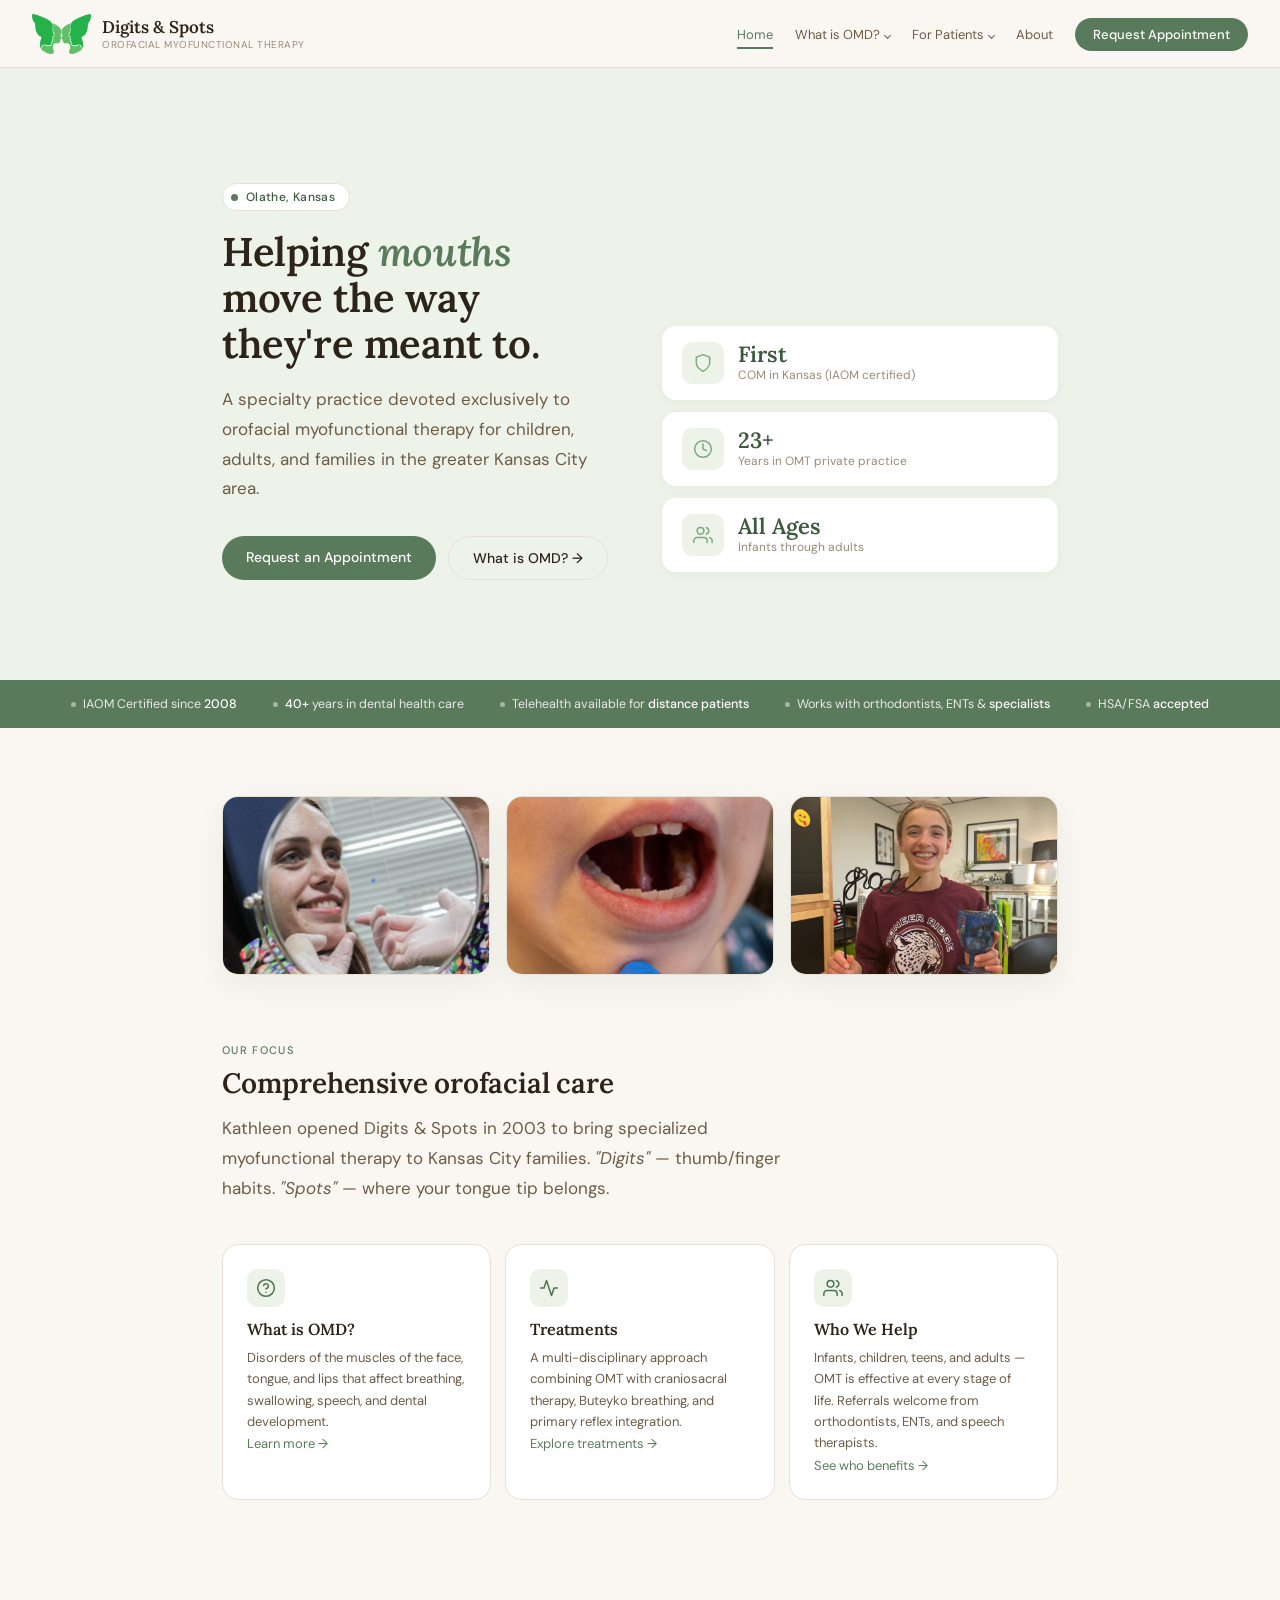
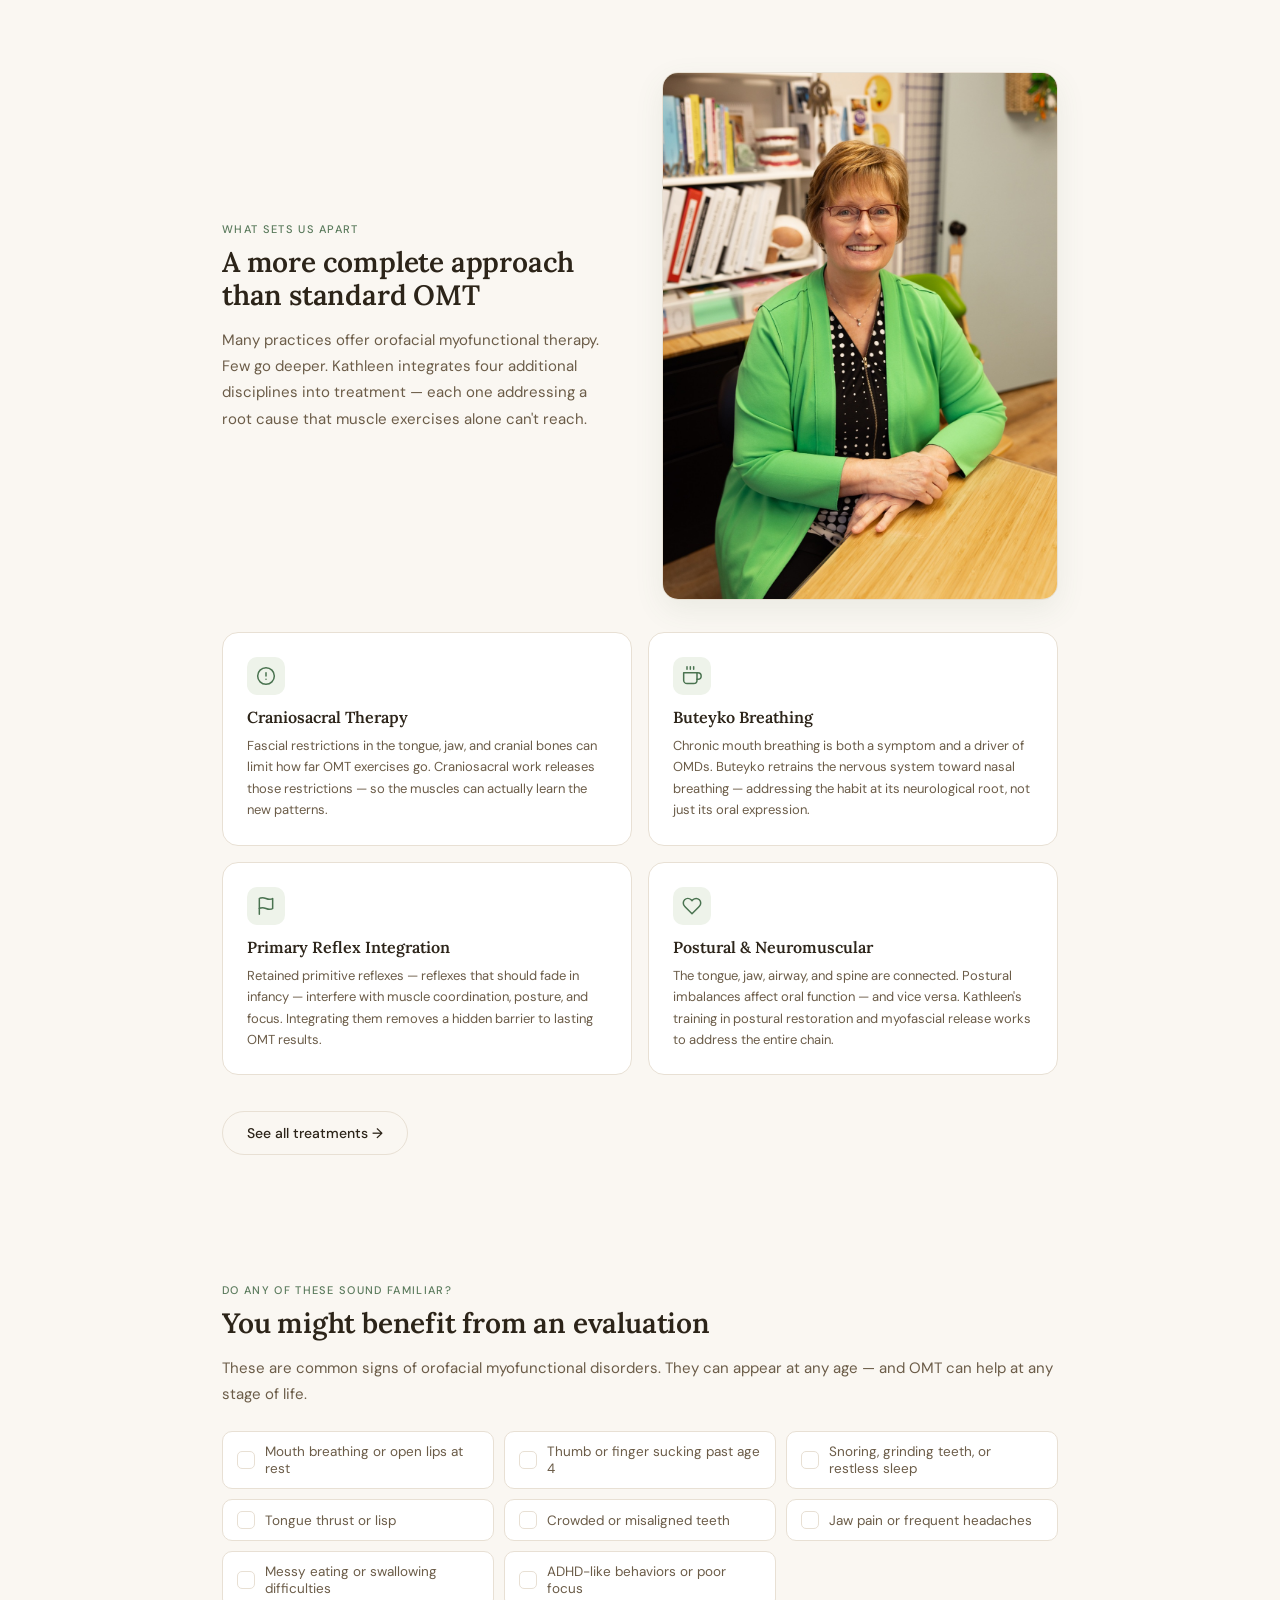
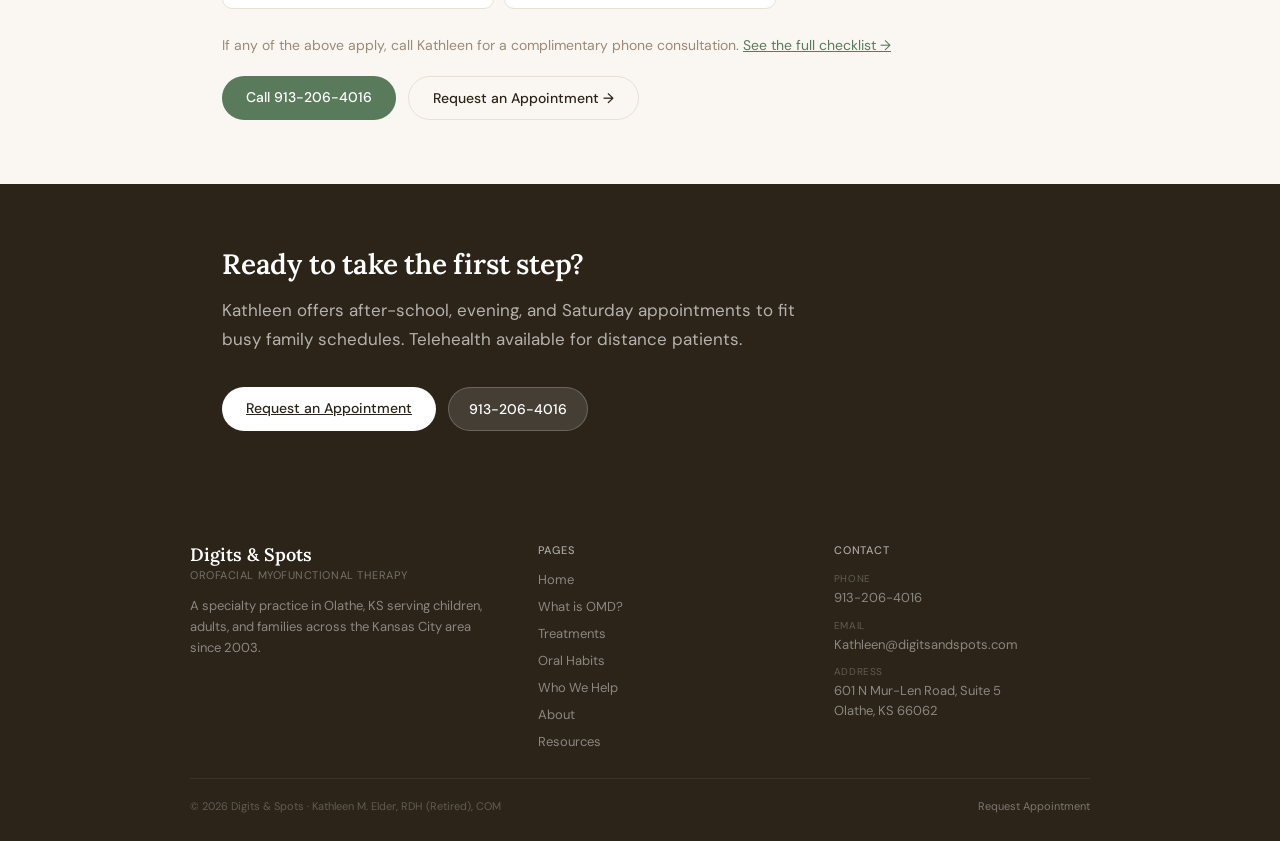
<file: index.html>
<!DOCTYPE html>
<html lang="en">
<head>
  <meta charset="UTF-8" />
  <meta name="viewport" content="width=device-width, initial-scale=1.0" />
  <title>Digits &amp; Spots — Orofacial Myofunctional Therapy | Olathe, KS</title>
  <meta name="description" content="Digits & Spots is a specialty therapy practice in Olathe, KS devoted exclusively to orofacial myofunctional therapy. Kathleen M. Elder, RDH (Retired), COM — Kansas's first Certified Orofacial Myologist." />
  <link rel="stylesheet" href="css/style.css" />
  <link rel="icon" type="image/png" href="images/favicon.png" />
</head>
<body>

  <nav class="ds-nav">
    <a href="index.html" class="ds-logo" aria-label="Digits &amp; Spots home">
      <div class="ds-logo-mark" aria-hidden="true"></div>
      <div>
        <span class="ds-logo-name">Digits &amp; Spots</span>
        <span class="ds-logo-sub">Orofacial Myofunctional Therapy</span>
      </div>
    </a>
    <button class="ds-nav-toggle" aria-label="Toggle navigation" aria-expanded="false">
      <span></span><span></span><span></span>
    </button>
    <ul class="ds-nav-links">
      <li><a href="index.html" class="active">Home</a></li>
      <li class="ds-nav-dropdown">
        <a href="orofacial-myofunctional-disorders.html">What is OMD?</a>
        <ul class="ds-nav-dropdown-menu">
          <li><a href="orofacial-myofunctional-disorders.html">OMD Overview</a></li>
          <li><a href="oral-manifestations.html">Oral Habits</a></li>
        </ul>
      </li>
      <li class="ds-nav-dropdown">
        <a href="treatments.html">For Patients</a>
        <ul class="ds-nav-dropdown-menu">
          <li><a href="who-we-help.html">Who We Help</a></li>
          <li><a href="treatments.html">Treatments</a></li>
          <li><a href="about/digitsandspots.html">New Patients</a></li>
          <li><a href="resources.html">Resources</a></li>
        </ul>
      </li>
      <li><a href="about/digits-and-spots.html">About</a></li>
      <li><a href="contact.html" class="ds-nav-cta">Request Appointment</a></li>
    </ul>
  </nav>

  <section class="ds-hero-band">
    <div class="ds-inner">
      <div class="ds-home-hero-grid">
        <div>
          <div class="ds-hero-eyebrow">
            <span class="ds-hero-eyebrow-dot"></span>
            Olathe, Kansas
          </div>
          <h1 class="ds-h1">Helping <em>mouths</em> move the way they're meant to.</h1>
          <p class="ds-lead">A specialty practice devoted exclusively to orofacial myofunctional therapy for children, adults, and families in the greater Kansas City area.</p>
          <div class="ds-btn-row">
            <a href="contact.html" class="ds-btn-primary">Request an Appointment</a>
            <a href="orofacial-myofunctional-disorders.html" class="ds-btn-outline">What is OMD? →</a>
          </div>
        </div>
        <div class="ds-hero-stats">
          <div class="ds-hero-stat">
            <div class="ds-hero-stat-icon">
              <svg width="20" height="20" viewBox="0 0 24 24" fill="none" stroke="#7aaa7c" stroke-width="1.8" stroke-linecap="round" stroke-linejoin="round" aria-hidden="true"><path d="M12 22s8-4 8-10V5l-8-3-8 3v7c0 6 8 10 8 10z"/></svg>
            </div>
            <div>
              <div class="ds-hero-stat-num">First</div>
              <div class="ds-hero-stat-label">COM in Kansas (IAOM certified)</div>
            </div>
          </div>
          <div class="ds-hero-stat">
            <div class="ds-hero-stat-icon">
              <svg width="20" height="20" viewBox="0 0 24 24" fill="none" stroke="#7aaa7c" stroke-width="1.8" stroke-linecap="round" stroke-linejoin="round" aria-hidden="true"><circle cx="12" cy="12" r="10"/><polyline points="12 6 12 12 16 14"/></svg>
            </div>
            <div>
              <div class="ds-hero-stat-num">23+</div>
              <div class="ds-hero-stat-label">Years in OMT private practice</div>
            </div>
          </div>
          <div class="ds-hero-stat">
            <div class="ds-hero-stat-icon">
              <svg width="20" height="20" viewBox="0 0 24 24" fill="none" stroke="#7aaa7c" stroke-width="1.8" stroke-linecap="round" stroke-linejoin="round" aria-hidden="true"><path d="M17 21v-2a4 4 0 0 0-4-4H5a4 4 0 0 0-4 4v2"/><circle cx="9" cy="7" r="4"/><path d="M23 21v-2a4 4 0 0 0-3-3.87"/><path d="M16 3.13a4 4 0 0 1 0 7.75"/></svg>
            </div>
            <div>
              <div class="ds-hero-stat-num">All Ages</div>
              <div class="ds-hero-stat-label">Infants through adults</div>
            </div>
          </div>
        </div>
      </div>
    </div>
  </section>


  <div class="ds-trust" role="list">
    <div class="ds-trust-item" role="listitem"><span class="ds-trust-dot"></span><span>IAOM Certified since <strong>2008</strong></span></div>
    <div class="ds-trust-item" role="listitem"><span class="ds-trust-dot"></span><span><strong>40+</strong> years in dental health care</span></div>
    <div class="ds-trust-item" role="listitem"><span class="ds-trust-dot"></span><span>Telehealth available for <strong>distance patients</strong></span></div>
    <div class="ds-trust-item" role="listitem"><span class="ds-trust-dot"></span><span>Works with orthodontists, ENTs &amp; <strong>specialists</strong></span></div>
    <div class="ds-trust-item" role="listitem"><span class="ds-trust-dot"></span><span>HSA/FSA <strong>accepted</strong></span></div>
  </div>

  <section class="ds-section" style="padding-bottom:0;">
    <div class="ds-inner">
      <div class="ds-photo-strip wide">
        <figure class="ds-figure"><img src="images/home-img2502.jpg" alt="A patient smiling at a hand mirror during a tongue and jaw exercise" loading="lazy"></figure>
        <figure class="ds-figure"><img src="images/home-print-45.jpg" alt="A child with mouth open during an oral evaluation" loading="lazy"></figure>
        <figure class="ds-figure"><img src="images/home-img8435.jpg" alt="A smiling teen holding a graduation straw and a decorated cup to celebrate finishing therapy" loading="lazy"></figure>
      </div>
    </div>
  </section>

  <main>
    <div class="ds-inner">
      <section class="ds-section">
        <div class="ds-section-label">Our focus</div>
        <h2 class="ds-h2">Comprehensive orofacial care</h2>
        <p class="ds-lead">Kathleen opened Digits &amp; Spots in 2003 to bring specialized myofunctional therapy to Kansas City families. <em>"Digits"</em> — thumb/finger habits. <em>"Spots"</em> — where your tongue tip belongs.</p>

        <div class="ds-card-grid ds-card-grid-3" style="margin-top:40px;">
          <a href="orofacial-myofunctional-disorders.html" class="ds-card">
            <div class="ds-card-icon">
              <svg width="20" height="20" viewBox="0 0 24 24" fill="none" stroke="#4a7350" stroke-width="1.8" stroke-linecap="round" stroke-linejoin="round" aria-hidden="true"><circle cx="12" cy="12" r="10"/><path d="M9.09 9a3 3 0 0 1 5.83 1c0 2-3 3-3 3"/><line x1="12" y1="17" x2="12.01" y2="17"/></svg>
            </div>
            <h3>What is OMD?</h3>
            <p>Disorders of the muscles of the face, tongue, and lips that affect breathing, swallowing, speech, and dental development.</p>
            <span class="ds-card-link">Learn more →</span>
          </a>
          <a href="treatments.html" class="ds-card">
            <div class="ds-card-icon">
              <svg width="20" height="20" viewBox="0 0 24 24" fill="none" stroke="#4a7350" stroke-width="1.8" stroke-linecap="round" stroke-linejoin="round" aria-hidden="true"><path d="M22 12h-4l-3 9L9 3l-3 9H2"/></svg>
            </div>
            <h3>Treatments</h3>
            <p>A multi-disciplinary approach combining OMT with craniosacral therapy, Buteyko breathing, and primary reflex integration.</p>
            <span class="ds-card-link">Explore treatments →</span>
          </a>
          <a href="who-we-help.html" class="ds-card">
            <div class="ds-card-icon">
              <svg width="20" height="20" viewBox="0 0 24 24" fill="none" stroke="#4a7350" stroke-width="1.8" stroke-linecap="round" stroke-linejoin="round" aria-hidden="true"><path d="M17 21v-2a4 4 0 0 0-4-4H5a4 4 0 0 0-4 4v2"/><circle cx="9" cy="7" r="4"/><path d="M23 21v-2a4 4 0 0 0-3-3.87"/><path d="M16 3.13a4 4 0 0 1 0 7.75"/></svg>
            </div>
            <h3>Who We Help</h3>
            <p>Infants, children, teens, and adults — OMT is effective at every stage of life. Referrals welcome from orthodontists, ENTs, and speech therapists.</p>
            <span class="ds-card-link">See who benefits →</span>
          </a>
        </div>
      </section>

      <section class="ds-section">
        <div class="ds-media-grid img-right" style="margin-bottom:8px;">
          <div>
            <div class="ds-section-label">What sets us apart</div>
            <h2 class="ds-h2">A more complete approach than standard OMT</h2>
            <p class="ds-body">Many practices offer orofacial myofunctional therapy. Few go deeper. Kathleen integrates four additional disciplines into treatment — each one addressing a root cause that muscle exercises alone can't reach.</p>
          </div>
          <figure class="ds-figure ds-media-figure portrait">
            <img src="images/ke-green.jpg" alt="Kathleen M. Elder, RDH (Retired), COM, at the Digits &amp; Spots office" loading="lazy">
          </figure>
        </div>

        <div class="ds-card-grid" style="margin-top:32px;">
          <div class="ds-card">
            <div class="ds-card-icon">
              <svg width="20" height="20" viewBox="0 0 24 24" fill="none" stroke="#4a7350" stroke-width="1.8" stroke-linecap="round" stroke-linejoin="round" aria-hidden="true"><circle cx="12" cy="12" r="10"/><path d="M12 8v4"/><path d="M12 16h.01"/></svg>
            </div>
            <h3>Craniosacral Therapy</h3>
            <p>Fascial restrictions in the tongue, jaw, and cranial bones can limit how far OMT exercises go. Craniosacral work releases those restrictions — so the muscles can actually learn the new patterns.</p>
          </div>
          <div class="ds-card">
            <div class="ds-card-icon">
              <svg width="20" height="20" viewBox="0 0 24 24" fill="none" stroke="#4a7350" stroke-width="1.8" stroke-linecap="round" stroke-linejoin="round" aria-hidden="true"><path d="M18 8h1a4 4 0 0 1 0 8h-1"/><path d="M2 8h16v9a4 4 0 0 1-4 4H6a4 4 0 0 1-4-4V8z"/><line x1="6" y1="1" x2="6" y2="4"/><line x1="10" y1="1" x2="10" y2="4"/><line x1="14" y1="1" x2="14" y2="4"/></svg>
            </div>
            <h3>Buteyko Breathing</h3>
            <p>Chronic mouth breathing is both a symptom and a driver of OMDs. Buteyko retrains the nervous system toward nasal breathing — addressing the habit at its neurological root, not just its oral expression.</p>
          </div>
          <div class="ds-card">
            <div class="ds-card-icon">
              <svg width="20" height="20" viewBox="0 0 24 24" fill="none" stroke="#4a7350" stroke-width="1.8" stroke-linecap="round" stroke-linejoin="round" aria-hidden="true"><path d="M4 15s1-1 4-1 5 2 8 2 4-1 4-1V3s-1 1-4 1-5-2-8-2-4 1-4 1z"/><line x1="4" y1="22" x2="4" y2="15"/></svg>
            </div>
            <h3>Primary Reflex Integration</h3>
            <p>Retained primitive reflexes — reflexes that should fade in infancy — interfere with muscle coordination, posture, and focus. Integrating them removes a hidden barrier to lasting OMT results.</p>
          </div>
          <div class="ds-card">
            <div class="ds-card-icon">
              <svg width="20" height="20" viewBox="0 0 24 24" fill="none" stroke="#4a7350" stroke-width="1.8" stroke-linecap="round" stroke-linejoin="round" aria-hidden="true"><path d="M20.84 4.61a5.5 5.5 0 0 0-7.78 0L12 5.67l-1.06-1.06a5.5 5.5 0 0 0-7.78 7.78l1.06 1.06L12 21.23l7.78-7.78 1.06-1.06a5.5 5.5 0 0 0 0-7.78z"/></svg>
            </div>
            <h3>Postural &amp; Neuromuscular</h3>
            <p>The tongue, jaw, airway, and spine are connected. Postural imbalances affect oral function — and vice versa. Kathleen's training in postural restoration and myofascial release works to address the entire chain.</p>
          </div>
        </div>

        <div class="ds-btn-row" style="margin-top:36px;">
          <a href="treatments.html" class="ds-btn-outline">See all treatments →</a>
        </div>
      </section>

      <section class="ds-section">
        <div class="ds-section-label">Do any of these sound familiar?</div>
        <h2 class="ds-h2">You might benefit from an evaluation</h2>
        <p class="ds-body">These are common signs of orofacial myofunctional disorders. They can appear at any age — and OMT can help at any stage of life.</p>

        <div class="ds-symptoms" role="list">
          <div class="ds-symptom" role="listitem" tabindex="0">
            <div class="ds-symptom-box" aria-hidden="true"></div>
            Mouth breathing or open lips at rest
          </div>
          <div class="ds-symptom" role="listitem" tabindex="0">
            <div class="ds-symptom-box" aria-hidden="true"></div>
            Thumb or finger sucking past age 4
          </div>
          <div class="ds-symptom" role="listitem" tabindex="0">
            <div class="ds-symptom-box" aria-hidden="true"></div>
            Snoring, grinding teeth, or restless sleep
          </div>
          <div class="ds-symptom" role="listitem" tabindex="0">
            <div class="ds-symptom-box" aria-hidden="true"></div>
            Tongue thrust or lisp
          </div>
          <div class="ds-symptom" role="listitem" tabindex="0">
            <div class="ds-symptom-box" aria-hidden="true"></div>
            Crowded or misaligned teeth
          </div>
          <div class="ds-symptom" role="listitem" tabindex="0">
            <div class="ds-symptom-box" aria-hidden="true"></div>
            Jaw pain or frequent headaches
          </div>
          <div class="ds-symptom" role="listitem" tabindex="0">
            <div class="ds-symptom-box" aria-hidden="true"></div>
            Messy eating or swallowing difficulties
          </div>
          <div class="ds-symptom" role="listitem" tabindex="0">
            <div class="ds-symptom-box" aria-hidden="true"></div>
            ADHD-like behaviors or poor focus
          </div>
        </div>

        <p class="ds-body" style="color:var(--warm-muted); font-size:14px; margin-top:8px;">If any of the above apply, call Kathleen for a complimentary phone consultation. <a href="oral-manifestations.html" style="color:var(--sage);">See the full checklist →</a></p>
        <div class="ds-btn-row">
          <a href="tel:9132064016" class="ds-btn-primary">Call 913-206-4016</a>
          <a href="contact.html" class="ds-btn-outline">Request an Appointment →</a>
        </div>
      </section>
    </div>

    <div class="ds-dark">
      <div class="ds-inner">
        <h2 class="ds-h2">Ready to take the first step?</h2>
        <p class="ds-lead">Kathleen offers after-school, evening, and Saturday appointments to fit busy family schedules. Telehealth available for distance patients.</p>
        <div class="ds-btn-row">
          <a href="contact.html" class="ds-btn-white">Request an Appointment</a>
          <a href="tel:9132064016" class="ds-btn-ghost">913-206-4016</a>
        </div>
      </div>
    </div>
  </main>

  <footer class="ds-footer">
    <div class="ds-footer-grid">
      <div>
        <div class="ds-footer-name">Digits &amp; Spots</div>
        <div class="ds-footer-sub">Orofacial Myofunctional Therapy</div>
        <p class="ds-footer-desc">A specialty practice in Olathe, KS serving children, adults, and families across the Kansas City area since 2003.</p>
      </div>
      <div>
        <div class="ds-footer-col-title">Pages</div>
        <nav class="ds-footer-links" aria-label="Footer navigation">
          <a href="index.html">Home</a>
          <a href="orofacial-myofunctional-disorders.html">What is OMD?</a>
          <a href="treatments.html">Treatments</a>
          <a href="oral-manifestations.html">Oral Habits</a>
          <a href="who-we-help.html">Who We Help</a>
          <a href="about/digits-and-spots.html">About</a>
          <a href="resources.html">Resources</a>
        </nav>
      </div>
      <div>
        <div class="ds-footer-col-title">Contact</div>
        <div class="ds-footer-contact">
          <div class="ds-footer-contact-item">
            <div class="ds-footer-contact-label">Phone</div>
            <a href="tel:9132064016">913-206-4016</a>
          </div>
          <div class="ds-footer-contact-item">
            <div class="ds-footer-contact-label">Email</div>
            <a href="mailto:Kathleen@digitsandspots.com">Kathleen@digitsandspots.com</a>
          </div>
          <div class="ds-footer-contact-item">
            <div class="ds-footer-contact-label">Address</div>
            601 N Mur-Len Road, Suite 5<br>Olathe, KS 66062
          </div>
        </div>
      </div>
    </div>
    <div class="ds-footer-bottom">
      <span>&copy; 2026 Digits &amp; Spots &middot; Kathleen M. Elder, RDH (Retired), COM</span>
      <a href="contact.html" style="color:rgba(255,255,255,0.38); text-decoration:none;">Request Appointment</a>
    </div>
  </footer>

  <script src="js/main.js"></script>
  <script>
    document.querySelectorAll('.ds-symptom').forEach(function(el) {
      function toggle() { el.classList.toggle('checked'); }
      el.addEventListener('click', toggle);
      el.addEventListener('keydown', function(e) { if (e.key === 'Enter' || e.key === ' ') { e.preventDefault(); toggle(); } });
    });
  </script>
</body>
</html>
</file>
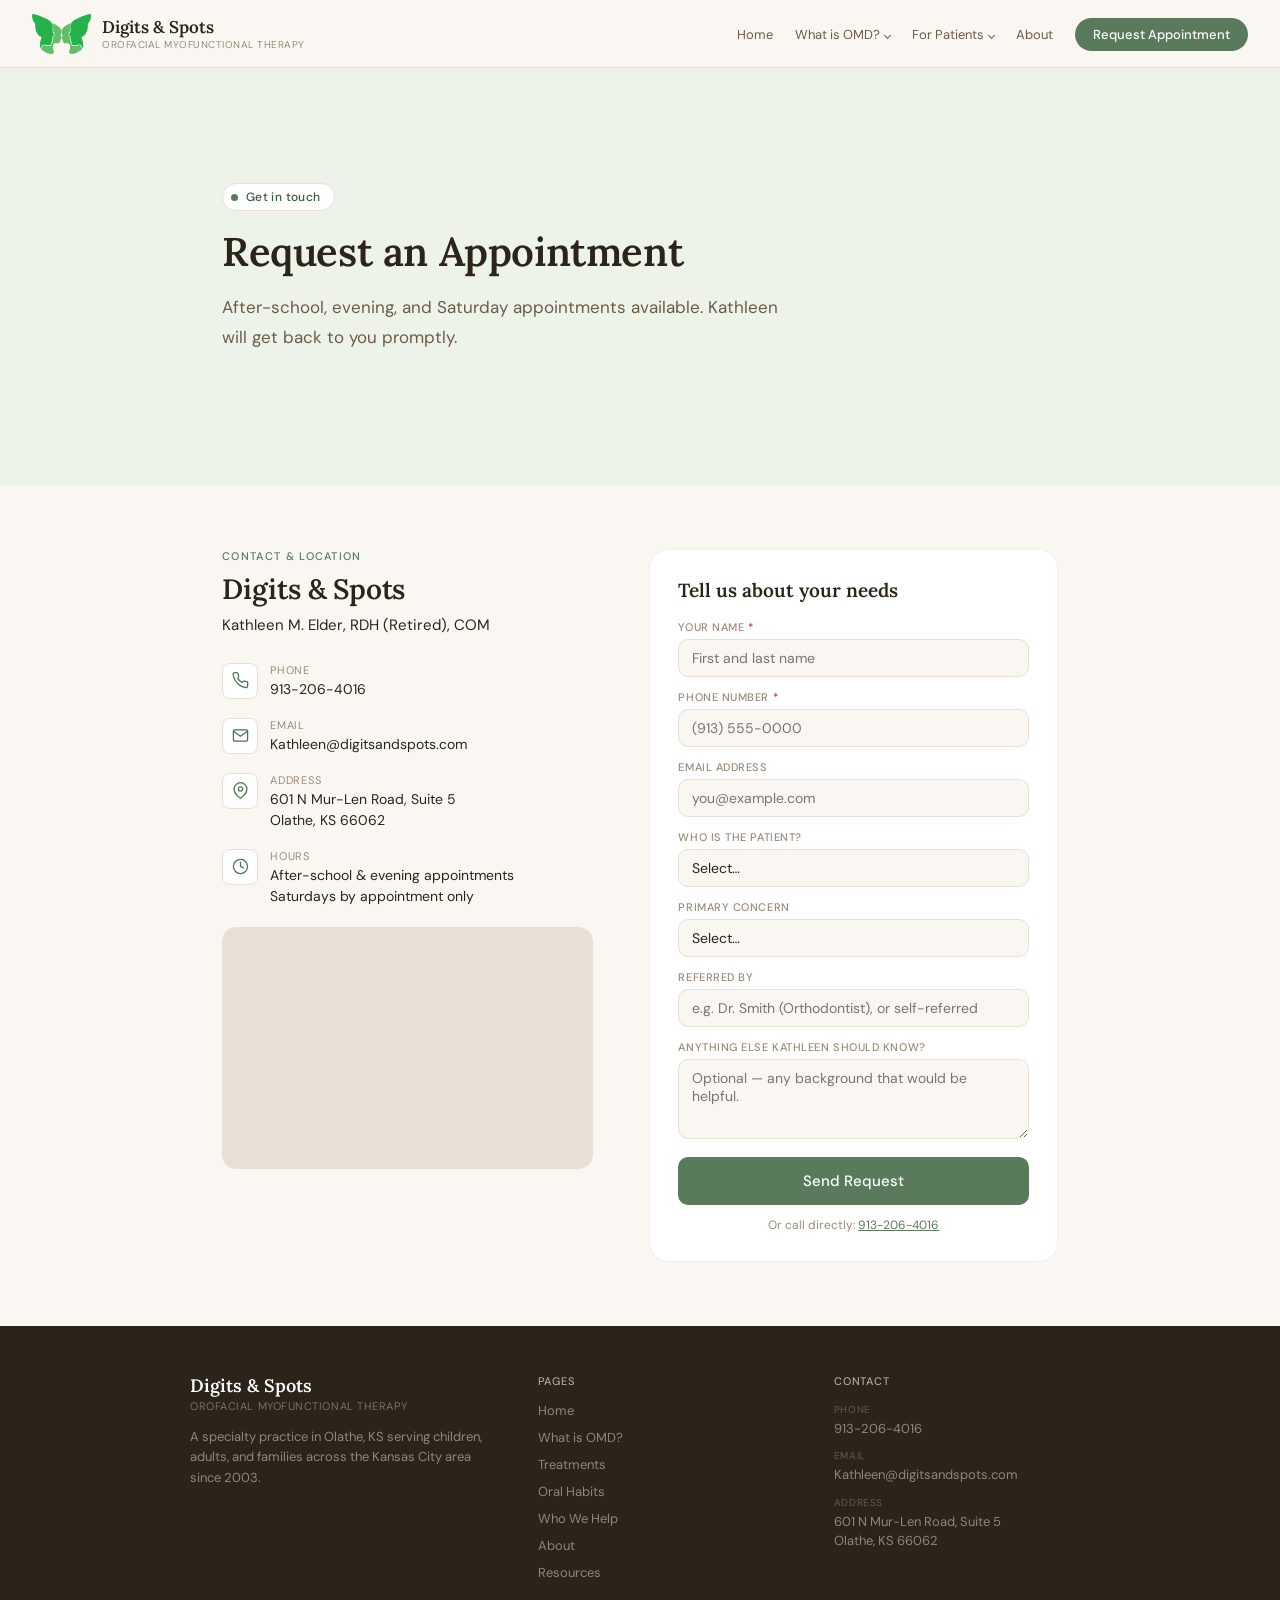
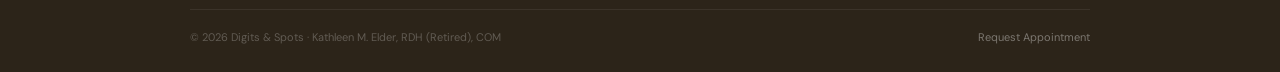
<file: contact.html>
<!DOCTYPE html>
<html lang="en">
<head>
  <meta charset="UTF-8" />
  <meta name="viewport" content="width=device-width, initial-scale=1.0" />
  <title>Request an Appointment — Digits &amp; Spots</title>
  <meta name="description" content="Contact Kathleen Elder at Digits & Spots in Olathe, KS. Call 913-206-4016 or send a message to request an appointment." />
  <link rel="stylesheet" href="css/style.css" />
  <link rel="icon" type="image/png" href="images/favicon.png" />
</head>
<body>

  <nav class="ds-nav">
    <a href="index.html" class="ds-logo" aria-label="Digits &amp; Spots home">
      <div class="ds-logo-mark" aria-hidden="true"></div>
      <div>
        <span class="ds-logo-name">Digits &amp; Spots</span>
        <span class="ds-logo-sub">Orofacial Myofunctional Therapy</span>
      </div>
    </a>
    <button class="ds-nav-toggle" aria-label="Toggle navigation" aria-expanded="false">
      <span></span><span></span><span></span>
    </button>
    <ul class="ds-nav-links">
      <li><a href="index.html">Home</a></li>
      <li class="ds-nav-dropdown">
        <a href="orofacial-myofunctional-disorders.html">What is OMD?</a>
        <ul class="ds-nav-dropdown-menu">
          <li><a href="orofacial-myofunctional-disorders.html">OMD Overview</a></li>
          <li><a href="oral-manifestations.html">Oral Habits</a></li>
        </ul>
      </li>
      <li class="ds-nav-dropdown">
        <a href="treatments.html">For Patients</a>
        <ul class="ds-nav-dropdown-menu">
          <li><a href="who-we-help.html">Who We Help</a></li>
          <li><a href="treatments.html">Treatments</a></li>
          <li><a href="about/digitsandspots.html">New Patients</a></li>
          <li><a href="resources.html">Resources</a></li>
        </ul>
      </li>
      <li><a href="about/digits-and-spots.html">About</a></li>
      <li><a href="contact.html" class="ds-nav-cta active">Request Appointment</a></li>
    </ul>
  </nav>

  <section class="ds-hero-band">
    <div class="ds-inner">
      <div class="ds-hero-eyebrow"><span class="ds-hero-eyebrow-dot"></span>Get in touch</div>
      <h1 class="ds-h1">Request an Appointment</h1>
      <p class="ds-lead">After-school, evening, and Saturday appointments available. Kathleen will get back to you promptly.</p>
    </div>
  </section>

  <main>
    <div class="ds-inner">
      <section class="ds-section">
        <div class="ds-contact-grid">

          <!-- LEFT: Details + map -->
          <div>
            <div class="ds-section-label">Contact &amp; location</div>
            <h2 class="ds-h2" style="margin-bottom:6px;">Digits &amp; Spots</h2>
            <p class="ds-body" style="margin-bottom:0; color:var(--muted);">Kathleen M. Elder, RDH (Retired), COM</p>

            <div class="ds-contact-details">
              <div class="ds-citem">
                <div class="ds-citem-icon">
                  <svg width="17" height="17" viewBox="0 0 24 24" fill="none" stroke="#4a7350" stroke-width="1.8" stroke-linecap="round" stroke-linejoin="round" aria-hidden="true"><path d="M22 16.92v3a2 2 0 0 1-2.18 2 19.79 19.79 0 0 1-8.63-3.07A19.5 19.5 0 0 1 4.69 12 19.79 19.79 0 0 1 1.61 3.18 2 2 0 0 1 3.6 1h3a2 2 0 0 1 2 1.72c.127.96.361 1.903.7 2.81a2 2 0 0 1-.45 2.11L7.91 8.6a16 16 0 0 0 6.29 6.29l1.45-1.45a2 2 0 0 1 2.11-.45c.907.339 1.85.573 2.81.7A2 2 0 0 1 22 16.92z"/></svg>
                </div>
                <div>
                  <div class="ds-citem-label">Phone</div>
                  <div class="ds-citem-val"><a href="tel:9132064016">913-206-4016</a></div>
                </div>
              </div>
              <div class="ds-citem">
                <div class="ds-citem-icon">
                  <svg width="17" height="17" viewBox="0 0 24 24" fill="none" stroke="#4a7350" stroke-width="1.8" stroke-linecap="round" stroke-linejoin="round" aria-hidden="true"><path d="M4 4h16c1.1 0 2 .9 2 2v12c0 1.1-.9 2-2 2H4c-1.1 0-2-.9-2-2V6c0-1.1.9-2 2-2z"/><polyline points="22,6 12,13 2,6"/></svg>
                </div>
                <div>
                  <div class="ds-citem-label">Email</div>
                  <div class="ds-citem-val"><a href="mailto:Kathleen@digitsandspots.com">Kathleen@digitsandspots.com</a></div>
                </div>
              </div>
              <div class="ds-citem">
                <div class="ds-citem-icon">
                  <svg width="17" height="17" viewBox="0 0 24 24" fill="none" stroke="#4a7350" stroke-width="1.8" stroke-linecap="round" stroke-linejoin="round" aria-hidden="true"><path d="M21 10c0 7-9 13-9 13s-9-6-9-13a9 9 0 0 1 18 0z"/><circle cx="12" cy="10" r="3"/></svg>
                </div>
                <div>
                  <div class="ds-citem-label">Address</div>
                  <div class="ds-citem-val">601 N Mur-Len Road, Suite 5<br>Olathe, KS 66062</div>
                </div>
              </div>
              <div class="ds-citem">
                <div class="ds-citem-icon">
                  <svg width="17" height="17" viewBox="0 0 24 24" fill="none" stroke="#4a7350" stroke-width="1.8" stroke-linecap="round" stroke-linejoin="round" aria-hidden="true"><circle cx="12" cy="12" r="10"/><polyline points="12 6 12 12 16 14"/></svg>
                </div>
                <div>
                  <div class="ds-citem-label">Hours</div>
                  <div class="ds-citem-val">After-school &amp; evening appointments<br>Saturdays by appointment only</div>
                </div>
              </div>
            </div>

            <div class="ds-map-placeholder">
              <iframe
                src="https://www.google.com/maps/embed?pb=!1m18!1m12!1m3!1d3104.0!2d-94.81!3d38.88!2m3!1f0!2f0!3f0!3m2!1i1024!2i768!4f13.1!3m3!1m2!1s0x87c0c8b0e5a1!2s601%20N%20Mur-Len%20Rd%20Suite%205%2C%20Olathe%2C%20KS%2066062!5e0!3m2!1sen!2sus!4v1!5m2!1sen!2sus"
                width="100%" height="240"
                style="border:0; border-radius:12px; display:block;"
                allowfullscreen="" loading="lazy"
                referrerpolicy="no-referrer-when-downgrade"
                title="Digits &amp; Spots — 601 N Mur-Len Rd, Olathe, KS">
              </iframe>
            </div>
          </div>

          <!-- RIGHT: Form -->
          <div class="ds-form-card">
            <h3>Tell us about your needs</h3>
            <form
              class="ds-contact-form"
              action="https://formspree.io/f/mwvzbyea"
              method="POST"
              novalidate
            >
              <input type="hidden" name="_subject" value="New appointment request — Digits &amp; Spots" />
              <input type="text" name="_gotcha" style="display:none" tabindex="-1" autocomplete="off" />

              <div class="ds-field">
                <label for="name">Your name <span style="color:#c0392b;" aria-hidden="true">*</span></label>
                <input type="text" id="name" name="name" placeholder="First and last name" autocomplete="name" required />
              </div>

              <div class="ds-field">
                <label for="phone">Phone number <span style="color:#c0392b;" aria-hidden="true">*</span></label>
                <input type="tel" id="phone" name="phone" placeholder="(913) 555-0000" autocomplete="tel" required />
              </div>

              <div class="ds-field">
                <label for="email">Email address</label>
                <input type="email" id="email" name="email" placeholder="you@example.com" autocomplete="email" />
              </div>

              <div class="ds-field">
                <label for="patient-age">Who is the patient?</label>
                <select id="patient-age" name="patient_age">
                  <option value="">Select…</option>
                  <option value="infant">Infant / toddler</option>
                  <option value="child">Child (under 12)</option>
                  <option value="teen">Teen (12–17)</option>
                  <option value="adult">Adult (18+)</option>
                </select>
              </div>

              <div class="ds-field">
                <label for="concern">Primary concern</label>
                <select id="concern" name="concern">
                  <option value="">Select…</option>
                  <option value="digit-sucking">Thumb / finger sucking</option>
                  <option value="tongue-thrust">Tongue thrust</option>
                  <option value="mouth-breathing">Mouth breathing</option>
                  <option value="orthodontic">Orthodontic support (pre/post)</option>
                  <option value="speech">Speech / lisp</option>
                  <option value="sleep">Sleep / snoring</option>
                  <option value="swallowing">Swallowing difficulty</option>
                  <option value="unsure">Not sure — want to learn more</option>
                </select>
              </div>

              <div class="ds-field">
                <label for="referred-by">Referred by</label>
                <input type="text" id="referred-by" name="referred_by" placeholder="e.g. Dr. Smith (Orthodontist), or self-referred" />
              </div>

              <div class="ds-field">
                <label for="message">Anything else Kathleen should know?</label>
                <textarea id="message" name="message" placeholder="Optional — any background that would be helpful."></textarea>
              </div>

              <div id="form-success" role="alert" style="display:none; background:var(--sage-pale); border:1px solid var(--warm-tan); border-radius:10px; padding:14px 16px; font-size:14px; color:var(--sage-deep); line-height:1.5;">
                ✓ <strong>Request sent!</strong> Kathleen will be in touch soon. You can also reach her at <a href="tel:9132064016" style="color:var(--sage-deep);">913-206-4016</a>.
              </div>
              <div id="form-error" role="alert" style="display:none; background:#fdf2f2; border:1px solid #e8b4b4; border-radius:10px; padding:14px 16px; font-size:14px; color:#8b2e2e; line-height:1.5;">
                ✗ Something went wrong — please try again or call <a href="tel:9132064016" style="color:#8b2e2e;">913-206-4016</a>.
              </div>

              <button type="submit" id="form-submit-btn" style="width:100%; text-align:center; padding:14px; background:var(--sage); color:white; border:none; border-radius:10px; font-size:15px; font-weight:500; cursor:pointer; font-family:var(--font-body); transition:background 0.18s;">Send Request</button>
              <p class="ds-form-note">Or call directly: <a href="tel:9132064016">913-206-4016</a></p>
            </form>
          </div>

        </div>
      </section>
    </div>
  </main>

  <footer class="ds-footer">
    <div class="ds-footer-grid">
      <div>
        <div class="ds-footer-name">Digits &amp; Spots</div>
        <div class="ds-footer-sub">Orofacial Myofunctional Therapy</div>
        <p class="ds-footer-desc">A specialty practice in Olathe, KS serving children, adults, and families across the Kansas City area since 2003.</p>
      </div>
      <div>
        <div class="ds-footer-col-title">Pages</div>
        <nav class="ds-footer-links" aria-label="Footer navigation">
          <a href="index.html">Home</a>
          <a href="orofacial-myofunctional-disorders.html">What is OMD?</a>
          <a href="treatments.html">Treatments</a>
          <a href="oral-manifestations.html">Oral Habits</a>
          <a href="who-we-help.html">Who We Help</a>
          <a href="about/digits-and-spots.html">About</a>
          <a href="resources.html">Resources</a>
        </nav>
      </div>
      <div>
        <div class="ds-footer-col-title">Contact</div>
        <div class="ds-footer-contact">
          <div class="ds-footer-contact-item">
            <div class="ds-footer-contact-label">Phone</div>
            <a href="tel:9132064016">913-206-4016</a>
          </div>
          <div class="ds-footer-contact-item">
            <div class="ds-footer-contact-label">Email</div>
            <a href="mailto:Kathleen@digitsandspots.com">Kathleen@digitsandspots.com</a>
          </div>
          <div class="ds-footer-contact-item">
            <div class="ds-footer-contact-label">Address</div>
            601 N Mur-Len Road, Suite 5<br>Olathe, KS 66062
          </div>
        </div>
      </div>
    </div>
    <div class="ds-footer-bottom">
      <span>&copy; 2026 Digits &amp; Spots &middot; Kathleen M. Elder, RDH (Retired), COM</span>
      <a href="contact.html" style="color:rgba(255,255,255,0.38); text-decoration:none;">Request Appointment</a>
    </div>
  </footer>

  <script src="js/main.js"></script>
  <script>
    (function () {
      var form    = document.querySelector('.ds-contact-form');
      var btn     = document.getElementById('form-submit-btn');
      var success = document.getElementById('form-success');
      var error   = document.getElementById('form-error');
      if (!form) return;
      form.addEventListener('submit', function (e) {
        e.preventDefault();
        var name  = form.querySelector('#name');
        var phone = form.querySelector('#phone');
        var valid = true;
        [name, phone].forEach(function (el) {
          if (!el.value.trim()) { el.style.borderColor = '#c0392b'; valid = false; }
          else { el.style.borderColor = ''; }
        });
        if (!valid) return;
        btn.disabled = true; btn.textContent = 'Sending…';
        success.style.display = 'none'; error.style.display = 'none';
        fetch(form.action, { method: 'POST', body: new FormData(form), headers: { 'Accept': 'application/json' } })
          .then(function (res) {
            if (res.ok) { success.style.display = 'block'; form.reset(); btn.textContent = 'Sent ✓'; }
            else { return res.json().then(function (d) { throw d; }); }
          })
          .catch(function () { error.style.display = 'block'; btn.disabled = false; btn.textContent = 'Send Request'; });
      });
    })();
  </script>
</body>
</html>
</file>
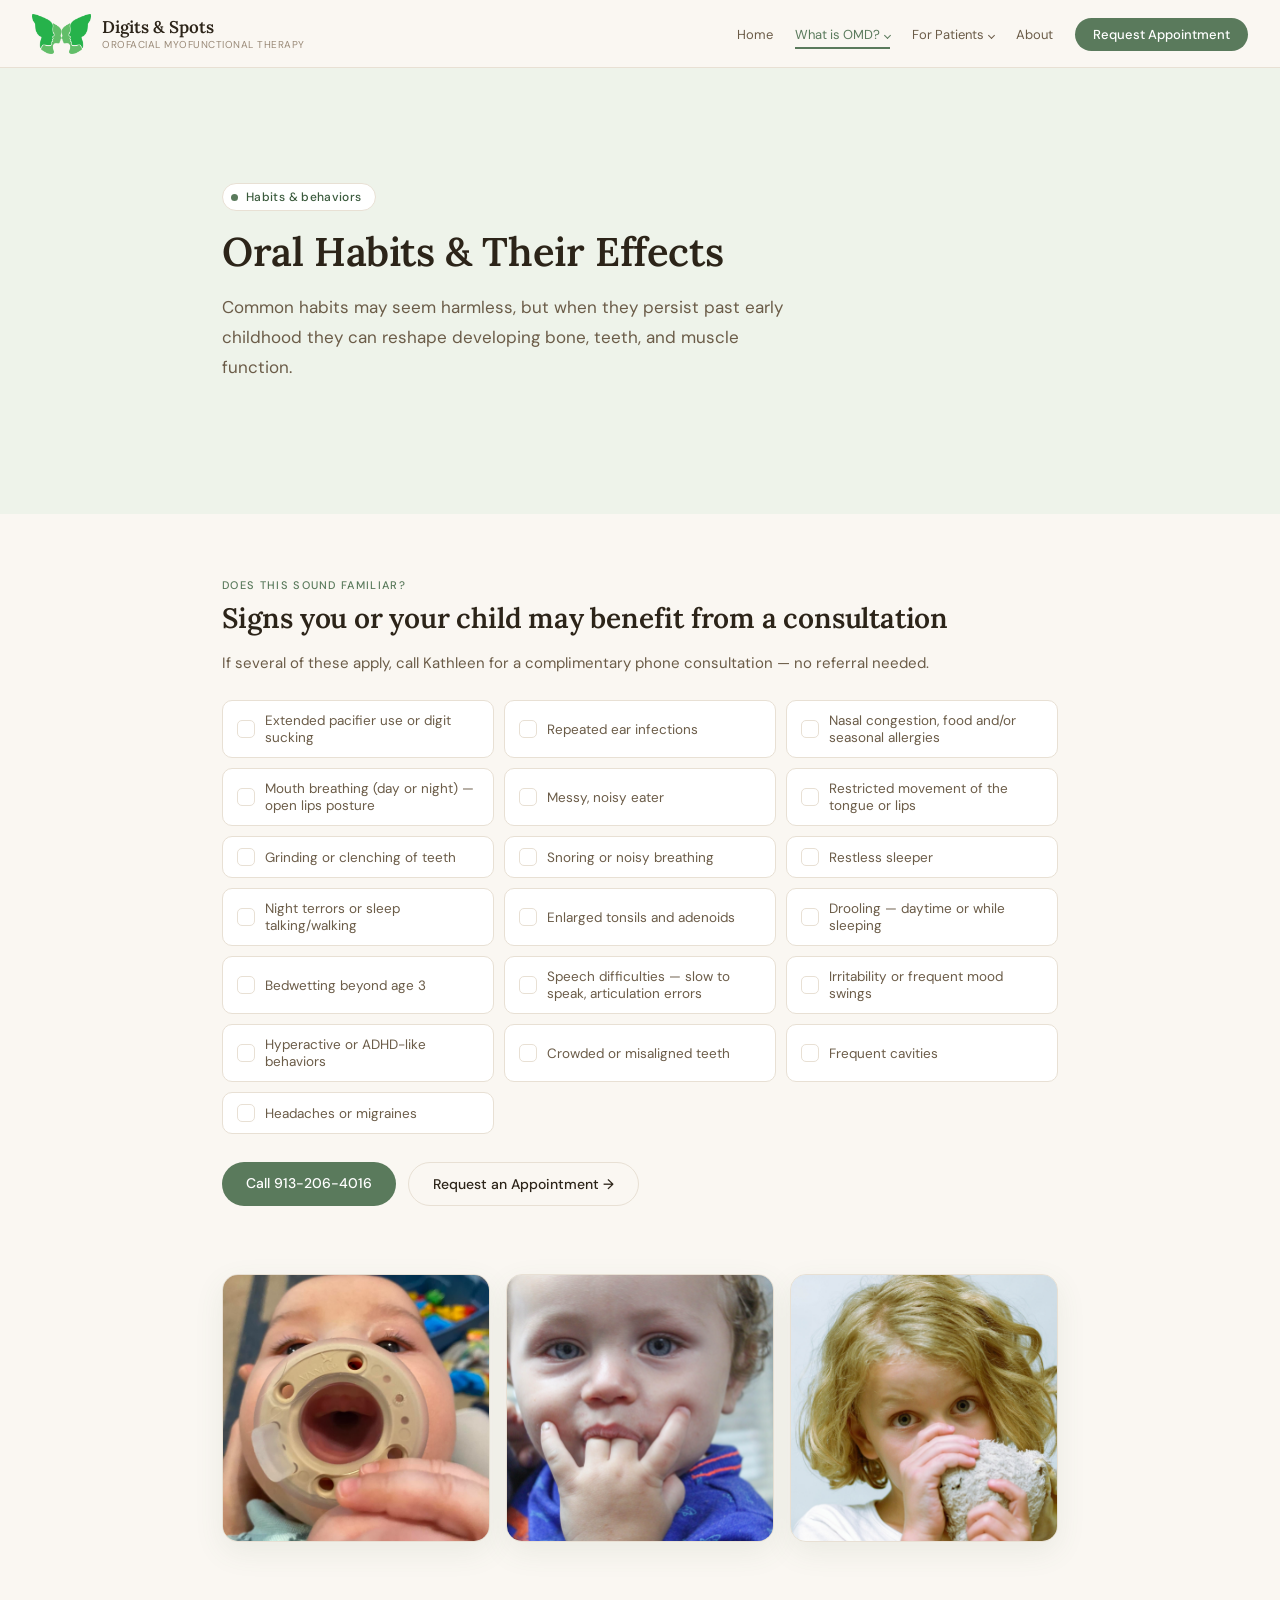
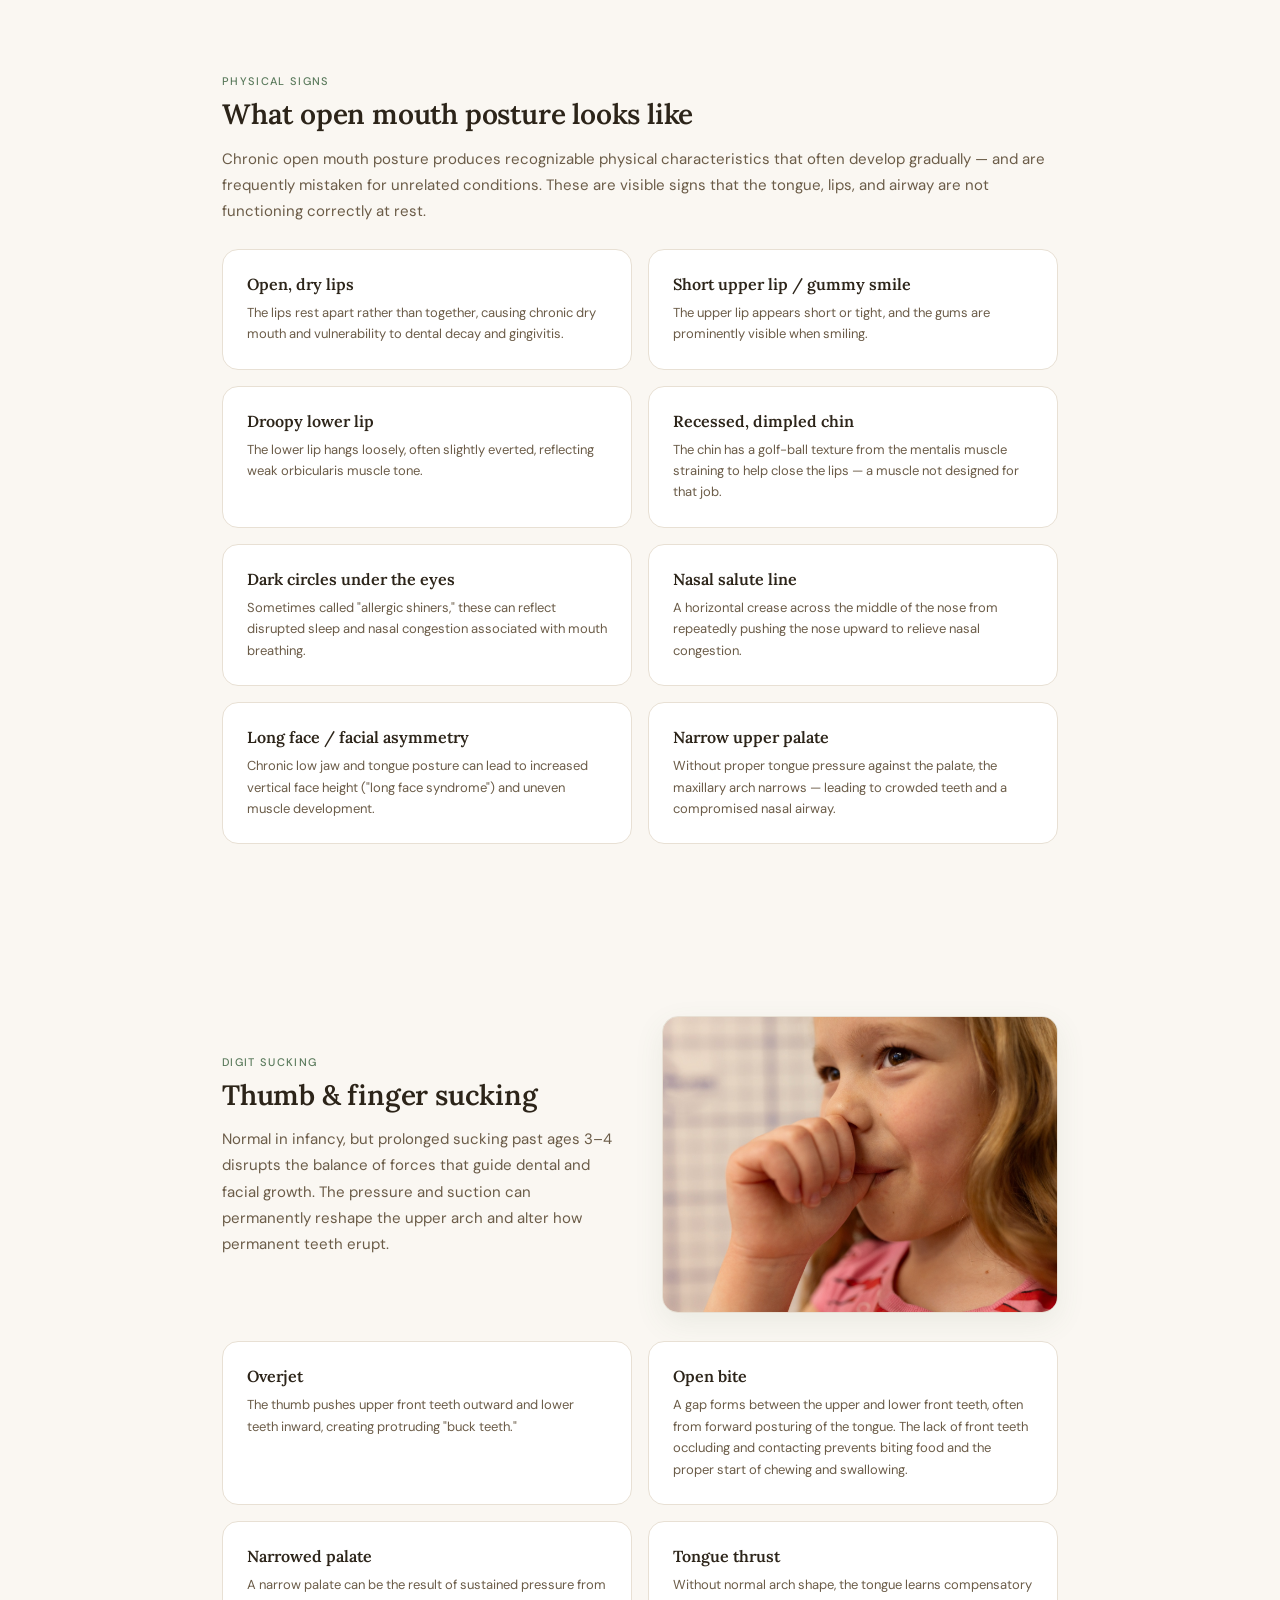
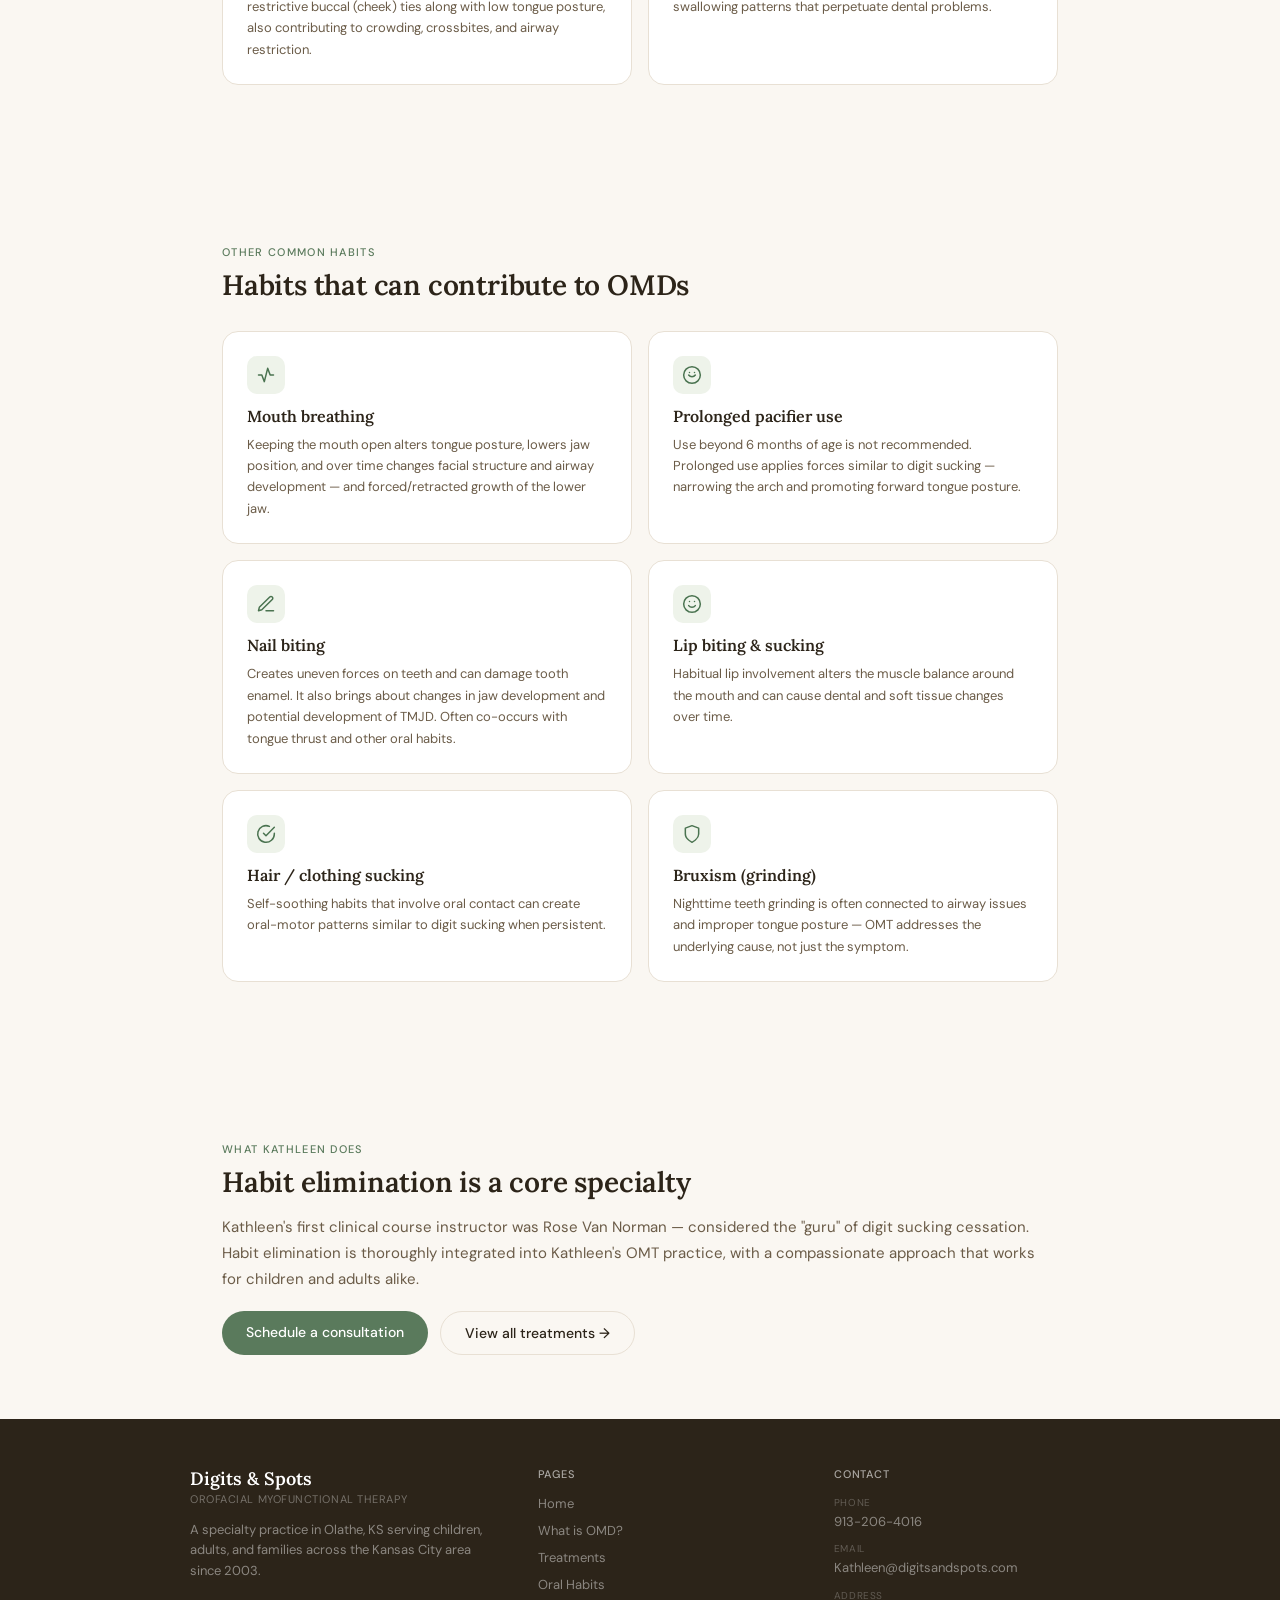
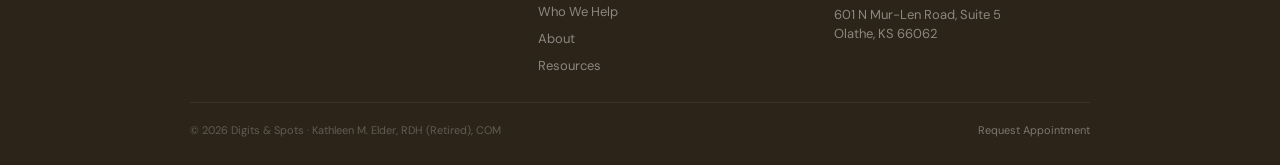
<file: oral-manifestations.html>
<!DOCTYPE html>
<html lang="en">
<head>
  <meta charset="UTF-8" />
  <meta name="viewport" content="width=device-width, initial-scale=1.0" />
  <title>Oral Habits — Digits &amp; Spots</title>
  <meta name="description" content="Common oral habits like thumb sucking, nail biting, and mouth breathing can reshape developing bone and teeth. Learn how OMT helps. Digits & Spots, Olathe KS." />
  <link rel="stylesheet" href="css/style.css" />
  <link rel="icon" type="image/png" href="images/favicon.png" />
</head>
<body>

  <nav class="ds-nav">
    <a href="index.html" class="ds-logo" aria-label="Digits &amp; Spots home">
      <div class="ds-logo-mark" aria-hidden="true"></div>
      <div>
        <span class="ds-logo-name">Digits &amp; Spots</span>
        <span class="ds-logo-sub">Orofacial Myofunctional Therapy</span>
      </div>
    </a>
    <button class="ds-nav-toggle" aria-label="Toggle navigation" aria-expanded="false">
      <span></span><span></span><span></span>
    </button>
    <ul class="ds-nav-links">
      <li><a href="index.html">Home</a></li>
      <li class="ds-nav-dropdown">
        <a href="orofacial-myofunctional-disorders.html" class="active">What is OMD?</a>
        <ul class="ds-nav-dropdown-menu">
          <li><a href="orofacial-myofunctional-disorders.html">OMD Overview</a></li>
          <li><a href="oral-manifestations.html">Oral Habits</a></li>
        </ul>
      </li>
      <li class="ds-nav-dropdown">
        <a href="treatments.html">For Patients</a>
        <ul class="ds-nav-dropdown-menu">
          <li><a href="who-we-help.html">Who We Help</a></li>
          <li><a href="treatments.html">Treatments</a></li>
          <li><a href="about/digitsandspots.html">New Patients</a></li>
          <li><a href="resources.html">Resources</a></li>
        </ul>
      </li>
      <li><a href="about/digits-and-spots.html">About</a></li>
      <li><a href="contact.html" class="ds-nav-cta">Request Appointment</a></li>
    </ul>
  </nav>

  <section class="ds-hero-band">
    <div class="ds-inner">
      <div class="ds-hero-eyebrow"><span class="ds-hero-eyebrow-dot"></span>Habits &amp; behaviors</div>
      <h1 class="ds-h1">Oral Habits &amp; Their Effects</h1>
      <p class="ds-lead">Common habits may seem harmless, but when they persist past early childhood they can reshape developing bone, teeth, and muscle function.</p>
    </div>
  </section>

  <main>
    <div class="ds-inner">

      <!-- SYMPTOM CHECKLIST -->
      <section class="ds-section" aria-labelledby="checklist-heading">
        <div class="ds-section-label">Does this sound familiar?</div>
        <h2 class="ds-h2" id="checklist-heading">Signs you or your child may benefit from a consultation</h2>
        <p class="ds-body">If several of these apply, call Kathleen for a complimentary phone consultation — no referral needed.</p>
        <div class="ds-symptoms" role="list">
          <div class="ds-symptom" role="listitem" tabindex="0"><div class="ds-symptom-box" aria-hidden="true"></div>Extended pacifier use or digit sucking</div>
          <div class="ds-symptom" role="listitem" tabindex="0"><div class="ds-symptom-box" aria-hidden="true"></div>Repeated ear infections</div>
          <div class="ds-symptom" role="listitem" tabindex="0"><div class="ds-symptom-box" aria-hidden="true"></div>Nasal congestion, food and/or seasonal allergies</div>
          <div class="ds-symptom" role="listitem" tabindex="0"><div class="ds-symptom-box" aria-hidden="true"></div>Mouth breathing (day or night) — open lips posture</div>
          <div class="ds-symptom" role="listitem" tabindex="0"><div class="ds-symptom-box" aria-hidden="true"></div>Messy, noisy eater</div>
          <div class="ds-symptom" role="listitem" tabindex="0"><div class="ds-symptom-box" aria-hidden="true"></div>Restricted movement of the tongue or lips</div>
          <div class="ds-symptom" role="listitem" tabindex="0"><div class="ds-symptom-box" aria-hidden="true"></div>Grinding or clenching of teeth</div>
          <div class="ds-symptom" role="listitem" tabindex="0"><div class="ds-symptom-box" aria-hidden="true"></div>Snoring or noisy breathing</div>
          <div class="ds-symptom" role="listitem" tabindex="0"><div class="ds-symptom-box" aria-hidden="true"></div>Restless sleeper</div>
          <div class="ds-symptom" role="listitem" tabindex="0"><div class="ds-symptom-box" aria-hidden="true"></div>Night terrors or sleep talking/walking</div>
          <div class="ds-symptom" role="listitem" tabindex="0"><div class="ds-symptom-box" aria-hidden="true"></div>Enlarged tonsils and adenoids</div>
          <div class="ds-symptom" role="listitem" tabindex="0"><div class="ds-symptom-box" aria-hidden="true"></div>Drooling — daytime or while sleeping</div>
          <div class="ds-symptom" role="listitem" tabindex="0"><div class="ds-symptom-box" aria-hidden="true"></div>Bedwetting beyond age 3</div>
          <div class="ds-symptom" role="listitem" tabindex="0"><div class="ds-symptom-box" aria-hidden="true"></div>Speech difficulties — slow to speak, articulation errors</div>
          <div class="ds-symptom" role="listitem" tabindex="0"><div class="ds-symptom-box" aria-hidden="true"></div>Irritability or frequent mood swings</div>
          <div class="ds-symptom" role="listitem" tabindex="0"><div class="ds-symptom-box" aria-hidden="true"></div>Hyperactive or ADHD-like behaviors</div>
          <div class="ds-symptom" role="listitem" tabindex="0"><div class="ds-symptom-box" aria-hidden="true"></div>Crowded or misaligned teeth</div>
          <div class="ds-symptom" role="listitem" tabindex="0"><div class="ds-symptom-box" aria-hidden="true"></div>Frequent cavities</div>
          <div class="ds-symptom" role="listitem" tabindex="0"><div class="ds-symptom-box" aria-hidden="true"></div>Headaches or migraines</div>
        </div>
        <div class="ds-btn-row" style="margin-top:28px;">
          <a href="tel:9132064016" class="ds-btn-primary">Call 913-206-4016</a>
          <a href="contact.html" class="ds-btn-outline">Request an Appointment →</a>
        </div>
      </section>

      <section class="ds-section" style="padding-top:0;">
        <div class="ds-photo-strip">
          <figure class="ds-figure" style="aspect-ratio:1/1;"><img src="images/baby-pacifier.jpg" alt="An infant looking through a pacifier" loading="lazy"></figure>
          <figure class="ds-figure" style="aspect-ratio:1/1;"><img src="images/oral-img2560.jpg" style="object-position:30% center;" alt="A toddler with fingers resting in the mouth" loading="lazy"></figure>
          <figure class="ds-figure" style="aspect-ratio:1/1;"><img src="images/oral-a130763.jpg" alt="A young child holding a comfort stuffed animal to the mouth" loading="lazy"></figure>
        </div>
      </section>

      <!-- OPEN MOUTH POSTURE SIGNS -->
      <section class="ds-section" aria-labelledby="open-mouth-heading">
        <div class="ds-section-label">Physical signs</div>
        <h2 class="ds-h2" id="open-mouth-heading">What open mouth posture looks like</h2>
        <p class="ds-body">Chronic open mouth posture produces recognizable physical characteristics that often develop gradually — and are frequently mistaken for unrelated conditions. These are visible signs that the tongue, lips, and airway are not functioning correctly at rest.</p>
        <div class="ds-card-grid" style="margin-top:24px;">
          <div class="ds-card"><h3>Open, dry lips</h3><p>The lips rest apart rather than together, causing chronic dry mouth and vulnerability to dental decay and gingivitis.</p></div>
          <div class="ds-card"><h3>Short upper lip / gummy smile</h3><p>The upper lip appears short or tight, and the gums are prominently visible when smiling.</p></div>
          <div class="ds-card"><h3>Droopy lower lip</h3><p>The lower lip hangs loosely, often slightly everted, reflecting weak orbicularis muscle tone.</p></div>
          <div class="ds-card"><h3>Recessed, dimpled chin</h3><p>The chin has a golf-ball texture from the mentalis muscle straining to help close the lips — a muscle not designed for that job.</p></div>
          <div class="ds-card"><h3>Dark circles under the eyes</h3><p>Sometimes called "allergic shiners," these can reflect disrupted sleep and nasal congestion associated with mouth breathing.</p></div>
          <div class="ds-card"><h3>Nasal salute line</h3><p>A horizontal crease across the middle of the nose from repeatedly pushing the nose upward to relieve nasal congestion.</p></div>
          <div class="ds-card"><h3>Long face / facial asymmetry</h3><p>Chronic low jaw and tongue posture can lead to increased vertical face height ("long face syndrome") and uneven muscle development.</p></div>
          <div class="ds-card"><h3>Narrow upper palate</h3><p>Without proper tongue pressure against the palate, the maxillary arch narrows — leading to crowded teeth and a compromised nasal airway.</p></div>
        </div>
      </section>

      <section class="ds-section">
        <div class="ds-media-grid img-right">
          <div>
            <div class="ds-section-label">Digit sucking</div>
            <h2 class="ds-h2">Thumb &amp; finger sucking</h2>
            <p class="ds-body">Normal in infancy, but prolonged sucking past ages 3–4 disrupts the balance of forces that guide dental and facial growth. The pressure and suction can permanently reshape the upper arch and alter how permanent teeth erupt.</p>
          </div>
          <figure class="ds-figure ds-media-figure">
            <img src="images/thumb-sucking.jpg" alt="A child demonstrating a thumb-sucking habit" loading="lazy">
          </figure>
        </div>

        <div class="ds-card-grid" style="margin-top:28px;">
          <div class="ds-card">
            <h3>Overjet</h3>
            <p>The thumb pushes upper front teeth outward and lower teeth inward, creating protruding "buck teeth."</p>
          </div>
          <div class="ds-card">
            <h3>Open bite</h3>
            <p>A gap forms between the upper and lower front teeth, often from forward posturing of the tongue. The lack of front teeth occluding and contacting prevents biting food and the proper start of chewing and swallowing.</p>
          </div>
          <div class="ds-card">
            <h3>Narrowed palate</h3>
            <p>A narrow palate can be the result of sustained pressure from restrictive buccal (cheek) ties along with low tongue posture, also contributing to crowding, crossbites, and airway restriction.</p>
          </div>
          <div class="ds-card">
            <h3>Tongue thrust</h3>
            <p>Without normal arch shape, the tongue learns compensatory swallowing patterns that perpetuate dental problems.</p>
          </div>
        </div>
      </section>

      <section class="ds-section">
        <div class="ds-section-label">Other common habits</div>
        <h2 class="ds-h2">Habits that can contribute to OMDs</h2>

        <div class="ds-card-grid" style="margin-top:28px;">
          <div class="ds-card">
            <div class="ds-card-icon">
              <svg width="20" height="20" viewBox="0 0 24 24" fill="none" stroke="#4a7350" stroke-width="1.8" stroke-linecap="round" stroke-linejoin="round" aria-hidden="true"><path d="M3 12h4l3 8 4-16 3 8h4"/></svg>
            </div>
            <h3>Mouth breathing</h3>
            <p>Keeping the mouth open alters tongue posture, lowers jaw position, and over time changes facial structure and airway development — and forced/retracted growth of the lower jaw.</p>
          </div>
          <div class="ds-card">
            <div class="ds-card-icon">
              <svg width="20" height="20" viewBox="0 0 24 24" fill="none" stroke="#4a7350" stroke-width="1.8" stroke-linecap="round" stroke-linejoin="round" aria-hidden="true"><path d="M12 2a10 10 0 1 0 0 20 10 10 0 0 0 0-20z"/><path d="M8 12s1.5 2 4 2 4-2 4-2"/><line x1="9" y1="9" x2="9.01" y2="9"/><line x1="15" y1="9" x2="15.01" y2="9"/></svg>
            </div>
            <h3>Prolonged pacifier use</h3>
            <p>Use beyond 6 months of age is not recommended. Prolonged use applies forces similar to digit sucking — narrowing the arch and promoting forward tongue posture.</p>
          </div>
          <div class="ds-card">
            <div class="ds-card-icon">
              <svg width="20" height="20" viewBox="0 0 24 24" fill="none" stroke="#4a7350" stroke-width="1.8" stroke-linecap="round" stroke-linejoin="round" aria-hidden="true"><path d="M12 20h9"/><path d="M16.5 3.5a2.121 2.121 0 0 1 3 3L7 19l-4 1 1-4L16.5 3.5z"/></svg>
            </div>
            <h3>Nail biting</h3>
            <p>Creates uneven forces on teeth and can damage tooth enamel. It also brings about changes in jaw development and potential development of TMJD. Often co-occurs with tongue thrust and other oral habits.</p>
          </div>
          <div class="ds-card">
            <div class="ds-card-icon">
              <svg width="20" height="20" viewBox="0 0 24 24" fill="none" stroke="#4a7350" stroke-width="1.8" stroke-linecap="round" stroke-linejoin="round" aria-hidden="true"><circle cx="12" cy="12" r="10"/><path d="M8 14s1.5 2 4 2 4-2 4-2"/><line x1="9" y1="9" x2="9.01" y2="9"/><line x1="15" y1="9" x2="15.01" y2="9"/></svg>
            </div>
            <h3>Lip biting &amp; sucking</h3>
            <p>Habitual lip involvement alters the muscle balance around the mouth and can cause dental and soft tissue changes over time.</p>
          </div>
          <div class="ds-card">
            <div class="ds-card-icon">
              <svg width="20" height="20" viewBox="0 0 24 24" fill="none" stroke="#4a7350" stroke-width="1.8" stroke-linecap="round" stroke-linejoin="round" aria-hidden="true"><path d="M22 11.08V12a10 10 0 1 1-5.93-9.14"/><polyline points="22 4 12 14.01 9 11.01"/></svg>
            </div>
            <h3>Hair / clothing sucking</h3>
            <p>Self-soothing habits that involve oral contact can create oral-motor patterns similar to digit sucking when persistent.</p>
          </div>
          <div class="ds-card">
            <div class="ds-card-icon">
              <svg width="20" height="20" viewBox="0 0 24 24" fill="none" stroke="#4a7350" stroke-width="1.8" stroke-linecap="round" stroke-linejoin="round" aria-hidden="true"><path d="M12 22s8-4 8-10V5l-8-3-8 3v7c0 6 8 10 8 10z"/></svg>
            </div>
            <h3>Bruxism (grinding)</h3>
            <p>Nighttime teeth grinding is often connected to airway issues and improper tongue posture — OMT addresses the underlying cause, not just the symptom.</p>
          </div>
        </div>
      </section>

      <section class="ds-section">
        <div class="ds-section-label">What Kathleen does</div>
        <h2 class="ds-h2">Habit elimination is a core specialty</h2>
        <p class="ds-body">Kathleen's first clinical course instructor was Rose Van Norman — considered the "guru" of digit sucking cessation. Habit elimination is thoroughly integrated into Kathleen's OMT practice, with a compassionate approach that works for children and adults alike.</p>
        <div class="ds-btn-row">
          <a href="contact.html" class="ds-btn-primary">Schedule a consultation</a>
          <a href="treatments.html" class="ds-btn-outline">View all treatments →</a>
        </div>
      </section>

    </div>
  </main>

  <footer class="ds-footer">
    <div class="ds-footer-grid">
      <div>
        <div class="ds-footer-name">Digits &amp; Spots</div>
        <div class="ds-footer-sub">Orofacial Myofunctional Therapy</div>
        <p class="ds-footer-desc">A specialty practice in Olathe, KS serving children, adults, and families across the Kansas City area since 2003.</p>
      </div>
      <div>
        <div class="ds-footer-col-title">Pages</div>
        <nav class="ds-footer-links" aria-label="Footer navigation">
          <a href="index.html">Home</a>
          <a href="orofacial-myofunctional-disorders.html">What is OMD?</a>
          <a href="treatments.html">Treatments</a>
          <a href="oral-manifestations.html">Oral Habits</a>
          <a href="who-we-help.html">Who We Help</a>
          <a href="about/digits-and-spots.html">About</a>
          <a href="resources.html">Resources</a>
        </nav>
      </div>
      <div>
        <div class="ds-footer-col-title">Contact</div>
        <div class="ds-footer-contact">
          <div class="ds-footer-contact-item">
            <div class="ds-footer-contact-label">Phone</div>
            <a href="tel:9132064016">913-206-4016</a>
          </div>
          <div class="ds-footer-contact-item">
            <div class="ds-footer-contact-label">Email</div>
            <a href="mailto:Kathleen@digitsandspots.com">Kathleen@digitsandspots.com</a>
          </div>
          <div class="ds-footer-contact-item">
            <div class="ds-footer-contact-label">Address</div>
            601 N Mur-Len Road, Suite 5<br>Olathe, KS 66062
          </div>
        </div>
      </div>
    </div>
    <div class="ds-footer-bottom">
      <span>&copy; 2026 Digits &amp; Spots &middot; Kathleen M. Elder, RDH (Retired), COM</span>
      <a href="contact.html" style="color:rgba(255,255,255,0.38); text-decoration:none;">Request Appointment</a>
    </div>
  </footer>

  <script src="js/main.js"></script>
  <script>
    document.querySelectorAll('.ds-symptom').forEach(function(el) {
      function toggle() { el.classList.toggle('checked'); }
      el.addEventListener('click', toggle);
      el.addEventListener('keydown', function(e) { if (e.key === 'Enter' || e.key === ' ') { e.preventDefault(); toggle(); } });
    });
  </script>
</body>
</html>
</file>
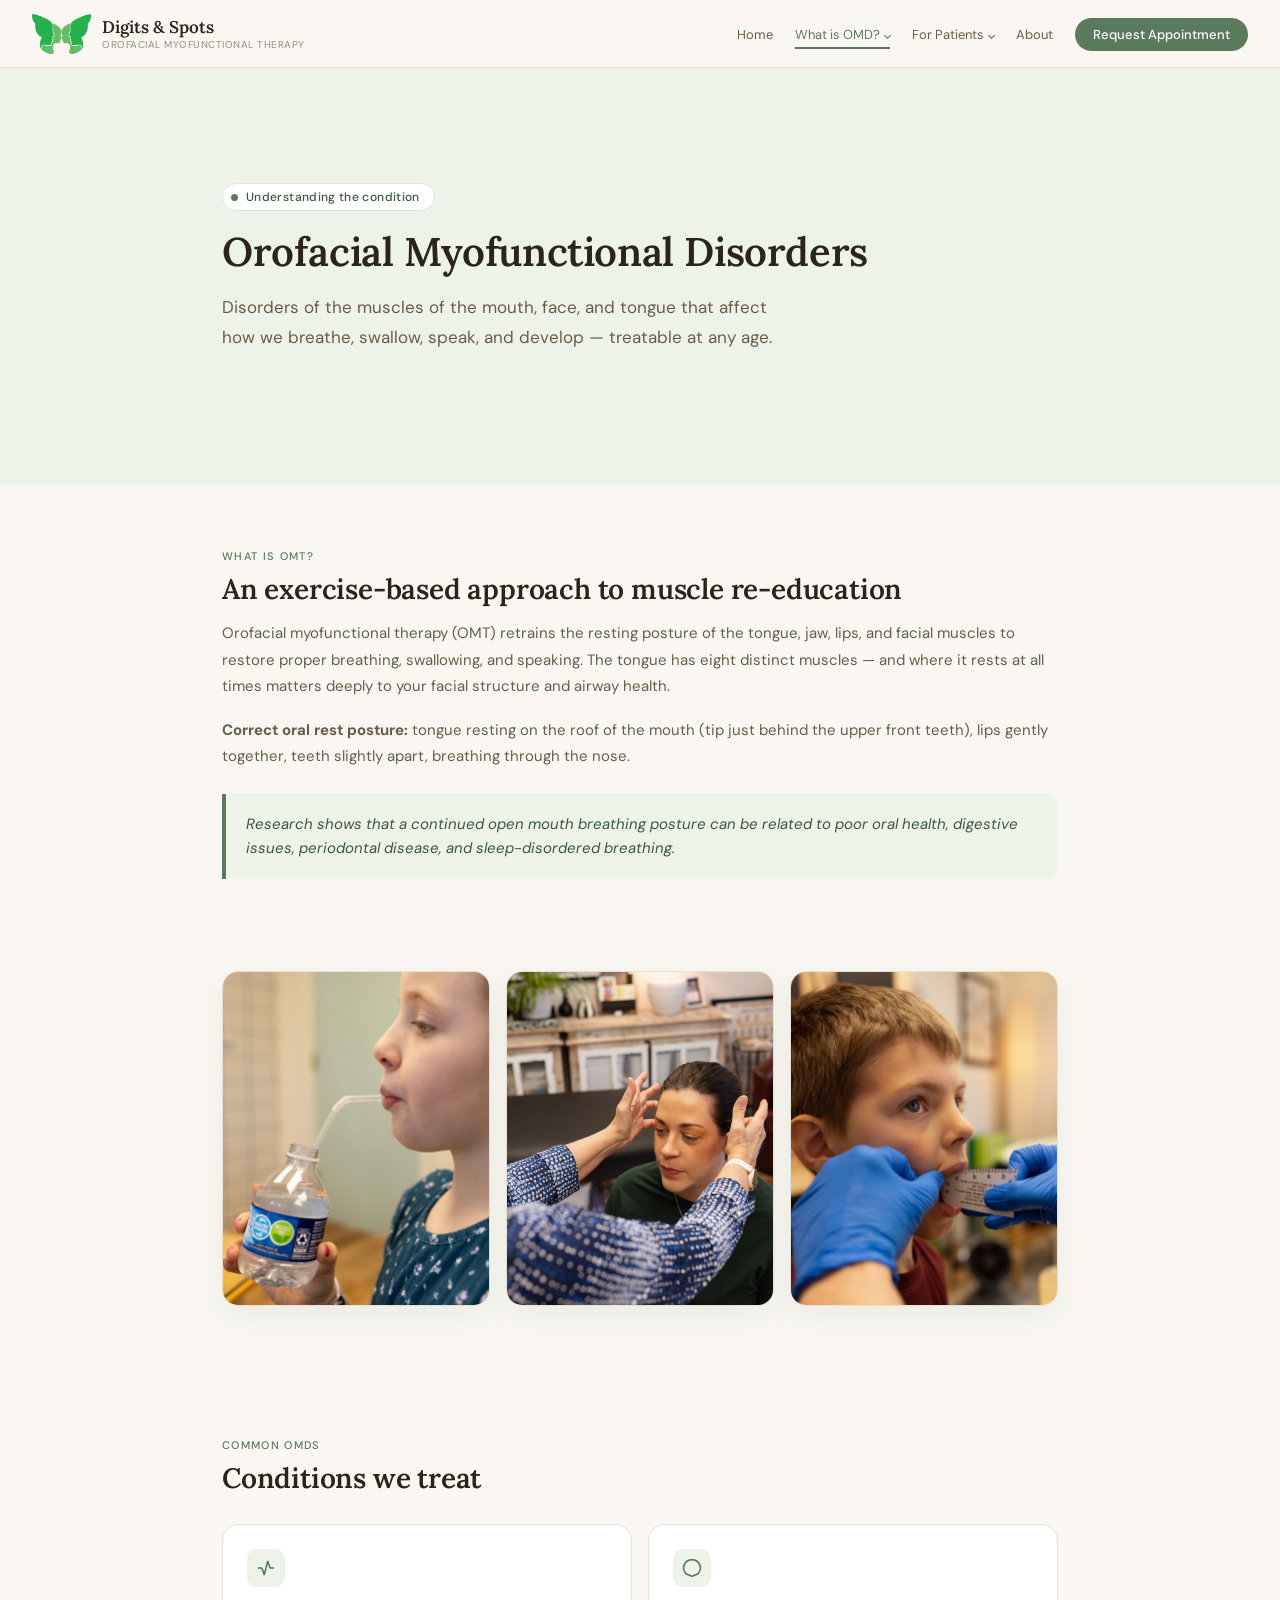
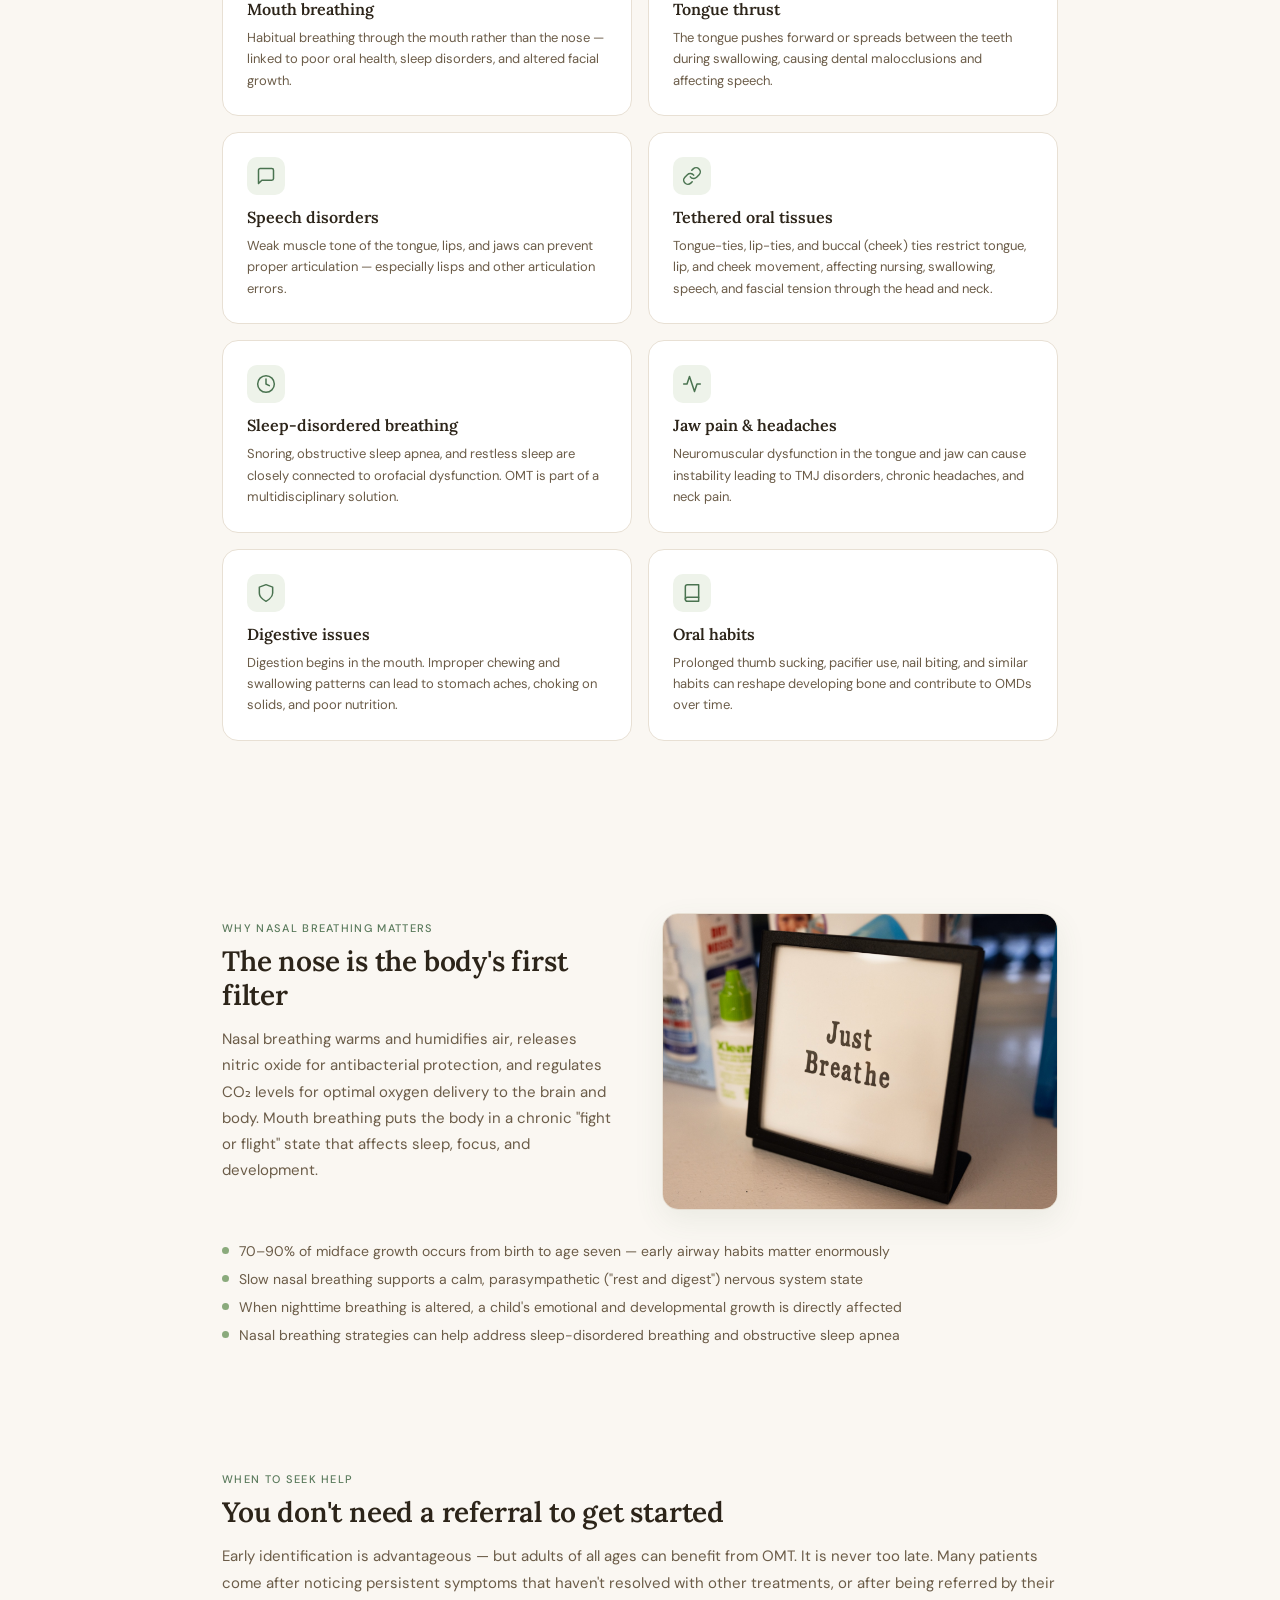
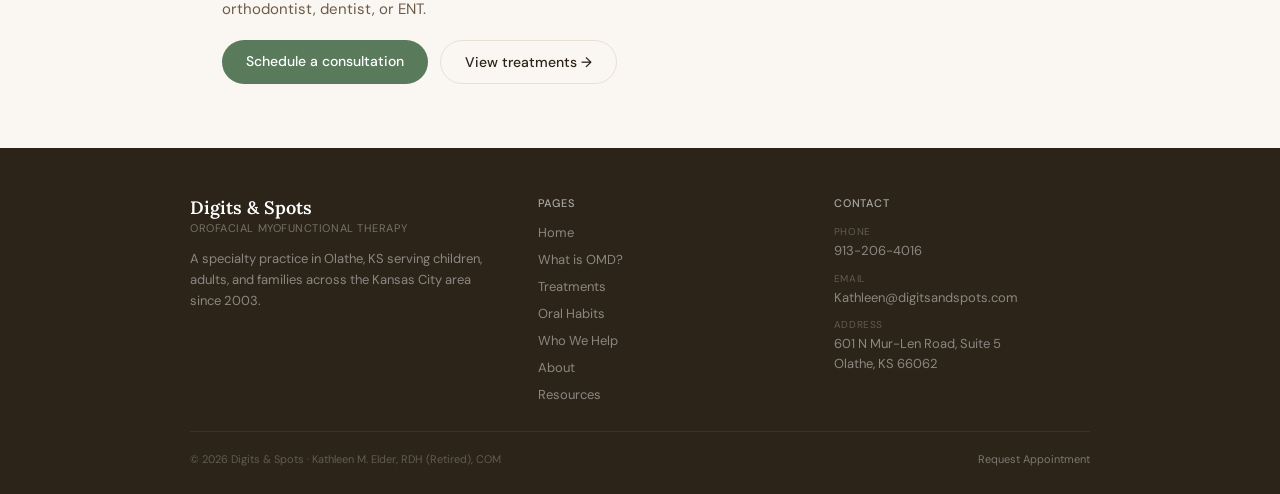
<file: orofacial-myofunctional-disorders.html>
<!DOCTYPE html>
<html lang="en">
<head>
  <meta charset="UTF-8" />
  <meta name="viewport" content="width=device-width, initial-scale=1.0" />
  <title>What is OMD? — Digits &amp; Spots</title>
  <meta name="description" content="Learn what orofacial myofunctional disorders (OMDs) are, what causes them, and how OMT helps. Digits & Spots, Olathe KS." />
  <link rel="stylesheet" href="css/style.css" />
  <link rel="icon" type="image/png" href="images/favicon.png" />
</head>
<body>

  <nav class="ds-nav">
    <a href="index.html" class="ds-logo" aria-label="Digits &amp; Spots home">
      <div class="ds-logo-mark" aria-hidden="true"></div>
      <div>
        <span class="ds-logo-name">Digits &amp; Spots</span>
        <span class="ds-logo-sub">Orofacial Myofunctional Therapy</span>
      </div>
    </a>
    <button class="ds-nav-toggle" aria-label="Toggle navigation" aria-expanded="false">
      <span></span><span></span><span></span>
    </button>
    <ul class="ds-nav-links">
      <li><a href="index.html">Home</a></li>
      <li class="ds-nav-dropdown">
        <a href="orofacial-myofunctional-disorders.html" class="active">What is OMD?</a>
        <ul class="ds-nav-dropdown-menu">
          <li><a href="orofacial-myofunctional-disorders.html">OMD Overview</a></li>
          <li><a href="oral-manifestations.html">Oral Habits</a></li>
        </ul>
      </li>
      <li class="ds-nav-dropdown">
        <a href="treatments.html">For Patients</a>
        <ul class="ds-nav-dropdown-menu">
          <li><a href="who-we-help.html">Who We Help</a></li>
          <li><a href="treatments.html">Treatments</a></li>
          <li><a href="about/digitsandspots.html">New Patients</a></li>
          <li><a href="resources.html">Resources</a></li>
        </ul>
      </li>
      <li><a href="about/digits-and-spots.html">About</a></li>
      <li><a href="contact.html" class="ds-nav-cta">Request Appointment</a></li>
    </ul>
  </nav>

  <section class="ds-hero-band">
    <div class="ds-inner">
      <div class="ds-hero-eyebrow"><span class="ds-hero-eyebrow-dot"></span>Understanding the condition</div>
      <h1 class="ds-h1">Orofacial Myofunctional Disorders</h1>
      <p class="ds-lead">Disorders of the muscles of the mouth, face, and tongue that affect how we breathe, swallow, speak, and develop — treatable at any age.</p>
    </div>
  </section>

  <main>
    <div class="ds-inner">

      <section class="ds-section">
        <div class="ds-section-label">What is OMT?</div>
        <h2 class="ds-h2">An exercise-based approach to muscle re-education</h2>
        <p class="ds-body">Orofacial myofunctional therapy (OMT) retrains the resting posture of the tongue, jaw, lips, and facial muscles to restore proper breathing, swallowing, and speaking. The tongue has eight distinct muscles — and where it rests at all times matters deeply to your facial structure and airway health.</p>
        <p class="ds-body"><strong>Correct oral rest posture:</strong> tongue resting on the roof of the mouth (tip just behind the upper front teeth), lips gently together, teeth slightly apart, breathing through the nose.</p>

        <div class="ds-highlight">
          <p>Research shows that a continued open mouth breathing posture can be related to poor oral health, digestive issues, periodontal disease, and sleep-disordered breathing.</p>
        </div>

      </section>

      <section class="ds-section" style="padding-top:0;">
        <div class="ds-photo-strip">
          <figure class="ds-figure"><img src="images/print-use-50.jpg" alt="A girl drinking from a water bottle through a bent straw to practice a mature swallow" loading="lazy"></figure>
          <figure class="ds-figure"><img src="images/omd-print-114.jpg" alt="Kathleen gently assessing a patient's face and jaw during an evaluation" loading="lazy"></figure>
          <figure class="ds-figure"><img src="images/print-use-81.jpg" alt="Measuring how far a boy can open his mouth with a ruler during an evaluation" loading="lazy"></figure>
        </div>
      </section>

      <section class="ds-section">
        <div class="ds-section-label">Common OMDs</div>
        <h2 class="ds-h2">Conditions we treat</h2>

        <div class="ds-card-grid" style="margin-top:28px;">
          <div class="ds-card">
            <div class="ds-card-icon">
              <svg width="20" height="20" viewBox="0 0 24 24" fill="none" stroke="#4a7350" stroke-width="1.8" stroke-linecap="round" stroke-linejoin="round" aria-hidden="true"><path d="M3 12h4l3 8 4-16 3 8h4"/></svg>
            </div>
            <h3>Mouth breathing</h3>
            <p>Habitual breathing through the mouth rather than the nose — linked to poor oral health, sleep disorders, and altered facial growth.</p>
          </div>
          <div class="ds-card">
            <div class="ds-card-icon">
              <svg width="20" height="20" viewBox="0 0 24 24" fill="none" stroke="#4a7350" stroke-width="1.8" stroke-linecap="round" stroke-linejoin="round" aria-hidden="true"><path d="M12 2a10 10 0 0 0-7.35 16.83L12 22l7.35-3.17A10 10 0 0 0 12 2z"/></svg>
            </div>
            <h3>Tongue thrust</h3>
            <p>The tongue pushes forward or spreads between the teeth during swallowing, causing dental malocclusions and affecting speech.</p>
          </div>
          <div class="ds-card">
            <div class="ds-card-icon">
              <svg width="20" height="20" viewBox="0 0 24 24" fill="none" stroke="#4a7350" stroke-width="1.8" stroke-linecap="round" stroke-linejoin="round" aria-hidden="true"><path d="M21 15a2 2 0 0 1-2 2H7l-4 4V5a2 2 0 0 1 2-2h14a2 2 0 0 1 2 2z"/></svg>
            </div>
            <h3>Speech disorders</h3>
            <p>Weak muscle tone of the tongue, lips, and jaws can prevent proper articulation — especially lisps and other articulation errors.</p>
          </div>
          <div class="ds-card">
            <div class="ds-card-icon">
              <svg width="20" height="20" viewBox="0 0 24 24" fill="none" stroke="#4a7350" stroke-width="1.8" stroke-linecap="round" stroke-linejoin="round" aria-hidden="true"><path d="M10 13a5 5 0 0 0 7.54.54l3-3a5 5 0 0 0-7.07-7.07l-1.72 1.71"/><path d="M14 11a5 5 0 0 0-7.54-.54l-3 3a5 5 0 0 0 7.07 7.07l1.71-1.71"/></svg>
            </div>
            <h3>Tethered oral tissues</h3>
            <p>Tongue-ties, lip-ties, and buccal (cheek) ties restrict tongue, lip, and cheek movement, affecting nursing, swallowing, speech, and fascial tension through the head and neck.</p>
          </div>
          <div class="ds-card">
            <div class="ds-card-icon">
              <svg width="20" height="20" viewBox="0 0 24 24" fill="none" stroke="#4a7350" stroke-width="1.8" stroke-linecap="round" stroke-linejoin="round" aria-hidden="true"><circle cx="12" cy="12" r="10"/><polyline points="12 6 12 12 16 14"/></svg>
            </div>
            <h3>Sleep-disordered breathing</h3>
            <p>Snoring, obstructive sleep apnea, and restless sleep are closely connected to orofacial dysfunction. OMT is part of a multidisciplinary solution.</p>
          </div>
          <div class="ds-card">
            <div class="ds-card-icon">
              <svg width="20" height="20" viewBox="0 0 24 24" fill="none" stroke="#4a7350" stroke-width="1.8" stroke-linecap="round" stroke-linejoin="round" aria-hidden="true"><path d="M22 12h-4l-3 9L9 3l-3 9H2"/></svg>
            </div>
            <h3>Jaw pain &amp; headaches</h3>
            <p>Neuromuscular dysfunction in the tongue and jaw can cause instability leading to TMJ disorders, chronic headaches, and neck pain.</p>
          </div>
          <div class="ds-card">
            <div class="ds-card-icon">
              <svg width="20" height="20" viewBox="0 0 24 24" fill="none" stroke="#4a7350" stroke-width="1.8" stroke-linecap="round" stroke-linejoin="round" aria-hidden="true"><path d="M12 22s8-4 8-10V5l-8-3-8 3v7c0 6 8 10 8 10z"/></svg>
            </div>
            <h3>Digestive issues</h3>
            <p>Digestion begins in the mouth. Improper chewing and swallowing patterns can lead to stomach aches, choking on solids, and poor nutrition.</p>
          </div>
          <div class="ds-card">
            <div class="ds-card-icon">
              <svg width="20" height="20" viewBox="0 0 24 24" fill="none" stroke="#4a7350" stroke-width="1.8" stroke-linecap="round" stroke-linejoin="round" aria-hidden="true"><path d="M4 19.5A2.5 2.5 0 0 1 6.5 17H20"/><path d="M6.5 2H20v20H6.5A2.5 2.5 0 0 1 4 19.5v-15A2.5 2.5 0 0 1 6.5 2z"/></svg>
            </div>
            <h3>Oral habits</h3>
            <p>Prolonged thumb sucking, pacifier use, nail biting, and similar habits can reshape developing bone and contribute to OMDs over time.</p>
          </div>
        </div>
      </section>

      <section class="ds-section">
        <div class="ds-media-grid img-right">
          <div>
            <div class="ds-section-label">Why nasal breathing matters</div>
            <h2 class="ds-h2">The nose is the body's first filter</h2>
            <p class="ds-body">Nasal breathing warms and humidifies air, releases nitric oxide for antibacterial protection, and regulates CO₂ levels for optimal oxygen delivery to the brain and body. Mouth breathing puts the body in a chronic "fight or flight" state that affects sleep, focus, and development.</p>
          </div>
          <figure class="ds-figure ds-media-figure">
            <img src="images/just-breathe.jpg" alt="A &quot;Just Breathe&quot; sign in the Digits &amp; Spots office" loading="lazy">
          </figure>
        </div>

        <div class="ds-facts" style="margin-top:32px;">
          <div class="ds-fact"><span class="ds-fact-dot"></span><span>70–90% of midface growth occurs from birth to age seven — early airway habits matter enormously</span></div>
          <div class="ds-fact"><span class="ds-fact-dot"></span><span>Slow nasal breathing supports a calm, parasympathetic ("rest and digest") nervous system state</span></div>
          <div class="ds-fact"><span class="ds-fact-dot"></span><span>When nighttime breathing is altered, a child's emotional and developmental growth is directly affected</span></div>
          <div class="ds-fact"><span class="ds-fact-dot"></span><span>Nasal breathing strategies can help address sleep-disordered breathing and obstructive sleep apnea</span></div>
        </div>
      </section>

      <section class="ds-section">
        <div>
          <div>
            <div class="ds-section-label">When to seek help</div>
            <h2 class="ds-h2">You don't need a referral to get started</h2>
            <p class="ds-body">Early identification is advantageous — but adults of all ages can benefit from OMT. It is never too late. Many patients come after noticing persistent symptoms that haven't resolved with other treatments, or after being referred by their orthodontist, dentist, or ENT.</p>
          </div>
        </div>
        <div class="ds-btn-row">
          <a href="contact.html" class="ds-btn-primary">Schedule a consultation</a>
          <a href="treatments.html" class="ds-btn-outline">View treatments →</a>
        </div>
      </section>

    </div>
  </main>

  <footer class="ds-footer">
    <div class="ds-footer-grid">
      <div>
        <div class="ds-footer-name">Digits &amp; Spots</div>
        <div class="ds-footer-sub">Orofacial Myofunctional Therapy</div>
        <p class="ds-footer-desc">A specialty practice in Olathe, KS serving children, adults, and families across the Kansas City area since 2003.</p>
      </div>
      <div>
        <div class="ds-footer-col-title">Pages</div>
        <nav class="ds-footer-links" aria-label="Footer navigation">
          <a href="index.html">Home</a>
          <a href="orofacial-myofunctional-disorders.html">What is OMD?</a>
          <a href="treatments.html">Treatments</a>
          <a href="oral-manifestations.html">Oral Habits</a>
          <a href="who-we-help.html">Who We Help</a>
          <a href="about/digits-and-spots.html">About</a>
          <a href="resources.html">Resources</a>
        </nav>
      </div>
      <div>
        <div class="ds-footer-col-title">Contact</div>
        <div class="ds-footer-contact">
          <div class="ds-footer-contact-item">
            <div class="ds-footer-contact-label">Phone</div>
            <a href="tel:9132064016">913-206-4016</a>
          </div>
          <div class="ds-footer-contact-item">
            <div class="ds-footer-contact-label">Email</div>
            <a href="mailto:Kathleen@digitsandspots.com">Kathleen@digitsandspots.com</a>
          </div>
          <div class="ds-footer-contact-item">
            <div class="ds-footer-contact-label">Address</div>
            601 N Mur-Len Road, Suite 5<br>Olathe, KS 66062
          </div>
        </div>
      </div>
    </div>
    <div class="ds-footer-bottom">
      <span>&copy; 2026 Digits &amp; Spots &middot; Kathleen M. Elder, RDH (Retired), COM</span>
      <a href="contact.html" style="color:rgba(255,255,255,0.38); text-decoration:none;">Request Appointment</a>
    </div>
  </footer>

  <script src="js/main.js"></script>
</body>
</html>
</file>
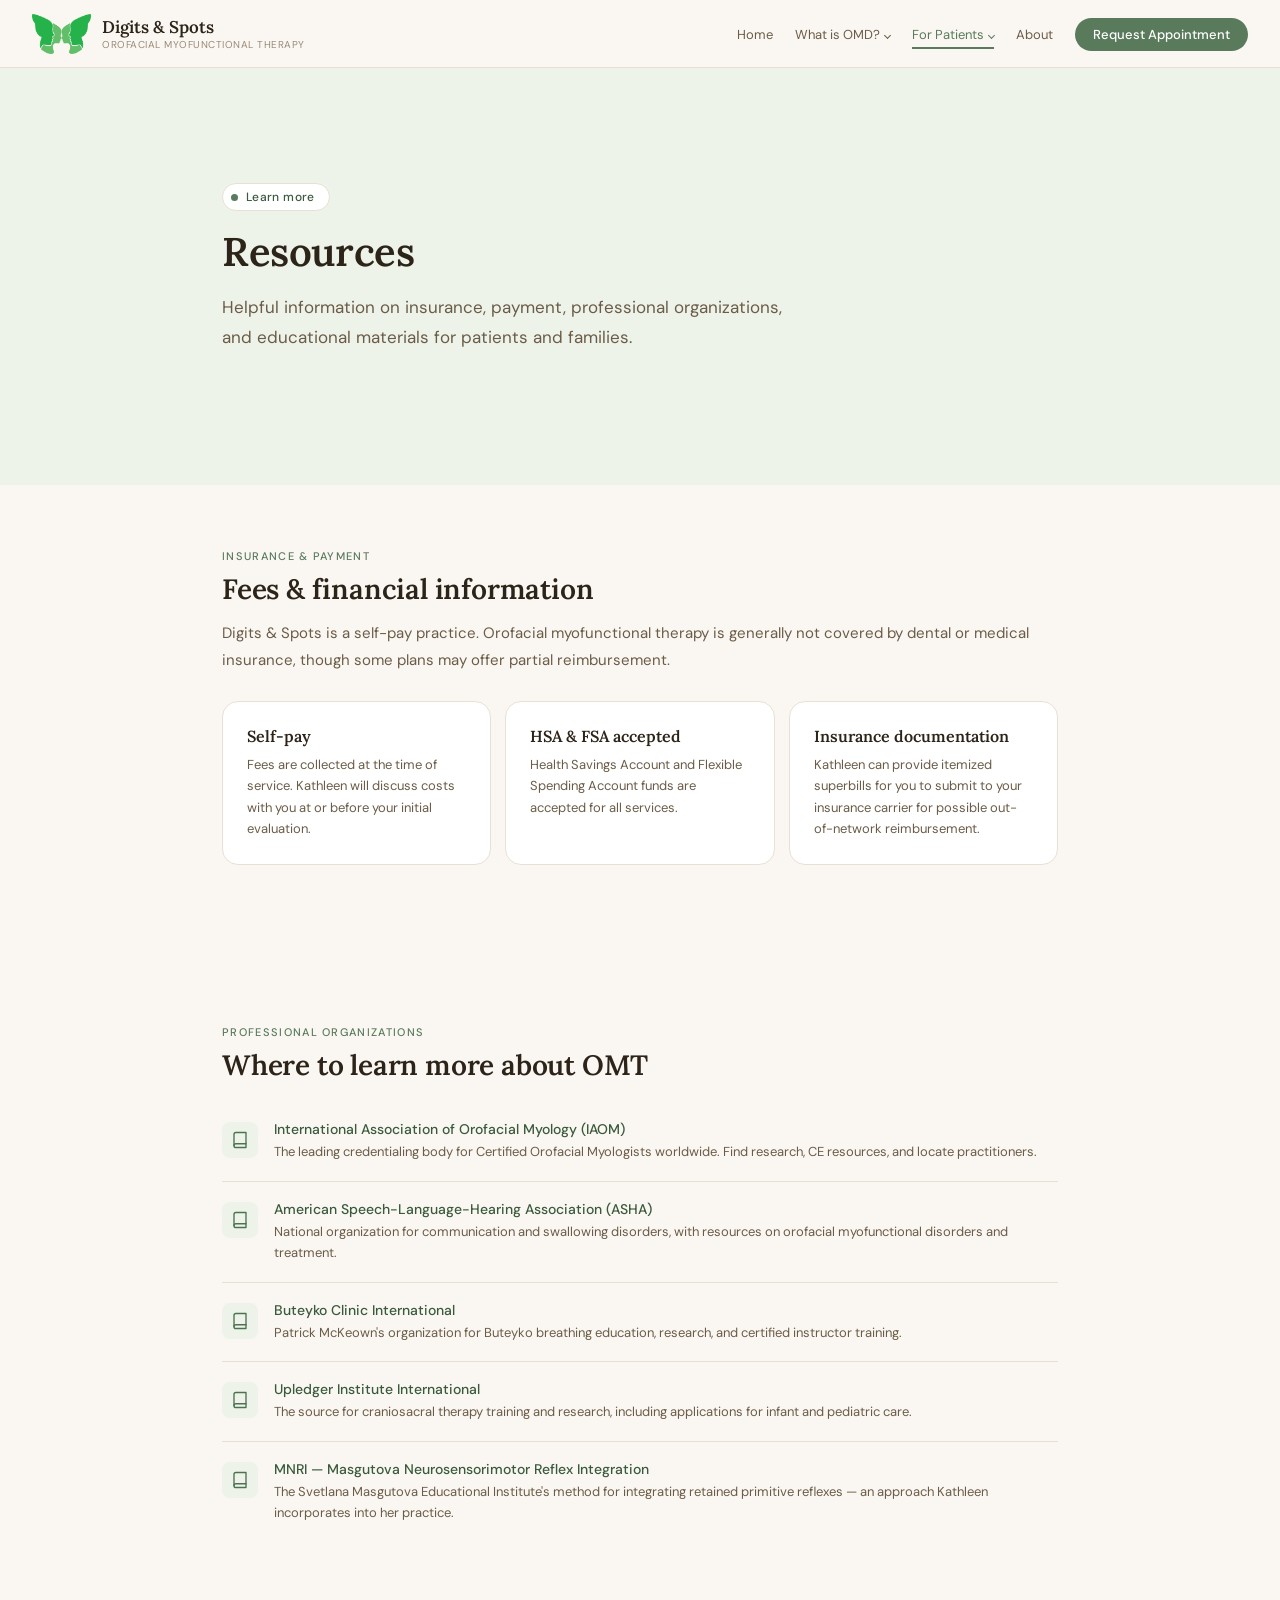
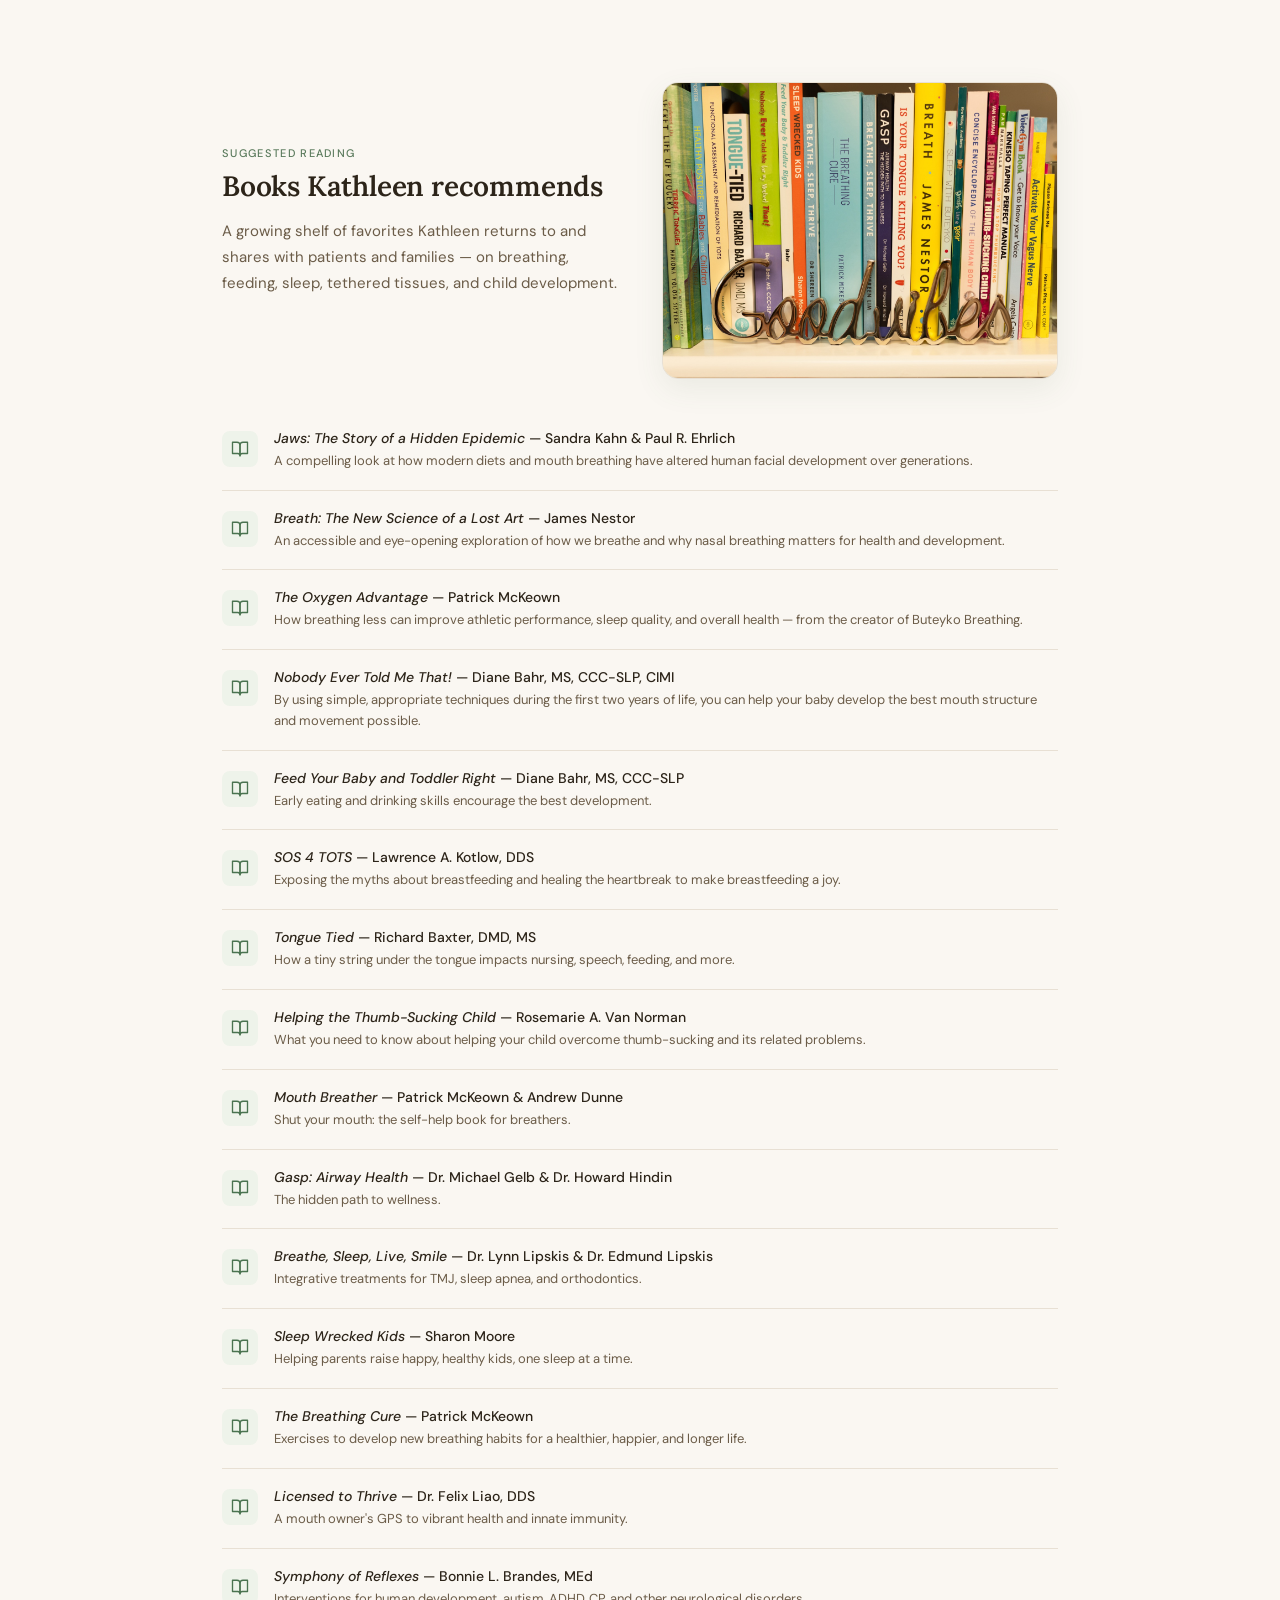
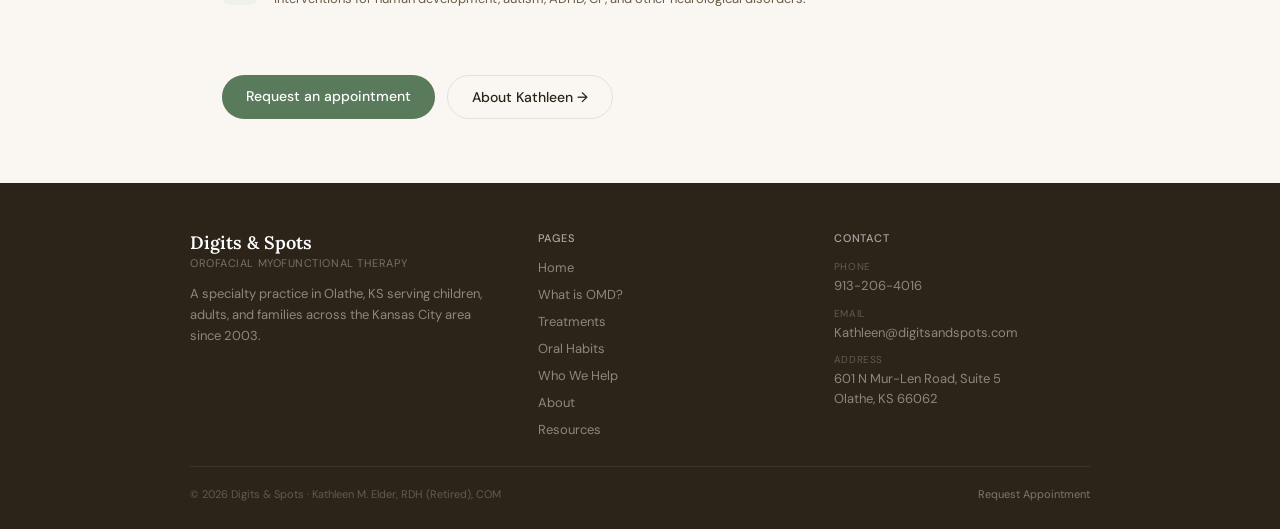
<file: resources.html>
<!DOCTYPE html>
<html lang="en">
<head>
  <meta charset="UTF-8" />
  <meta name="viewport" content="width=device-width, initial-scale=1.0" />
  <title>Resources — Digits &amp; Spots</title>
  <meta name="description" content="Insurance, payment, professional organizations, and educational resources for patients navigating orofacial myofunctional disorders. Digits & Spots, Olathe KS." />
  <link rel="stylesheet" href="css/style.css" />
  <link rel="icon" type="image/png" href="images/favicon.png" />
</head>
<body>

  <nav class="ds-nav">
    <a href="index.html" class="ds-logo" aria-label="Digits &amp; Spots home">
      <div class="ds-logo-mark" aria-hidden="true"></div>
      <div>
        <span class="ds-logo-name">Digits &amp; Spots</span>
        <span class="ds-logo-sub">Orofacial Myofunctional Therapy</span>
      </div>
    </a>
    <button class="ds-nav-toggle" aria-label="Toggle navigation" aria-expanded="false">
      <span></span><span></span><span></span>
    </button>
    <ul class="ds-nav-links">
      <li><a href="index.html">Home</a></li>
      <li class="ds-nav-dropdown">
        <a href="orofacial-myofunctional-disorders.html">What is OMD?</a>
        <ul class="ds-nav-dropdown-menu">
          <li><a href="orofacial-myofunctional-disorders.html">OMD Overview</a></li>
          <li><a href="oral-manifestations.html">Oral Habits</a></li>
        </ul>
      </li>
      <li class="ds-nav-dropdown">
        <a href="treatments.html" class="active">For Patients</a>
        <ul class="ds-nav-dropdown-menu">
          <li><a href="who-we-help.html">Who We Help</a></li>
          <li><a href="treatments.html">Treatments</a></li>
          <li><a href="about/digitsandspots.html">New Patients</a></li>
          <li><a href="resources.html">Resources</a></li>
        </ul>
      </li>
      <li><a href="about/digits-and-spots.html">About</a></li>
      <li><a href="contact.html" class="ds-nav-cta">Request Appointment</a></li>
    </ul>
  </nav>

  <section class="ds-hero-band">
    <div class="ds-inner">
      <div class="ds-hero-eyebrow"><span class="ds-hero-eyebrow-dot"></span>Learn more</div>
      <h1 class="ds-h1">Resources</h1>
      <p class="ds-lead">Helpful information on insurance, payment, professional organizations, and educational materials for patients and families.</p>
    </div>
  </section>

  <main>
    <div class="ds-inner">

      <section class="ds-section">
        <div class="ds-section-label">Insurance &amp; payment</div>
        <h2 class="ds-h2">Fees &amp; financial information</h2>
        <p class="ds-body">Digits &amp; Spots is a self-pay practice. Orofacial myofunctional therapy is generally not covered by dental or medical insurance, though some plans may offer partial reimbursement.</p>

        <div class="ds-card-grid ds-card-grid-3" style="margin-top:28px;">
          <div class="ds-card">
            <h3>Self-pay</h3>
            <p>Fees are collected at the time of service. Kathleen will discuss costs with you at or before your initial evaluation.</p>
          </div>
          <div class="ds-card">
            <h3>HSA &amp; FSA accepted</h3>
            <p>Health Savings Account and Flexible Spending Account funds are accepted for all services.</p>
          </div>
          <div class="ds-card">
            <h3>Insurance documentation</h3>
            <p>Kathleen can provide itemized superbills for you to submit to your insurance carrier for possible out-of-network reimbursement.</p>
          </div>
        </div>
      </section>

      <section class="ds-section">
        <div class="ds-section-label">Professional organizations</div>
        <h2 class="ds-h2">Where to learn more about OMT</h2>

        <div class="ds-resource-list" style="margin-top:20px;">
          <div class="ds-resource-item">
            <div class="ds-resource-icon">
              <svg width="18" height="18" viewBox="0 0 24 24" fill="none" stroke="#4a7350" stroke-width="1.8" stroke-linecap="round" stroke-linejoin="round" aria-hidden="true"><path d="M4 19.5A2.5 2.5 0 0 1 6.5 17H20"/><path d="M6.5 2H20v20H6.5A2.5 2.5 0 0 1 4 19.5v-15A2.5 2.5 0 0 1 6.5 2z"/></svg>
            </div>
            <div>
              <div class="ds-resource-name"><a href="https://www.iaom.com" target="_blank" rel="noopener">International Association of Orofacial Myology (IAOM)</a></div>
              <div class="ds-resource-desc">The leading credentialing body for Certified Orofacial Myologists worldwide. Find research, CE resources, and locate practitioners.</div>
            </div>
          </div>
          <div class="ds-resource-item">
            <div class="ds-resource-icon">
              <svg width="18" height="18" viewBox="0 0 24 24" fill="none" stroke="#4a7350" stroke-width="1.8" stroke-linecap="round" stroke-linejoin="round" aria-hidden="true"><path d="M4 19.5A2.5 2.5 0 0 1 6.5 17H20"/><path d="M6.5 2H20v20H6.5A2.5 2.5 0 0 1 4 19.5v-15A2.5 2.5 0 0 1 6.5 2z"/></svg>
            </div>
            <div>
              <div class="ds-resource-name"><a href="https://www.asha.org" target="_blank" rel="noopener">American Speech-Language-Hearing Association (ASHA)</a></div>
              <div class="ds-resource-desc">National organization for communication and swallowing disorders, with resources on orofacial myofunctional disorders and treatment.</div>
            </div>
          </div>
          <div class="ds-resource-item">
            <div class="ds-resource-icon">
              <svg width="18" height="18" viewBox="0 0 24 24" fill="none" stroke="#4a7350" stroke-width="1.8" stroke-linecap="round" stroke-linejoin="round" aria-hidden="true"><path d="M4 19.5A2.5 2.5 0 0 1 6.5 17H20"/><path d="M6.5 2H20v20H6.5A2.5 2.5 0 0 1 4 19.5v-15A2.5 2.5 0 0 1 6.5 2z"/></svg>
            </div>
            <div>
              <div class="ds-resource-name"><a href="https://www.buteyko.com" target="_blank" rel="noopener">Buteyko Clinic International</a></div>
              <div class="ds-resource-desc">Patrick McKeown's organization for Buteyko breathing education, research, and certified instructor training.</div>
            </div>
          </div>
          <div class="ds-resource-item">
            <div class="ds-resource-icon">
              <svg width="18" height="18" viewBox="0 0 24 24" fill="none" stroke="#4a7350" stroke-width="1.8" stroke-linecap="round" stroke-linejoin="round" aria-hidden="true"><path d="M4 19.5A2.5 2.5 0 0 1 6.5 17H20"/><path d="M6.5 2H20v20H6.5A2.5 2.5 0 0 1 4 19.5v-15A2.5 2.5 0 0 1 6.5 2z"/></svg>
            </div>
            <div>
              <div class="ds-resource-name"><a href="https://www.upledger.com" target="_blank" rel="noopener">Upledger Institute International</a></div>
              <div class="ds-resource-desc">The source for craniosacral therapy training and research, including applications for infant and pediatric care.</div>
            </div>
          </div>
          <div class="ds-resource-item">
            <div class="ds-resource-icon">
              <svg width="18" height="18" viewBox="0 0 24 24" fill="none" stroke="#4a7350" stroke-width="1.8" stroke-linecap="round" stroke-linejoin="round" aria-hidden="true"><path d="M4 19.5A2.5 2.5 0 0 1 6.5 17H20"/><path d="M6.5 2H20v20H6.5A2.5 2.5 0 0 1 4 19.5v-15A2.5 2.5 0 0 1 6.5 2z"/></svg>
            </div>
            <div>
              <div class="ds-resource-name"><a href="https://masgutovamethod.com" target="_blank" rel="noopener">MNRI — Masgutova Neurosensorimotor Reflex Integration</a></div>
              <div class="ds-resource-desc">The Svetlana Masgutova Educational Institute's method for integrating retained primitive reflexes — an approach Kathleen incorporates into her practice.</div>
            </div>
          </div>
        </div>
      </section>

      <section class="ds-section">
        <div class="ds-media-grid img-right">
          <div>
            <div class="ds-section-label">Suggested reading</div>
            <h2 class="ds-h2">Books Kathleen recommends</h2>
            <p class="ds-body">A growing shelf of favorites Kathleen returns to and shares with patients and families — on breathing, feeding, sleep, tethered tissues, and child development.</p>
          </div>
          <figure class="ds-figure ds-media-figure">
            <img src="images/web-use-1.jpg" alt="A shelf of recommended books in the Digits &amp; Spots office" loading="lazy">
          </figure>
        </div>

        <div class="ds-resource-list" style="margin-top:32px;">
          <div class="ds-resource-item">
            <div class="ds-resource-icon">
              <svg width="18" height="18" viewBox="0 0 24 24" fill="none" stroke="#4a7350" stroke-width="1.8" stroke-linecap="round" stroke-linejoin="round" aria-hidden="true"><path d="M2 3h6a4 4 0 0 1 4 4v14a3 3 0 0 0-3-3H2z"/><path d="M22 3h-6a4 4 0 0 0-4 4v14a3 3 0 0 1 3-3h7z"/></svg>
            </div>
            <div>
              <div class="ds-resource-name"><em>Jaws: The Story of a Hidden Epidemic</em> — Sandra Kahn &amp; Paul R. Ehrlich</div>
              <div class="ds-resource-desc">A compelling look at how modern diets and mouth breathing have altered human facial development over generations.</div>
            </div>
          </div>
          <div class="ds-resource-item">
            <div class="ds-resource-icon">
              <svg width="18" height="18" viewBox="0 0 24 24" fill="none" stroke="#4a7350" stroke-width="1.8" stroke-linecap="round" stroke-linejoin="round" aria-hidden="true"><path d="M2 3h6a4 4 0 0 1 4 4v14a3 3 0 0 0-3-3H2z"/><path d="M22 3h-6a4 4 0 0 0-4 4v14a3 3 0 0 1 3-3h7z"/></svg>
            </div>
            <div>
              <div class="ds-resource-name"><em>Breath: The New Science of a Lost Art</em> — James Nestor</div>
              <div class="ds-resource-desc">An accessible and eye-opening exploration of how we breathe and why nasal breathing matters for health and development.</div>
            </div>
          </div>
          <div class="ds-resource-item">
            <div class="ds-resource-icon">
              <svg width="18" height="18" viewBox="0 0 24 24" fill="none" stroke="#4a7350" stroke-width="1.8" stroke-linecap="round" stroke-linejoin="round" aria-hidden="true"><path d="M2 3h6a4 4 0 0 1 4 4v14a3 3 0 0 0-3-3H2z"/><path d="M22 3h-6a4 4 0 0 0-4 4v14a3 3 0 0 1 3-3h7z"/></svg>
            </div>
            <div>
              <div class="ds-resource-name"><em>The Oxygen Advantage</em> — Patrick McKeown</div>
              <div class="ds-resource-desc">How breathing less can improve athletic performance, sleep quality, and overall health — from the creator of Buteyko Breathing.</div>
            </div>
          </div>
          <div class="ds-resource-item">
            <div class="ds-resource-icon">
              <svg width="18" height="18" viewBox="0 0 24 24" fill="none" stroke="#4a7350" stroke-width="1.8" stroke-linecap="round" stroke-linejoin="round" aria-hidden="true"><path d="M2 3h6a4 4 0 0 1 4 4v14a3 3 0 0 0-3-3H2z"/><path d="M22 3h-6a4 4 0 0 0-4 4v14a3 3 0 0 1 3-3h7z"/></svg>
            </div>
            <div>
              <div class="ds-resource-name"><em>Nobody Ever Told Me That!</em> — Diane Bahr, MS, CCC-SLP, CIMI</div>
              <div class="ds-resource-desc">By using simple, appropriate techniques during the first two years of life, you can help your baby develop the best mouth structure and movement possible.</div>
            </div>
          </div>
          <div class="ds-resource-item">
            <div class="ds-resource-icon">
              <svg width="18" height="18" viewBox="0 0 24 24" fill="none" stroke="#4a7350" stroke-width="1.8" stroke-linecap="round" stroke-linejoin="round" aria-hidden="true"><path d="M2 3h6a4 4 0 0 1 4 4v14a3 3 0 0 0-3-3H2z"/><path d="M22 3h-6a4 4 0 0 0-4 4v14a3 3 0 0 1 3-3h7z"/></svg>
            </div>
            <div>
              <div class="ds-resource-name"><em>Feed Your Baby and Toddler Right</em> — Diane Bahr, MS, CCC-SLP</div>
              <div class="ds-resource-desc">Early eating and drinking skills encourage the best development.</div>
            </div>
          </div>
          <div class="ds-resource-item">
            <div class="ds-resource-icon">
              <svg width="18" height="18" viewBox="0 0 24 24" fill="none" stroke="#4a7350" stroke-width="1.8" stroke-linecap="round" stroke-linejoin="round" aria-hidden="true"><path d="M2 3h6a4 4 0 0 1 4 4v14a3 3 0 0 0-3-3H2z"/><path d="M22 3h-6a4 4 0 0 0-4 4v14a3 3 0 0 1 3-3h7z"/></svg>
            </div>
            <div>
              <div class="ds-resource-name"><em>SOS 4 TOTS</em> — Lawrence A. Kotlow, DDS</div>
              <div class="ds-resource-desc">Exposing the myths about breastfeeding and healing the heartbreak to make breastfeeding a joy.</div>
            </div>
          </div>
          <div class="ds-resource-item">
            <div class="ds-resource-icon">
              <svg width="18" height="18" viewBox="0 0 24 24" fill="none" stroke="#4a7350" stroke-width="1.8" stroke-linecap="round" stroke-linejoin="round" aria-hidden="true"><path d="M2 3h6a4 4 0 0 1 4 4v14a3 3 0 0 0-3-3H2z"/><path d="M22 3h-6a4 4 0 0 0-4 4v14a3 3 0 0 1 3-3h7z"/></svg>
            </div>
            <div>
              <div class="ds-resource-name"><em>Tongue Tied</em> — Richard Baxter, DMD, MS</div>
              <div class="ds-resource-desc">How a tiny string under the tongue impacts nursing, speech, feeding, and more.</div>
            </div>
          </div>
          <div class="ds-resource-item">
            <div class="ds-resource-icon">
              <svg width="18" height="18" viewBox="0 0 24 24" fill="none" stroke="#4a7350" stroke-width="1.8" stroke-linecap="round" stroke-linejoin="round" aria-hidden="true"><path d="M2 3h6a4 4 0 0 1 4 4v14a3 3 0 0 0-3-3H2z"/><path d="M22 3h-6a4 4 0 0 0-4 4v14a3 3 0 0 1 3-3h7z"/></svg>
            </div>
            <div>
              <div class="ds-resource-name"><em>Helping the Thumb-Sucking Child</em> — Rosemarie A. Van Norman</div>
              <div class="ds-resource-desc">What you need to know about helping your child overcome thumb-sucking and its related problems.</div>
            </div>
          </div>
          <div class="ds-resource-item">
            <div class="ds-resource-icon">
              <svg width="18" height="18" viewBox="0 0 24 24" fill="none" stroke="#4a7350" stroke-width="1.8" stroke-linecap="round" stroke-linejoin="round" aria-hidden="true"><path d="M2 3h6a4 4 0 0 1 4 4v14a3 3 0 0 0-3-3H2z"/><path d="M22 3h-6a4 4 0 0 0-4 4v14a3 3 0 0 1 3-3h7z"/></svg>
            </div>
            <div>
              <div class="ds-resource-name"><em>Mouth Breather</em> — Patrick McKeown &amp; Andrew Dunne</div>
              <div class="ds-resource-desc">Shut your mouth: the self-help book for breathers.</div>
            </div>
          </div>
          <div class="ds-resource-item">
            <div class="ds-resource-icon">
              <svg width="18" height="18" viewBox="0 0 24 24" fill="none" stroke="#4a7350" stroke-width="1.8" stroke-linecap="round" stroke-linejoin="round" aria-hidden="true"><path d="M2 3h6a4 4 0 0 1 4 4v14a3 3 0 0 0-3-3H2z"/><path d="M22 3h-6a4 4 0 0 0-4 4v14a3 3 0 0 1 3-3h7z"/></svg>
            </div>
            <div>
              <div class="ds-resource-name"><em>Gasp: Airway Health</em> — Dr. Michael Gelb &amp; Dr. Howard Hindin</div>
              <div class="ds-resource-desc">The hidden path to wellness.</div>
            </div>
          </div>
          <div class="ds-resource-item">
            <div class="ds-resource-icon">
              <svg width="18" height="18" viewBox="0 0 24 24" fill="none" stroke="#4a7350" stroke-width="1.8" stroke-linecap="round" stroke-linejoin="round" aria-hidden="true"><path d="M2 3h6a4 4 0 0 1 4 4v14a3 3 0 0 0-3-3H2z"/><path d="M22 3h-6a4 4 0 0 0-4 4v14a3 3 0 0 1 3-3h7z"/></svg>
            </div>
            <div>
              <div class="ds-resource-name"><em>Breathe, Sleep, Live, Smile</em> — Dr. Lynn Lipskis &amp; Dr. Edmund Lipskis</div>
              <div class="ds-resource-desc">Integrative treatments for TMJ, sleep apnea, and orthodontics.</div>
            </div>
          </div>
          <div class="ds-resource-item">
            <div class="ds-resource-icon">
              <svg width="18" height="18" viewBox="0 0 24 24" fill="none" stroke="#4a7350" stroke-width="1.8" stroke-linecap="round" stroke-linejoin="round" aria-hidden="true"><path d="M2 3h6a4 4 0 0 1 4 4v14a3 3 0 0 0-3-3H2z"/><path d="M22 3h-6a4 4 0 0 0-4 4v14a3 3 0 0 1 3-3h7z"/></svg>
            </div>
            <div>
              <div class="ds-resource-name"><em>Sleep Wrecked Kids</em> — Sharon Moore</div>
              <div class="ds-resource-desc">Helping parents raise happy, healthy kids, one sleep at a time.</div>
            </div>
          </div>
          <div class="ds-resource-item">
            <div class="ds-resource-icon">
              <svg width="18" height="18" viewBox="0 0 24 24" fill="none" stroke="#4a7350" stroke-width="1.8" stroke-linecap="round" stroke-linejoin="round" aria-hidden="true"><path d="M2 3h6a4 4 0 0 1 4 4v14a3 3 0 0 0-3-3H2z"/><path d="M22 3h-6a4 4 0 0 0-4 4v14a3 3 0 0 1 3-3h7z"/></svg>
            </div>
            <div>
              <div class="ds-resource-name"><em>The Breathing Cure</em> — Patrick McKeown</div>
              <div class="ds-resource-desc">Exercises to develop new breathing habits for a healthier, happier, and longer life.</div>
            </div>
          </div>
          <div class="ds-resource-item">
            <div class="ds-resource-icon">
              <svg width="18" height="18" viewBox="0 0 24 24" fill="none" stroke="#4a7350" stroke-width="1.8" stroke-linecap="round" stroke-linejoin="round" aria-hidden="true"><path d="M2 3h6a4 4 0 0 1 4 4v14a3 3 0 0 0-3-3H2z"/><path d="M22 3h-6a4 4 0 0 0-4 4v14a3 3 0 0 1 3-3h7z"/></svg>
            </div>
            <div>
              <div class="ds-resource-name"><em>Licensed to Thrive</em> — Dr. Felix Liao, DDS</div>
              <div class="ds-resource-desc">A mouth owner's GPS to vibrant health and innate immunity.</div>
            </div>
          </div>
          <div class="ds-resource-item">
            <div class="ds-resource-icon">
              <svg width="18" height="18" viewBox="0 0 24 24" fill="none" stroke="#4a7350" stroke-width="1.8" stroke-linecap="round" stroke-linejoin="round" aria-hidden="true"><path d="M2 3h6a4 4 0 0 1 4 4v14a3 3 0 0 0-3-3H2z"/><path d="M22 3h-6a4 4 0 0 0-4 4v14a3 3 0 0 1 3-3h7z"/></svg>
            </div>
            <div>
              <div class="ds-resource-name"><em>Symphony of Reflexes</em> — Bonnie L. Brandes, MEd</div>
              <div class="ds-resource-desc">Interventions for human development, autism, ADHD, CP, and other neurological disorders.</div>
            </div>
          </div>
        </div>

        <div class="ds-btn-row" style="margin-top:48px;">
          <a href="contact.html" class="ds-btn-primary">Request an appointment</a>
          <a href="about/digits-and-spots.html" class="ds-btn-outline">About Kathleen →</a>
        </div>
      </section>

    </div>
  </main>

  <footer class="ds-footer">
    <div class="ds-footer-grid">
      <div>
        <div class="ds-footer-name">Digits &amp; Spots</div>
        <div class="ds-footer-sub">Orofacial Myofunctional Therapy</div>
        <p class="ds-footer-desc">A specialty practice in Olathe, KS serving children, adults, and families across the Kansas City area since 2003.</p>
      </div>
      <div>
        <div class="ds-footer-col-title">Pages</div>
        <nav class="ds-footer-links" aria-label="Footer navigation">
          <a href="index.html">Home</a>
          <a href="orofacial-myofunctional-disorders.html">What is OMD?</a>
          <a href="treatments.html">Treatments</a>
          <a href="oral-manifestations.html">Oral Habits</a>
          <a href="who-we-help.html">Who We Help</a>
          <a href="about/digits-and-spots.html">About</a>
          <a href="resources.html">Resources</a>
        </nav>
      </div>
      <div>
        <div class="ds-footer-col-title">Contact</div>
        <div class="ds-footer-contact">
          <div class="ds-footer-contact-item">
            <div class="ds-footer-contact-label">Phone</div>
            <a href="tel:9132064016">913-206-4016</a>
          </div>
          <div class="ds-footer-contact-item">
            <div class="ds-footer-contact-label">Email</div>
            <a href="mailto:Kathleen@digitsandspots.com">Kathleen@digitsandspots.com</a>
          </div>
          <div class="ds-footer-contact-item">
            <div class="ds-footer-contact-label">Address</div>
            601 N Mur-Len Road, Suite 5<br>Olathe, KS 66062
          </div>
        </div>
      </div>
    </div>
    <div class="ds-footer-bottom">
      <span>&copy; 2026 Digits &amp; Spots &middot; Kathleen M. Elder, RDH (Retired), COM</span>
      <a href="contact.html" style="color:rgba(255,255,255,0.38); text-decoration:none;">Request Appointment</a>
    </div>
  </footer>

  <script src="js/main.js"></script>
</body>
</html>
</file>
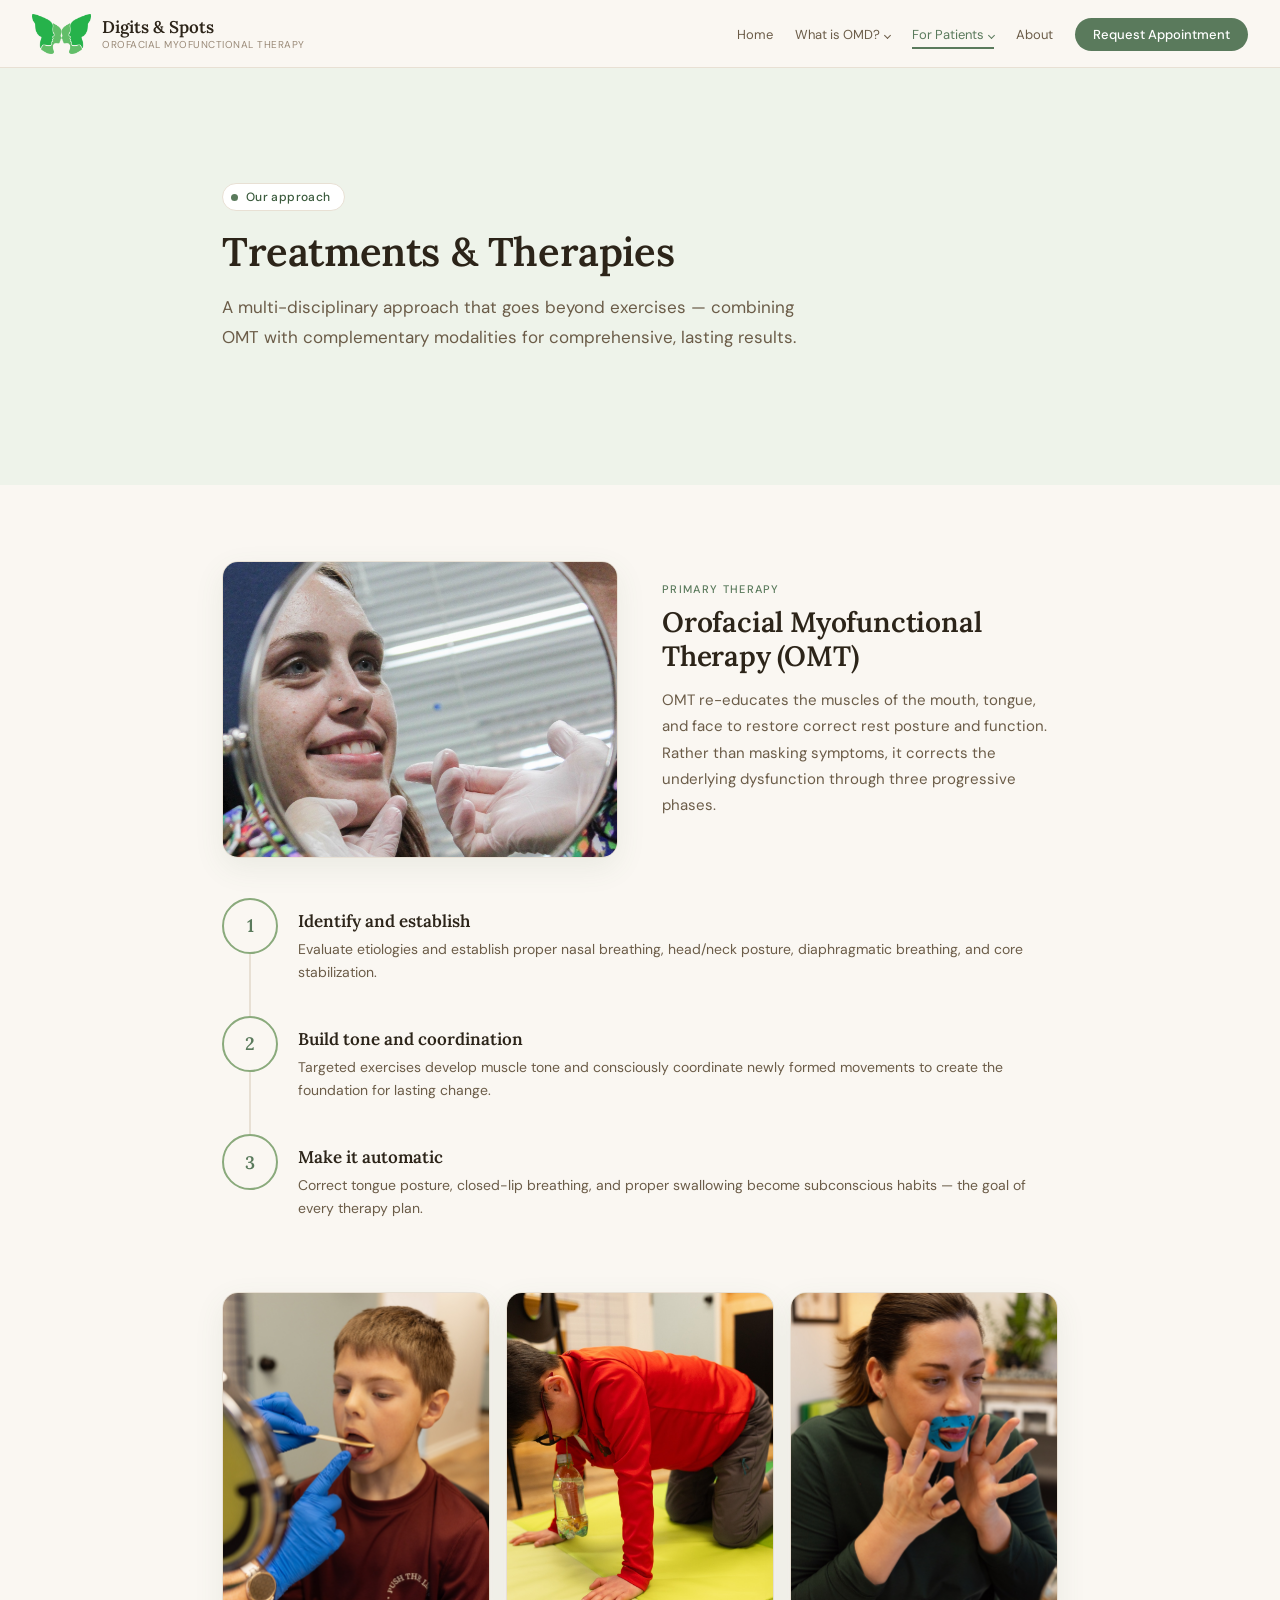
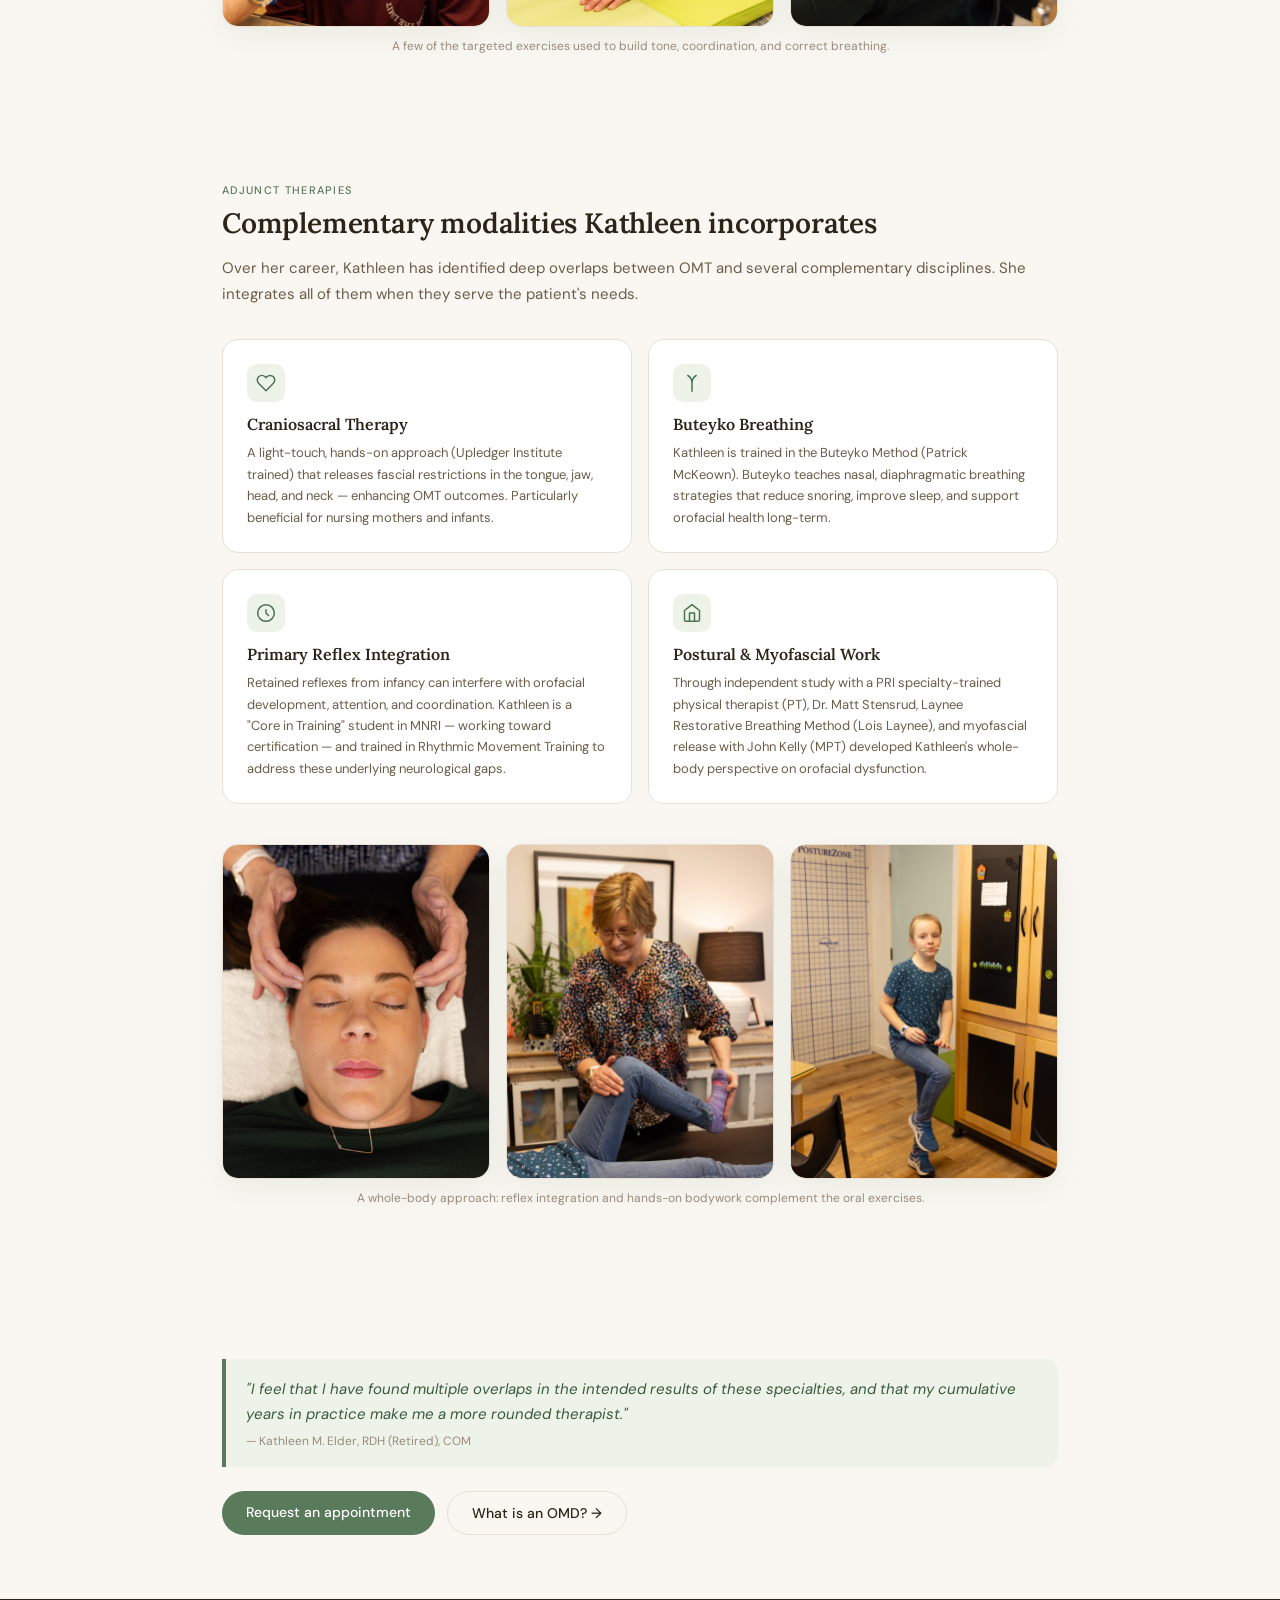
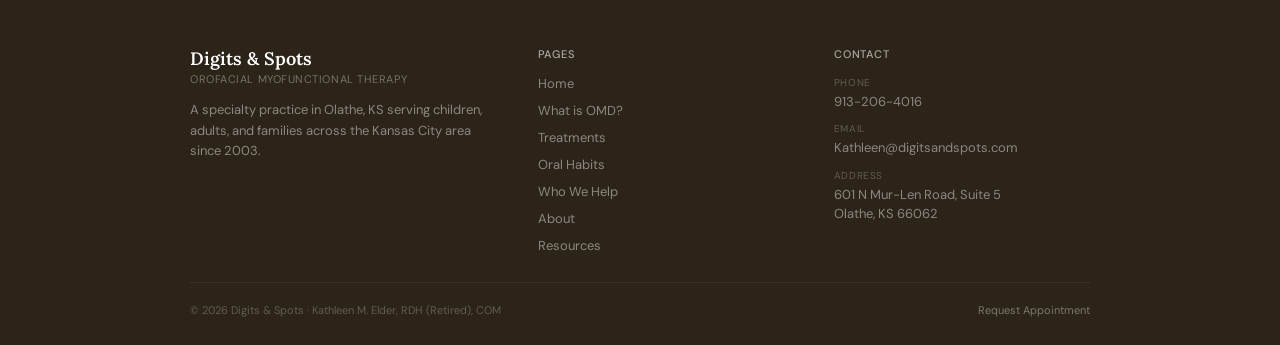
<file: treatments.html>
<!DOCTYPE html>
<html lang="en">
<head>
  <meta charset="UTF-8" />
  <meta name="viewport" content="width=device-width, initial-scale=1.0" />
  <title>Treatments — Digits &amp; Spots</title>
  <meta name="description" content="Kathleen Elder's multi-disciplinary approach: orofacial myofunctional therapy, craniosacral therapy, primary reflex integration, and Buteyko breathing. Olathe, KS." />
  <link rel="stylesheet" href="css/style.css" />
  <link rel="icon" type="image/png" href="images/favicon.png" />
</head>
<body>

  <nav class="ds-nav">
    <a href="index.html" class="ds-logo" aria-label="Digits &amp; Spots home">
      <div class="ds-logo-mark" aria-hidden="true"></div>
      <div>
        <span class="ds-logo-name">Digits &amp; Spots</span>
        <span class="ds-logo-sub">Orofacial Myofunctional Therapy</span>
      </div>
    </a>
    <button class="ds-nav-toggle" aria-label="Toggle navigation" aria-expanded="false">
      <span></span><span></span><span></span>
    </button>
    <ul class="ds-nav-links">
      <li><a href="index.html">Home</a></li>
      <li class="ds-nav-dropdown">
        <a href="orofacial-myofunctional-disorders.html">What is OMD?</a>
        <ul class="ds-nav-dropdown-menu">
          <li><a href="orofacial-myofunctional-disorders.html">OMD Overview</a></li>
          <li><a href="oral-manifestations.html">Oral Habits</a></li>
        </ul>
      </li>
      <li class="ds-nav-dropdown">
        <a href="treatments.html" class="active">For Patients</a>
        <ul class="ds-nav-dropdown-menu">
          <li><a href="who-we-help.html">Who We Help</a></li>
          <li><a href="treatments.html">Treatments</a></li>
          <li><a href="about/digitsandspots.html">New Patients</a></li>
          <li><a href="resources.html">Resources</a></li>
        </ul>
      </li>
      <li><a href="about/digits-and-spots.html">About</a></li>
      <li><a href="contact.html" class="ds-nav-cta">Request Appointment</a></li>
    </ul>
  </nav>

  <section class="ds-hero-band">
    <div class="ds-inner">
      <div class="ds-hero-eyebrow"><span class="ds-hero-eyebrow-dot"></span>Our approach</div>
      <h1 class="ds-h1">Treatments &amp; Therapies</h1>
      <p class="ds-lead">A multi-disciplinary approach that goes beyond exercises — combining OMT with complementary modalities for comprehensive, lasting results.</p>
    </div>
  </section>

  <main>
    <div class="ds-inner">

      <section class="ds-section">
        <div class="ds-media-grid">
          <figure class="ds-figure ds-media-figure">
            <img src="images/tongue-mirror.jpg" alt="A patient practicing correct tongue placement at a mirror during therapy" loading="lazy">
          </figure>
          <div>
            <div class="ds-section-label">Primary therapy</div>
            <h2 class="ds-h2">Orofacial Myofunctional Therapy (OMT)</h2>
            <p class="ds-body">OMT re-educates the muscles of the mouth, tongue, and face to restore correct rest posture and function. Rather than masking symptoms, it corrects the underlying dysfunction through three progressive phases.</p>
          </div>
        </div>

        <div class="ds-steps" style="margin-top:40px;">
          <div class="ds-step">
            <div class="ds-step-num" aria-hidden="true">1</div>
            <div class="ds-step-body">
              <h3>Identify and establish</h3>
              <p>Evaluate etiologies and establish proper nasal breathing, head/neck posture, diaphragmatic breathing, and core stabilization.</p>
            </div>
          </div>
          <div class="ds-step">
            <div class="ds-step-num" aria-hidden="true">2</div>
            <div class="ds-step-body">
              <h3>Build tone and coordination</h3>
              <p>Targeted exercises develop muscle tone and consciously coordinate newly formed movements to create the foundation for lasting change.</p>
            </div>
          </div>
          <div class="ds-step">
            <div class="ds-step-num" aria-hidden="true">3</div>
            <div class="ds-step-body">
              <h3>Make it automatic</h3>
              <p>Correct tongue posture, closed-lip breathing, and proper swallowing become subconscious habits — the goal of every therapy plan.</p>
            </div>
          </div>
        </div>

        <div class="ds-photo-strip" style="margin-top:40px;">
          <figure class="ds-figure"><img src="images/exercise-tongue.jpg" alt="A tongue-strengthening exercise used in therapy" loading="lazy"></figure>
          <figure class="ds-figure"><img src="images/exercise-bottle-button.jpg" alt="A button-and-string exercise that builds lip and cheek strength" loading="lazy"></figure>
          <figure class="ds-figure"><img src="images/web-use-111.jpg" alt="A woman practicing lip-seal and tongue exercises with a taped mouth while watching in a mirror" loading="lazy"></figure>
        </div>
        <p class="ds-photo-caption">A few of the targeted exercises used to build tone, coordination, and correct breathing.</p>
      </section>

      <section class="ds-section">
        <div class="ds-section-label">Adjunct therapies</div>
        <h2 class="ds-h2">Complementary modalities Kathleen incorporates</h2>
        <p class="ds-body">Over her career, Kathleen has identified deep overlaps between OMT and several complementary disciplines. She integrates all of them when they serve the patient's needs.</p>

        <div class="ds-card-grid" style="margin-top:32px;">
          <div class="ds-card">
            <div class="ds-card-icon">
              <svg width="20" height="20" viewBox="0 0 24 24" fill="none" stroke="#4a7350" stroke-width="1.8" stroke-linecap="round" stroke-linejoin="round" aria-hidden="true"><path d="M20.84 4.61a5.5 5.5 0 0 0-7.78 0L12 5.67l-1.06-1.06a5.5 5.5 0 0 0-7.78 7.78l1.06 1.06L12 21.23l7.78-7.78 1.06-1.06a5.5 5.5 0 0 0 0-7.78z"/></svg>
            </div>
            <h3>Craniosacral Therapy</h3>
            <p>A light-touch, hands-on approach (Upledger Institute trained) that releases fascial restrictions in the tongue, jaw, head, and neck — enhancing OMT outcomes. Particularly beneficial for nursing mothers and infants.</p>
          </div>
          <div class="ds-card">
            <div class="ds-card-icon">
              <svg width="20" height="20" viewBox="0 0 24 24" fill="none" stroke="#4a7350" stroke-width="1.8" stroke-linecap="round" stroke-linejoin="round" aria-hidden="true"><path d="M12 22V12m0 0C12 6 7 3 7 3s5 3 5 9zm0 0c0-6 5-9 5-9s-5 3-5 9"/></svg>
            </div>
            <h3>Buteyko Breathing</h3>
            <p>Kathleen is trained in the Buteyko Method (Patrick McKeown). Buteyko teaches nasal, diaphragmatic breathing strategies that reduce snoring, improve sleep, and support orofacial health long-term.</p>
          </div>
          <div class="ds-card">
            <div class="ds-card-icon">
              <svg width="20" height="20" viewBox="0 0 24 24" fill="none" stroke="#4a7350" stroke-width="1.8" stroke-linecap="round" stroke-linejoin="round" aria-hidden="true"><circle cx="12" cy="12" r="10"/><path d="M12 8v4l3 3"/></svg>
            </div>
            <h3>Primary Reflex Integration</h3>
            <p>Retained reflexes from infancy can interfere with orofacial development, attention, and coordination. Kathleen is a "Core in Training" student in MNRI — working toward certification — and trained in Rhythmic Movement Training to address these underlying neurological gaps.</p>
          </div>
          <div class="ds-card">
            <div class="ds-card-icon">
              <svg width="20" height="20" viewBox="0 0 24 24" fill="none" stroke="#4a7350" stroke-width="1.8" stroke-linecap="round" stroke-linejoin="round" aria-hidden="true"><path d="M3 9l9-7 9 7v11a2 2 0 0 1-2 2H5a2 2 0 0 1-2-2z"/><polyline points="9 22 9 12 15 12 15 22"/></svg>
            </div>
            <h3>Postural &amp; Myofascial Work</h3>
            <p>Through independent study with a PRI specialty-trained physical therapist (PT), Dr. Matt Stensrud, Laynee Restorative Breathing Method (Lois Laynee), and myofascial release with John Kelly (MPT) developed Kathleen's whole-body perspective on orofacial dysfunction.</p>
          </div>
        </div>

        <div class="ds-photo-strip" style="margin-top:40px;">
          <figure class="ds-figure"><img src="images/web-use-118.jpg" alt="Gentle craniosacral hands-on work at the temples of a patient lying on the therapy table" loading="lazy"></figure>
          <figure class="ds-figure"><img src="images/web-use-62.jpg" alt="Kathleen guiding a patient through a leg stretch on the therapy table" loading="lazy"></figure>
          <figure class="ds-figure"><img src="images/cross-connect.jpg" alt="A cross-connect exercise integrating movement across the body" loading="lazy"></figure>
        </div>
        <p class="ds-photo-caption">A whole-body approach: reflex integration and hands-on bodywork complement the oral exercises.</p>
      </section>

      <section class="ds-section">
        <div class="ds-highlight">
          <p>"I feel that I have found multiple overlaps in the intended results of these specialties, and that my cumulative years in practice make me a more rounded therapist."</p>
          <cite>— Kathleen M. Elder, RDH (Retired), COM</cite>
        </div>
        <div class="ds-btn-row" style="margin-top:0;">
          <a href="contact.html" class="ds-btn-primary">Request an appointment</a>
          <a href="orofacial-myofunctional-disorders.html" class="ds-btn-outline">What is an OMD? →</a>
        </div>
      </section>

    </div>
  </main>

  <footer class="ds-footer">
    <div class="ds-footer-grid">
      <div>
        <div class="ds-footer-name">Digits &amp; Spots</div>
        <div class="ds-footer-sub">Orofacial Myofunctional Therapy</div>
        <p class="ds-footer-desc">A specialty practice in Olathe, KS serving children, adults, and families across the Kansas City area since 2003.</p>
      </div>
      <div>
        <div class="ds-footer-col-title">Pages</div>
        <nav class="ds-footer-links" aria-label="Footer navigation">
          <a href="index.html">Home</a>
          <a href="orofacial-myofunctional-disorders.html">What is OMD?</a>
          <a href="treatments.html">Treatments</a>
          <a href="oral-manifestations.html">Oral Habits</a>
          <a href="who-we-help.html">Who We Help</a>
          <a href="about/digits-and-spots.html">About</a>
          <a href="resources.html">Resources</a>
        </nav>
      </div>
      <div>
        <div class="ds-footer-col-title">Contact</div>
        <div class="ds-footer-contact">
          <div class="ds-footer-contact-item">
            <div class="ds-footer-contact-label">Phone</div>
            <a href="tel:9132064016">913-206-4016</a>
          </div>
          <div class="ds-footer-contact-item">
            <div class="ds-footer-contact-label">Email</div>
            <a href="mailto:Kathleen@digitsandspots.com">Kathleen@digitsandspots.com</a>
          </div>
          <div class="ds-footer-contact-item">
            <div class="ds-footer-contact-label">Address</div>
            601 N Mur-Len Road, Suite 5<br>Olathe, KS 66062
          </div>
        </div>
      </div>
    </div>
    <div class="ds-footer-bottom">
      <span>&copy; 2026 Digits &amp; Spots &middot; Kathleen M. Elder, RDH (Retired), COM</span>
      <a href="contact.html" style="color:rgba(255,255,255,0.38); text-decoration:none;">Request Appointment</a>
    </div>
  </footer>

  <script src="js/main.js"></script>
</body>
</html>
</file>
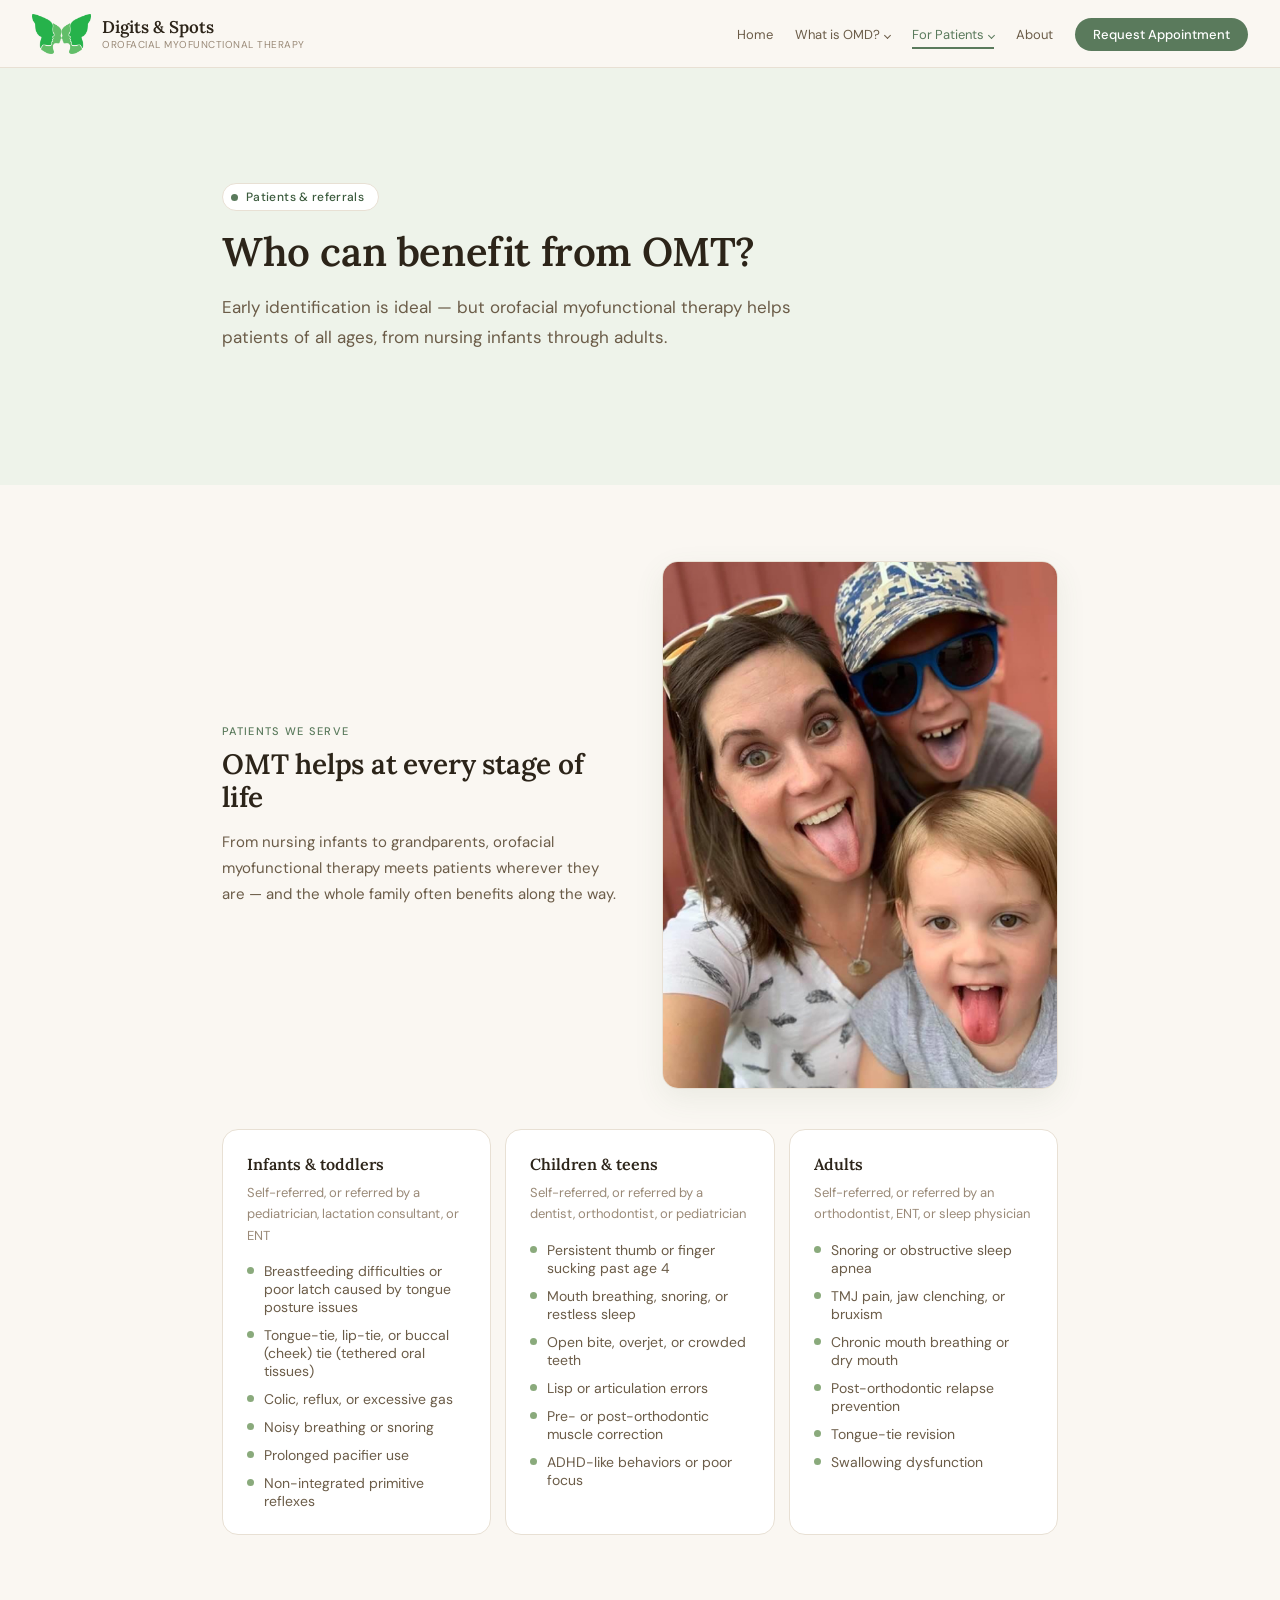
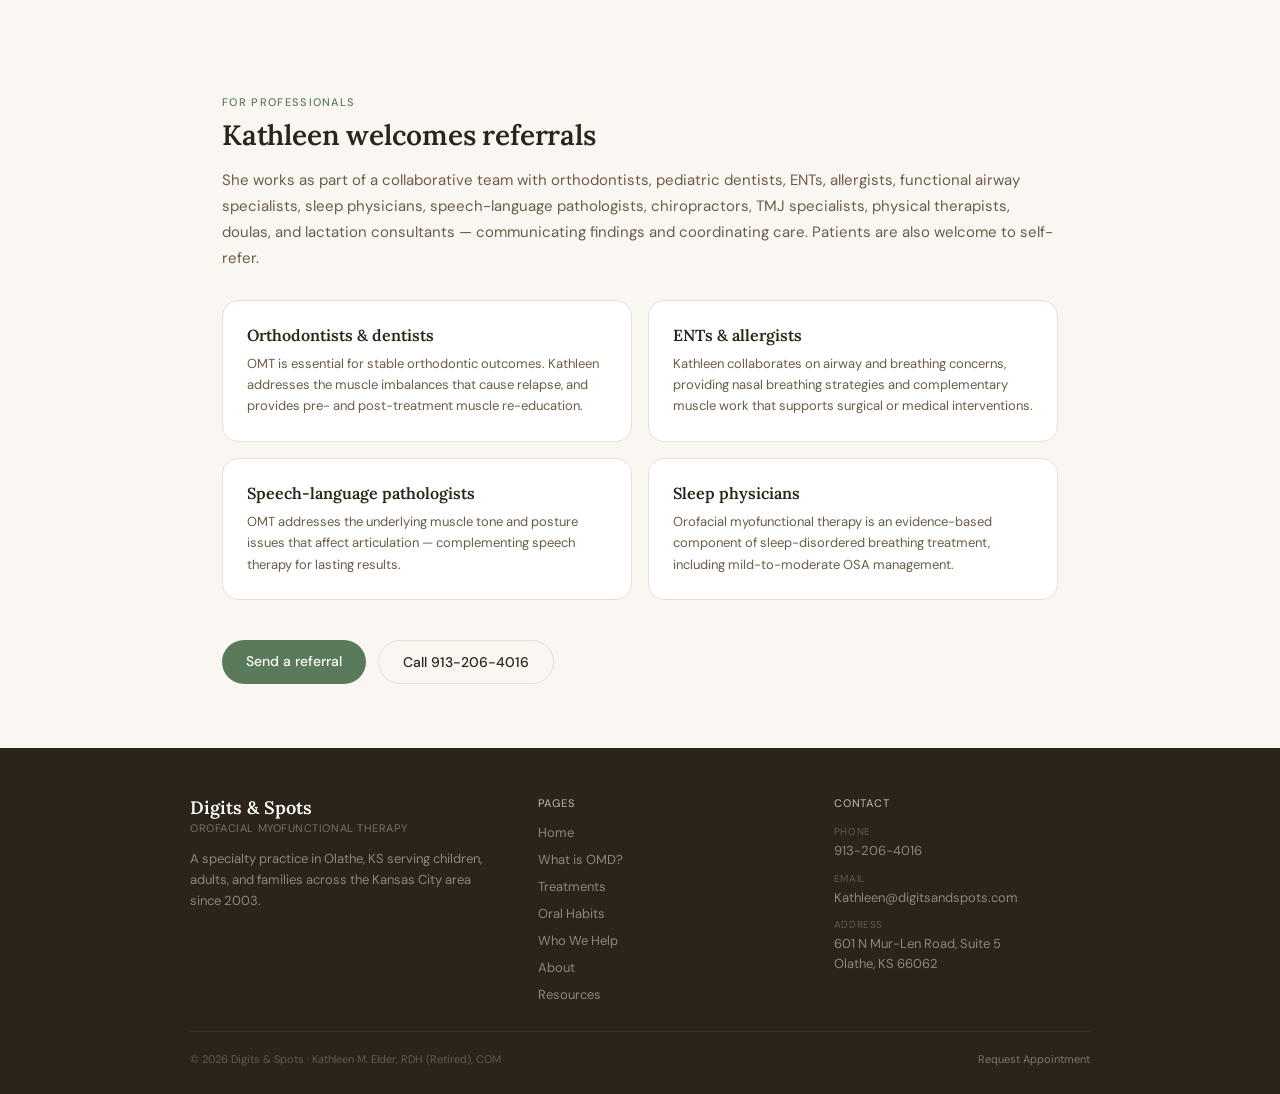
<file: who-we-help.html>
<!DOCTYPE html>
<html lang="en">
<head>
  <meta charset="UTF-8" />
  <meta name="viewport" content="width=device-width, initial-scale=1.0" />
  <title>Who We Help — Digits &amp; Spots</title>
  <meta name="description" content="Digits & Spots treats children, teens, adults, and nursing infants with orofacial myofunctional disorders. Referrals welcome from orthodontists, ENTs, and speech therapists." />
  <link rel="stylesheet" href="css/style.css" />
  <link rel="icon" type="image/png" href="images/favicon.png" />
</head>
<body>

  <nav class="ds-nav">
    <a href="index.html" class="ds-logo" aria-label="Digits &amp; Spots home">
      <div class="ds-logo-mark" aria-hidden="true"></div>
      <div>
        <span class="ds-logo-name">Digits &amp; Spots</span>
        <span class="ds-logo-sub">Orofacial Myofunctional Therapy</span>
      </div>
    </a>
    <button class="ds-nav-toggle" aria-label="Toggle navigation" aria-expanded="false">
      <span></span><span></span><span></span>
    </button>
    <ul class="ds-nav-links">
      <li><a href="index.html">Home</a></li>
      <li class="ds-nav-dropdown">
        <a href="orofacial-myofunctional-disorders.html">What is OMD?</a>
        <ul class="ds-nav-dropdown-menu">
          <li><a href="orofacial-myofunctional-disorders.html">OMD Overview</a></li>
          <li><a href="oral-manifestations.html">Oral Habits</a></li>
        </ul>
      </li>
      <li class="ds-nav-dropdown">
        <a href="treatments.html" class="active">For Patients</a>
        <ul class="ds-nav-dropdown-menu">
          <li><a href="who-we-help.html">Who We Help</a></li>
          <li><a href="treatments.html">Treatments</a></li>
          <li><a href="about/digitsandspots.html">New Patients</a></li>
          <li><a href="resources.html">Resources</a></li>
        </ul>
      </li>
      <li><a href="about/digits-and-spots.html">About</a></li>
      <li><a href="contact.html" class="ds-nav-cta">Request Appointment</a></li>
    </ul>
  </nav>

  <section class="ds-hero-band">
    <div class="ds-inner">
      <div class="ds-hero-eyebrow"><span class="ds-hero-eyebrow-dot"></span>Patients &amp; referrals</div>
      <h1 class="ds-h1">Who can benefit from OMT?</h1>
      <p class="ds-lead">Early identification is ideal — but orofacial myofunctional therapy helps patients of all ages, from nursing infants through adults.</p>
    </div>
  </section>

  <main>
    <div class="ds-inner">

      <section class="ds-section">
        <div class="ds-media-grid img-right">
          <div>
            <div class="ds-section-label">Patients we serve</div>
            <h2 class="ds-h2">OMT helps at every stage of life</h2>
            <p class="ds-body">From nursing infants to grandparents, orofacial myofunctional therapy meets patients wherever they are — and the whole family often benefits along the way.</p>
          </div>
          <figure class="ds-figure ds-media-figure portrait">
            <img src="images/parks-family.jpg" alt="A mom and her two children playfully sticking their tongues out" loading="lazy">
          </figure>
        </div>

        <div class="ds-card-grid-3" style="margin-top:40px;">
          <div class="ds-card">
            <h3>Infants &amp; toddlers</h3>
            <p class="ds-sub">Self-referred, or referred by a pediatrician, lactation consultant, or ENT</p>
            <div class="ds-facts">
              <div class="ds-fact"><span class="ds-fact-dot"></span><span>Breastfeeding difficulties or poor latch caused by tongue posture issues</span></div>
              <div class="ds-fact"><span class="ds-fact-dot"></span><span>Tongue-tie, lip-tie, or buccal (cheek) tie (tethered oral tissues)</span></div>
              <div class="ds-fact"><span class="ds-fact-dot"></span><span>Colic, reflux, or excessive gas</span></div>
              <div class="ds-fact"><span class="ds-fact-dot"></span><span>Noisy breathing or snoring</span></div>
              <div class="ds-fact"><span class="ds-fact-dot"></span><span>Prolonged pacifier use</span></div>
              <div class="ds-fact"><span class="ds-fact-dot"></span><span>Non-integrated primitive reflexes</span></div>
            </div>
          </div>

          <div class="ds-card">
            <h3>Children &amp; teens</h3>
            <p class="ds-sub">Self-referred, or referred by a dentist, orthodontist, or pediatrician</p>
            <div class="ds-facts">
              <div class="ds-fact"><span class="ds-fact-dot"></span><span>Persistent thumb or finger sucking past age 4</span></div>
              <div class="ds-fact"><span class="ds-fact-dot"></span><span>Mouth breathing, snoring, or restless sleep</span></div>
              <div class="ds-fact"><span class="ds-fact-dot"></span><span>Open bite, overjet, or crowded teeth</span></div>
              <div class="ds-fact"><span class="ds-fact-dot"></span><span>Lisp or articulation errors</span></div>
              <div class="ds-fact"><span class="ds-fact-dot"></span><span>Pre- or post-orthodontic muscle correction</span></div>
              <div class="ds-fact"><span class="ds-fact-dot"></span><span>ADHD-like behaviors or poor focus</span></div>
            </div>
          </div>

          <div class="ds-card">
            <h3>Adults</h3>
            <p class="ds-sub">Self-referred, or referred by an orthodontist, ENT, or sleep physician</p>
            <div class="ds-facts">
              <div class="ds-fact"><span class="ds-fact-dot"></span><span>Snoring or obstructive sleep apnea</span></div>
              <div class="ds-fact"><span class="ds-fact-dot"></span><span>TMJ pain, jaw clenching, or bruxism</span></div>
              <div class="ds-fact"><span class="ds-fact-dot"></span><span>Chronic mouth breathing or dry mouth</span></div>
              <div class="ds-fact"><span class="ds-fact-dot"></span><span>Post-orthodontic relapse prevention</span></div>
              <div class="ds-fact"><span class="ds-fact-dot"></span><span>Tongue-tie revision</span></div>
              <div class="ds-fact"><span class="ds-fact-dot"></span><span>Swallowing dysfunction</span></div>
            </div>
          </div>
        </div>
      </section>

      <section class="ds-section">
        <div class="ds-section-label">For professionals</div>
        <h2 class="ds-h2">Kathleen welcomes referrals</h2>
        <p class="ds-body">She works as part of a collaborative team with orthodontists, pediatric dentists, ENTs, allergists, functional airway specialists, sleep physicians, speech-language pathologists, chiropractors, TMJ specialists, physical therapists, doulas, and lactation consultants — communicating findings and coordinating care. Patients are also welcome to self-refer.</p>

        <div class="ds-card-grid" style="margin-top:28px;">
          <div class="ds-card">
            <h3>Orthodontists &amp; dentists</h3>
            <p>OMT is essential for stable orthodontic outcomes. Kathleen addresses the muscle imbalances that cause relapse, and provides pre- and post-treatment muscle re-education.</p>
          </div>
          <div class="ds-card">
            <h3>ENTs &amp; allergists</h3>
            <p>Kathleen collaborates on airway and breathing concerns, providing nasal breathing strategies and complementary muscle work that supports surgical or medical interventions.</p>
          </div>
          <div class="ds-card">
            <h3>Speech-language pathologists</h3>
            <p>OMT addresses the underlying muscle tone and posture issues that affect articulation — complementing speech therapy for lasting results.</p>
          </div>
          <div class="ds-card">
            <h3>Sleep physicians</h3>
            <p>Orofacial myofunctional therapy is an evidence-based component of sleep-disordered breathing treatment, including mild-to-moderate OSA management.</p>
          </div>
        </div>

        <div class="ds-btn-row" style="margin-top:40px;">
          <a href="contact.html" class="ds-btn-primary">Send a referral</a>
          <a href="tel:9132064016" class="ds-btn-outline">Call 913-206-4016</a>
        </div>
      </section>

    </div>
  </main>

  <footer class="ds-footer">
    <div class="ds-footer-grid">
      <div>
        <div class="ds-footer-name">Digits &amp; Spots</div>
        <div class="ds-footer-sub">Orofacial Myofunctional Therapy</div>
        <p class="ds-footer-desc">A specialty practice in Olathe, KS serving children, adults, and families across the Kansas City area since 2003.</p>
      </div>
      <div>
        <div class="ds-footer-col-title">Pages</div>
        <nav class="ds-footer-links" aria-label="Footer navigation">
          <a href="index.html">Home</a>
          <a href="orofacial-myofunctional-disorders.html">What is OMD?</a>
          <a href="treatments.html">Treatments</a>
          <a href="oral-manifestations.html">Oral Habits</a>
          <a href="who-we-help.html">Who We Help</a>
          <a href="about/digits-and-spots.html">About</a>
          <a href="resources.html">Resources</a>
        </nav>
      </div>
      <div>
        <div class="ds-footer-col-title">Contact</div>
        <div class="ds-footer-contact">
          <div class="ds-footer-contact-item">
            <div class="ds-footer-contact-label">Phone</div>
            <a href="tel:9132064016">913-206-4016</a>
          </div>
          <div class="ds-footer-contact-item">
            <div class="ds-footer-contact-label">Email</div>
            <a href="mailto:Kathleen@digitsandspots.com">Kathleen@digitsandspots.com</a>
          </div>
          <div class="ds-footer-contact-item">
            <div class="ds-footer-contact-label">Address</div>
            601 N Mur-Len Road, Suite 5<br>Olathe, KS 66062
          </div>
        </div>
      </div>
    </div>
    <div class="ds-footer-bottom">
      <span>&copy; 2026 Digits &amp; Spots &middot; Kathleen M. Elder, RDH (Retired), COM</span>
      <a href="contact.html" style="color:rgba(255,255,255,0.38); text-decoration:none;">Request Appointment</a>
    </div>
  </footer>

  <script src="js/main.js"></script>
</body>
</html>
</file>
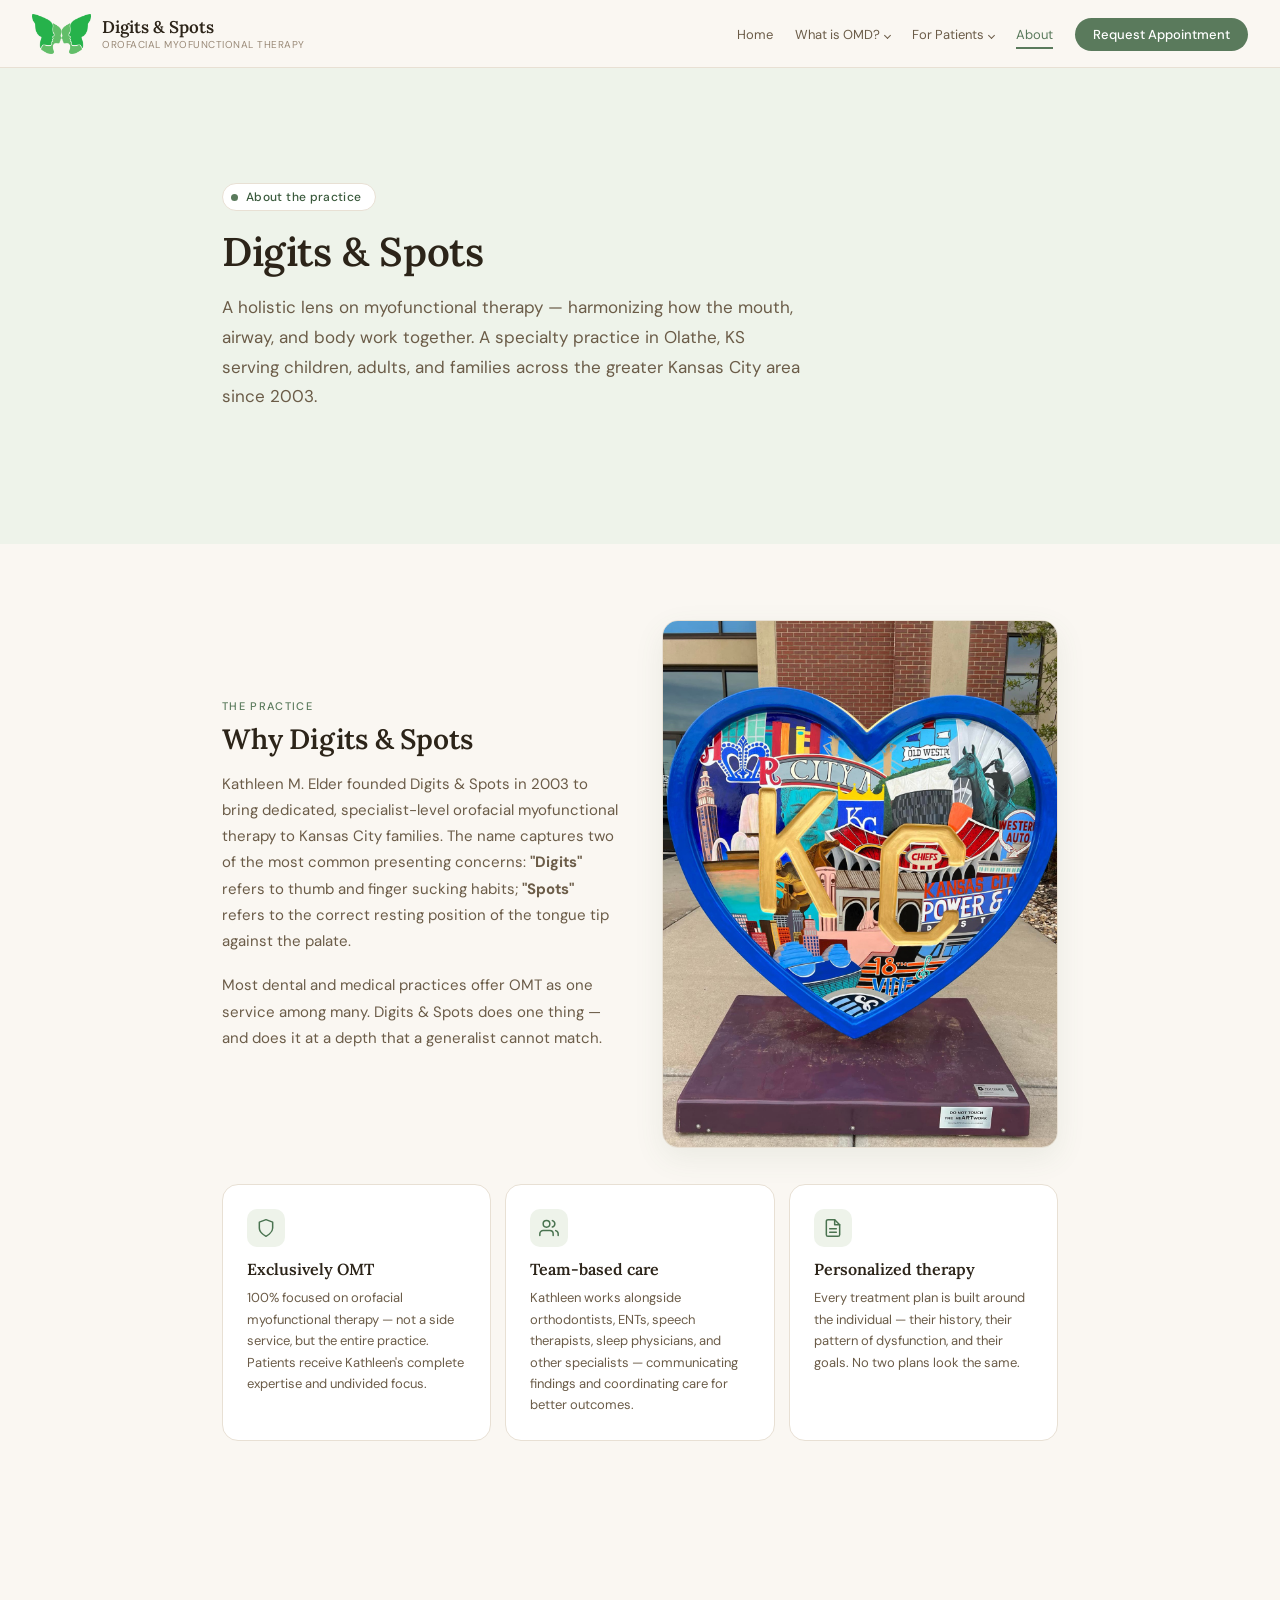
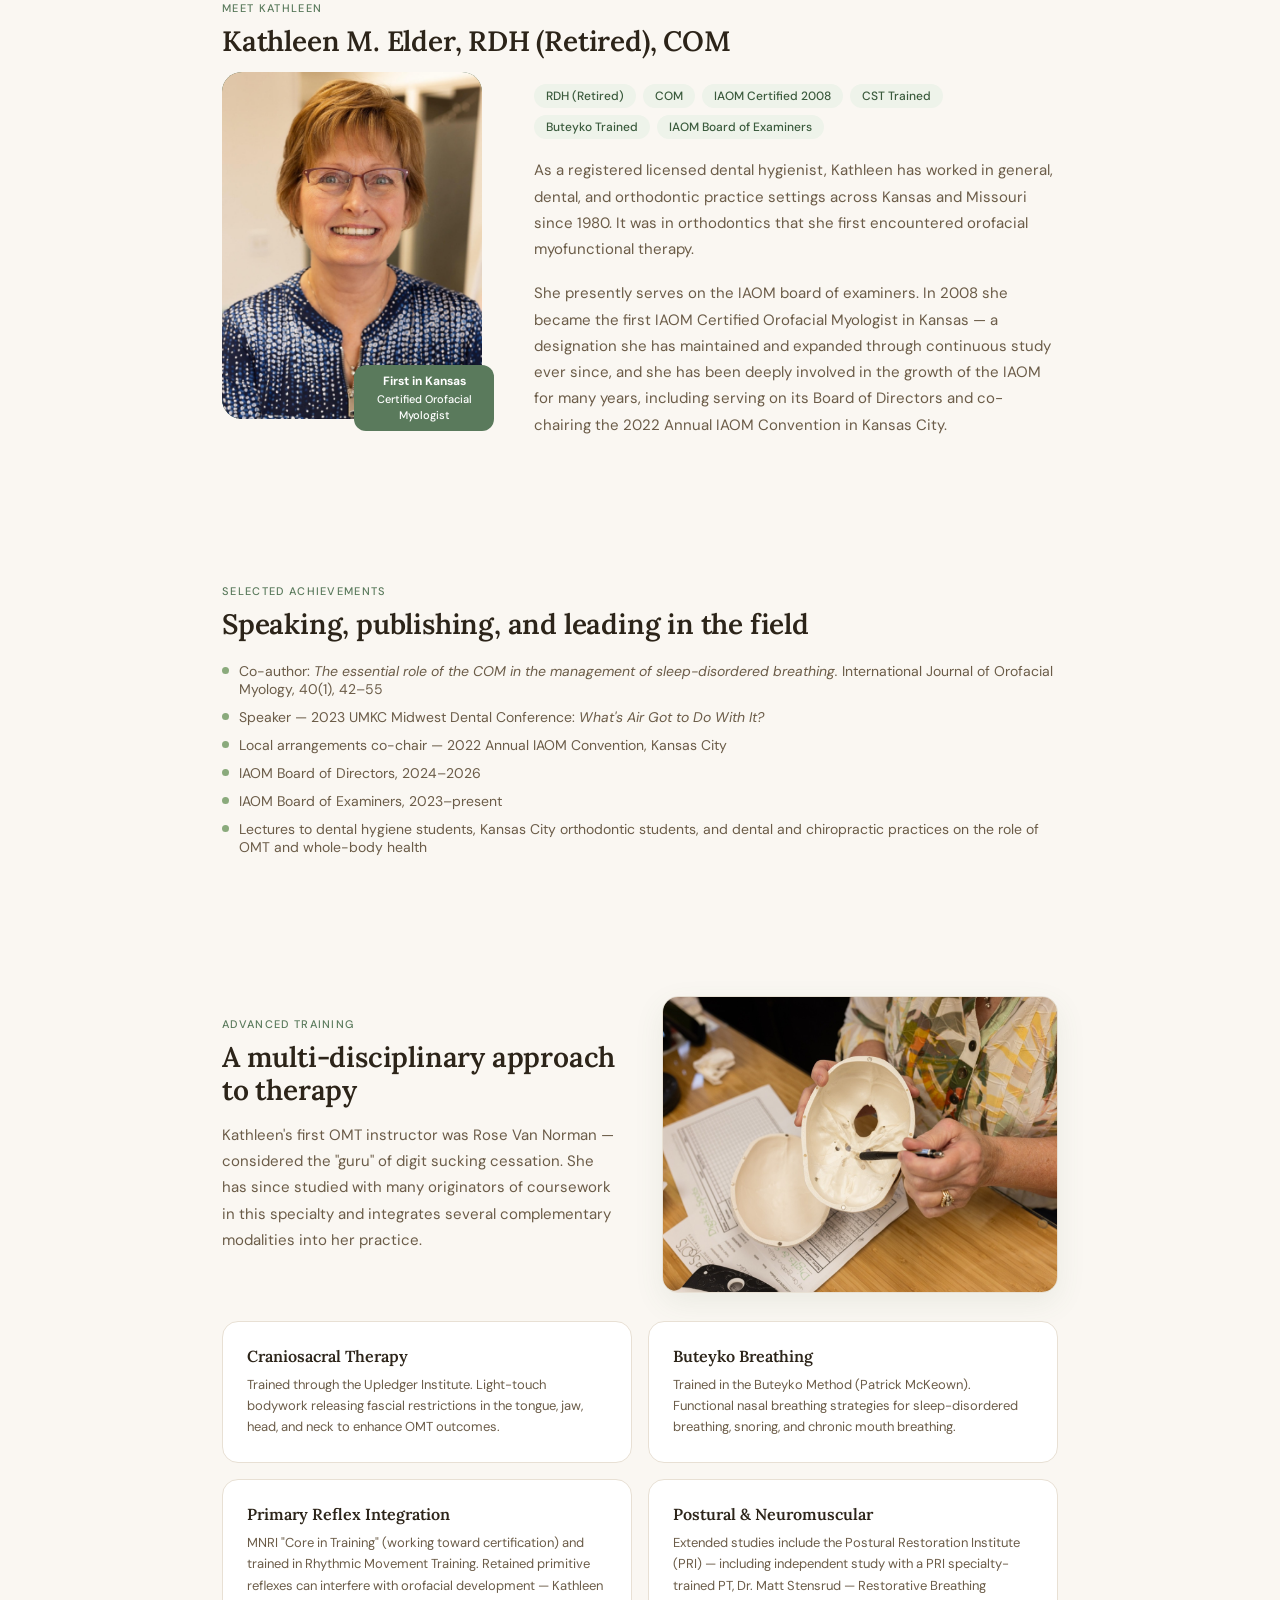
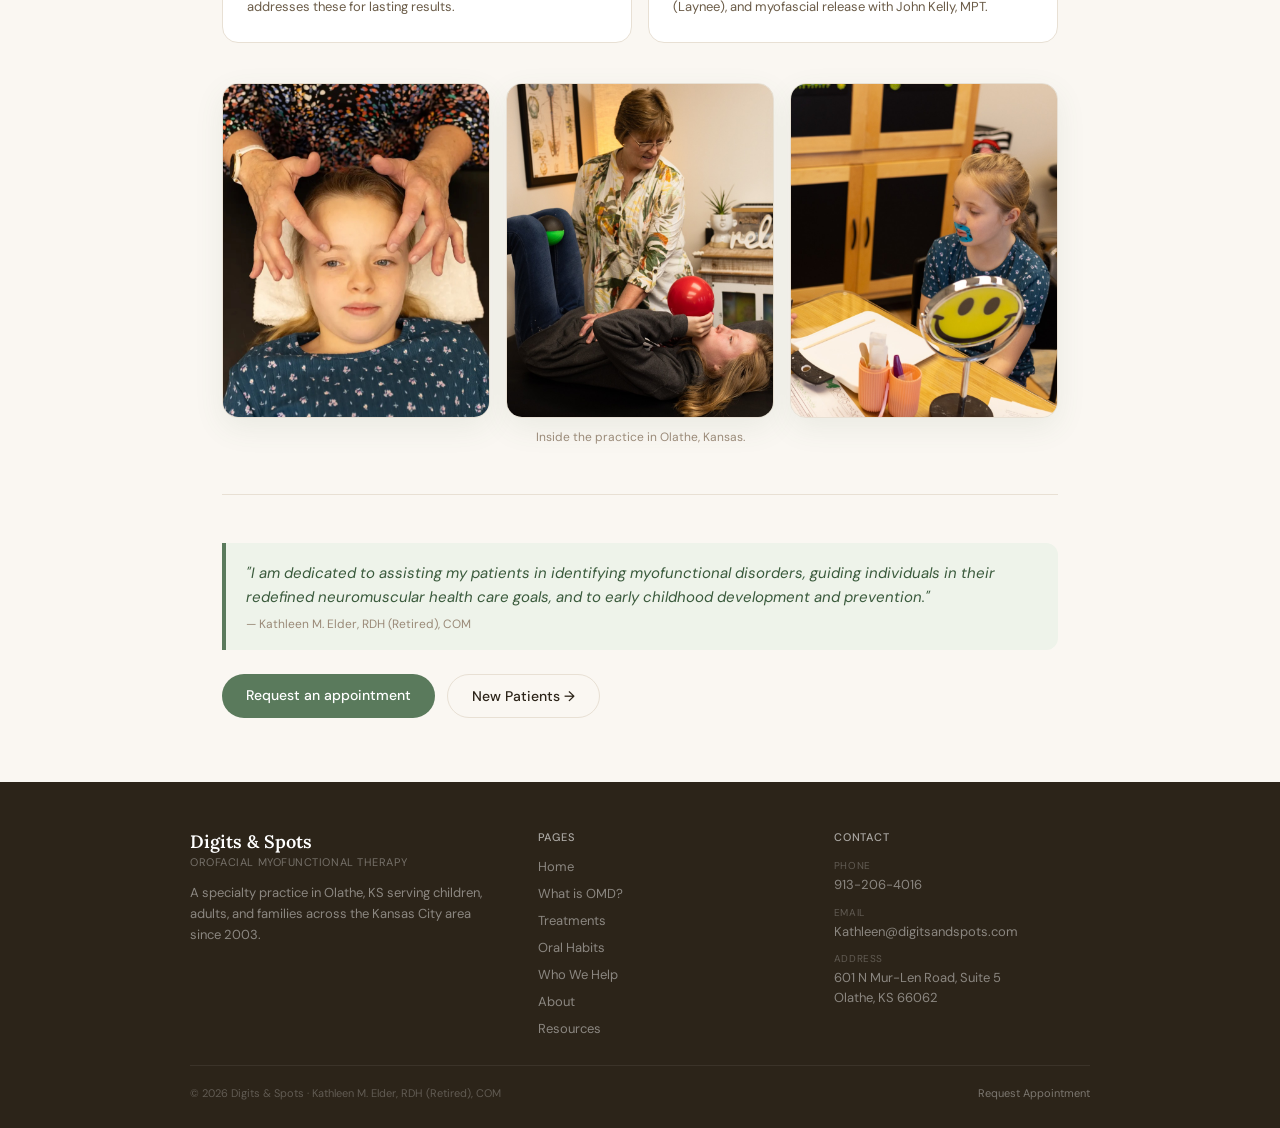
<file: about/digits-and-spots.html>
<!DOCTYPE html>
<html lang="en">
<head>
  <meta charset="UTF-8" />
  <meta name="viewport" content="width=device-width, initial-scale=1.0" />
  <title>About Digits &amp; Spots — Orofacial Myofunctional Therapy | Olathe, KS</title>
  <meta name="description" content="Digits & Spots is a specialty practice in Olathe, KS devoted exclusively to orofacial myofunctional therapy since 2003. Meet founder Kathleen M. Elder, RDH (Retired), COM." />
  <link rel="stylesheet" href="../css/style.css" />
  <link rel="icon" type="image/png" href="../images/favicon.png" />
</head>
<body>

  <nav class="ds-nav">
    <a href="../index.html" class="ds-logo" aria-label="Digits &amp; Spots home">
      <div class="ds-logo-mark" aria-hidden="true"></div>
      <div>
        <span class="ds-logo-name">Digits &amp; Spots</span>
        <span class="ds-logo-sub">Orofacial Myofunctional Therapy</span>
      </div>
    </a>
    <button class="ds-nav-toggle" aria-label="Toggle navigation" aria-expanded="false">
      <span></span><span></span><span></span>
    </button>
    <ul class="ds-nav-links">
      <li><a href="../index.html">Home</a></li>
      <li class="ds-nav-dropdown">
        <a href="../orofacial-myofunctional-disorders.html">What is OMD?</a>
        <ul class="ds-nav-dropdown-menu">
          <li><a href="../orofacial-myofunctional-disorders.html">OMD Overview</a></li>
          <li><a href="../oral-manifestations.html">Oral Habits</a></li>
        </ul>
      </li>
      <li class="ds-nav-dropdown">
        <a href="../treatments.html">For Patients</a>
        <ul class="ds-nav-dropdown-menu">
          <li><a href="../who-we-help.html">Who We Help</a></li>
          <li><a href="../treatments.html">Treatments</a></li>
          <li><a href="digitsandspots.html">New Patients</a></li>
          <li><a href="../resources.html">Resources</a></li>
        </ul>
      </li>
      <li><a href="digits-and-spots.html" class="active">About</a></li>
      <li><a href="../contact.html" class="ds-nav-cta">Request Appointment</a></li>
    </ul>
  </nav>

  <section class="ds-hero-band">
    <div class="ds-inner">
      <div class="ds-hero-eyebrow"><span class="ds-hero-eyebrow-dot"></span>About the practice</div>
      <h1 class="ds-h1">Digits &amp; Spots</h1>
      <p class="ds-lead">A holistic lens on myofunctional therapy — harmonizing how the mouth, airway, and body work together. A specialty practice in Olathe, KS serving children, adults, and families across the greater Kansas City area since 2003.</p>
    </div>
  </section>

  <main>
    <div class="ds-inner">

      <section class="ds-section">
        <div class="ds-media-grid img-right">
          <div>
            <div class="ds-section-label">The practice</div>
            <h2 class="ds-h2">Why Digits &amp; Spots</h2>
            <p class="ds-body">Kathleen M. Elder founded Digits &amp; Spots in 2003 to bring dedicated, specialist-level orofacial myofunctional therapy to Kansas City families. The name captures two of the most common presenting concerns: <strong>"Digits"</strong> refers to thumb and finger sucking habits; <strong>"Spots"</strong> refers to the correct resting position of the tongue tip against the palate.</p>
            <p class="ds-body">Most dental and medical practices offer OMT as one service among many. Digits &amp; Spots does one thing — and does it at a depth that a generalist cannot match.</p>
          </div>
          <figure class="ds-figure ds-media-figure portrait">
            <img src="../images/ke-heart.jpg" alt="A Kansas City heart sculpture near the practice" loading="lazy">
          </figure>
        </div>

        <div class="ds-card-grid ds-card-grid-3" style="margin-top:36px;">
          <div class="ds-card">
            <div class="ds-card-icon">
              <svg width="20" height="20" viewBox="0 0 24 24" fill="none" stroke="#4a7350" stroke-width="1.8" stroke-linecap="round" stroke-linejoin="round" aria-hidden="true"><path d="M12 22s8-4 8-10V5l-8-3-8 3v7c0 6 8 10 8 10z"/></svg>
            </div>
            <h3>Exclusively OMT</h3>
            <p>100% focused on orofacial myofunctional therapy — not a side service, but the entire practice. Patients receive Kathleen's complete expertise and undivided focus.</p>
          </div>
          <div class="ds-card">
            <div class="ds-card-icon">
              <svg width="20" height="20" viewBox="0 0 24 24" fill="none" stroke="#4a7350" stroke-width="1.8" stroke-linecap="round" stroke-linejoin="round" aria-hidden="true"><path d="M17 21v-2a4 4 0 0 0-4-4H5a4 4 0 0 0-4 4v2"/><circle cx="9" cy="7" r="4"/><path d="M23 21v-2a4 4 0 0 0-3-3.87"/><path d="M16 3.13a4 4 0 0 1 0 7.75"/></svg>
            </div>
            <h3>Team-based care</h3>
            <p>Kathleen works alongside orthodontists, ENTs, speech therapists, sleep physicians, and other specialists — communicating findings and coordinating care for better outcomes.</p>
          </div>
          <div class="ds-card">
            <div class="ds-card-icon">
              <svg width="20" height="20" viewBox="0 0 24 24" fill="none" stroke="#4a7350" stroke-width="1.8" stroke-linecap="round" stroke-linejoin="round" aria-hidden="true"><path d="M14 2H6a2 2 0 0 0-2 2v16a2 2 0 0 0 2 2h12a2 2 0 0 0 2-2V8z"/><polyline points="14 2 14 8 20 8"/><line x1="16" y1="13" x2="8" y2="13"/><line x1="16" y1="17" x2="8" y2="17"/></svg>
            </div>
            <h3>Personalized therapy</h3>
            <p>Every treatment plan is built around the individual — their history, their pattern of dysfunction, and their goals. No two plans look the same.</p>
          </div>
        </div>
      </section>

      <section class="ds-section">
        <div class="ds-section-label">Meet Kathleen</div>
        <h2 class="ds-h2">Kathleen M. Elder, RDH (Retired), COM</h2>

        <div class="ds-about-grid">
          <div style="position:relative;">
            <div class="ds-portrait-frame">
              <img src="../images/headshot-2024.jpg" alt="Headshot of Kathleen M. Elder, RDH (Retired), COM">
              <div class="ds-portrait-badge">
                <strong>First in Kansas</strong>
                Certified Orofacial Myologist
              </div>
            </div>
          </div>

          <div>
            <div class="ds-cred-pills">
              <span class="ds-cred">RDH (Retired)</span>
              <span class="ds-cred">COM</span>
              <span class="ds-cred">IAOM Certified 2008</span>
              <span class="ds-cred">CST Trained</span>
              <span class="ds-cred">Buteyko Trained</span>
              <span class="ds-cred">IAOM Board of Examiners</span>
            </div>
            <p class="ds-body">As a registered licensed dental hygienist, Kathleen has worked in general, dental, and orthodontic practice settings across Kansas and Missouri since 1980. It was in orthodontics that she first encountered orofacial myofunctional therapy.</p>
            <p class="ds-body">She presently serves on the IAOM board of examiners. In 2008 she became the first IAOM Certified Orofacial Myologist in Kansas — a designation she has maintained and expanded through continuous study ever since, and she has been deeply involved in the growth of the IAOM for many years, including serving on its Board of Directors and co-chairing the 2022 Annual IAOM Convention in Kansas City.</p>
          </div>
        </div>
      </section>

      <section class="ds-section">
        <div class="ds-section-label">Selected achievements</div>
        <h2 class="ds-h2">Speaking, publishing, and leading in the field</h2>

        <div class="ds-facts" style="margin-top:20px;">
          <div class="ds-fact"><span class="ds-fact-dot"></span><span>Co-author: <em>The essential role of the COM in the management of sleep-disordered breathing.</em> International Journal of Orofacial Myology, 40(1), 42–55</span></div>
          <div class="ds-fact"><span class="ds-fact-dot"></span><span>Speaker — 2023 UMKC Midwest Dental Conference: <em>What's Air Got to Do With It?</em></span></div>
          <div class="ds-fact"><span class="ds-fact-dot"></span><span>Local arrangements co-chair — 2022 Annual IAOM Convention, Kansas City</span></div>
          <div class="ds-fact"><span class="ds-fact-dot"></span><span>IAOM Board of Directors, 2024–2026</span></div>
          <div class="ds-fact"><span class="ds-fact-dot"></span><span>IAOM Board of Examiners, 2023–present</span></div>
          <div class="ds-fact"><span class="ds-fact-dot"></span><span>Lectures to dental hygiene students, Kansas City orthodontic students, and dental and chiropractic practices on the role of OMT and whole-body health</span></div>
        </div>
      </section>

      <section class="ds-section">
        <div class="ds-media-grid img-right">
          <div>
            <div class="ds-section-label">Advanced training</div>
            <h2 class="ds-h2">A multi-disciplinary approach to therapy</h2>
            <p class="ds-body">Kathleen's first OMT instructor was Rose Van Norman — considered the "guru" of digit sucking cessation. She has since studied with many originators of coursework in this specialty and integrates several complementary modalities into her practice.</p>
          </div>
          <figure class="ds-figure ds-media-figure">
            <img src="../images/skull-model.jpg" alt="Kathleen using an anatomical skull model to explain cranial structure" loading="lazy">
          </figure>
        </div>

        <div class="ds-card-grid" style="margin-top:28px;">
          <div class="ds-card">
            <h3>Craniosacral Therapy</h3>
            <p>Trained through the Upledger Institute. Light-touch bodywork releasing fascial restrictions in the tongue, jaw, head, and neck to enhance OMT outcomes.</p>
          </div>
          <div class="ds-card">
            <h3>Buteyko Breathing</h3>
            <p>Trained in the Buteyko Method (Patrick McKeown). Functional nasal breathing strategies for sleep-disordered breathing, snoring, and chronic mouth breathing.</p>
          </div>
          <div class="ds-card">
            <h3>Primary Reflex Integration</h3>
            <p>MNRI "Core in Training" (working toward certification) and trained in Rhythmic Movement Training. Retained primitive reflexes can interfere with orofacial development — Kathleen addresses these for lasting results.</p>
          </div>
          <div class="ds-card">
            <h3>Postural &amp; Neuromuscular</h3>
            <p>Extended studies include the Postural Restoration Institute (PRI) — including independent study with a PRI specialty-trained PT, Dr. Matt Stensrud — Restorative Breathing (Laynee), and myofascial release with John Kelly, MPT.</p>
          </div>
        </div>

        <div class="ds-photo-strip" style="margin-top:40px;">
          <figure class="ds-figure"><img src="../images/web-use-52.jpg" alt="Kathleen gently working at the brow of a girl lying on the therapy table" loading="lazy"></figure>
          <figure class="ds-figure"><img src="../images/web-use-173.jpg" alt="Kathleen guiding a child through a balloon exercise lying on the therapy table" loading="lazy"></figure>
          <figure class="ds-figure"><img src="../images/print-use-20.jpg" style="object-position:85% center;" alt="A girl with tape over her lips practicing at a table while Kathleen guides the exercise" loading="lazy"></figure>
        </div>
        <p class="ds-photo-caption">Inside the practice in Olathe, Kansas.</p>

        <hr class="ds-divider" />

        <div class="ds-highlight">
          <p>"I am dedicated to assisting my patients in identifying myofunctional disorders, guiding individuals in their redefined neuromuscular health care goals, and to early childhood development and prevention."</p>
          <cite>— Kathleen M. Elder, RDH (Retired), COM</cite>
        </div>

        <div class="ds-btn-row">
          <a href="../contact.html" class="ds-btn-primary">Request an appointment</a>
          <a href="digitsandspots.html" class="ds-btn-outline">New Patients →</a>
        </div>
      </section>

    </div>
  </main>

  <footer class="ds-footer">
    <div class="ds-footer-grid">
      <div>
        <div class="ds-footer-name">Digits &amp; Spots</div>
        <div class="ds-footer-sub">Orofacial Myofunctional Therapy</div>
        <p class="ds-footer-desc">A specialty practice in Olathe, KS serving children, adults, and families across the Kansas City area since 2003.</p>
      </div>
      <div>
        <div class="ds-footer-col-title">Pages</div>
        <nav class="ds-footer-links" aria-label="Footer navigation">
          <a href="../index.html">Home</a>
          <a href="../orofacial-myofunctional-disorders.html">What is OMD?</a>
          <a href="../treatments.html">Treatments</a>
          <a href="../oral-manifestations.html">Oral Habits</a>
          <a href="../who-we-help.html">Who We Help</a>
          <a href="digits-and-spots.html">About</a>
          <a href="../resources.html">Resources</a>
        </nav>
      </div>
      <div>
        <div class="ds-footer-col-title">Contact</div>
        <div class="ds-footer-contact">
          <div class="ds-footer-contact-item">
            <div class="ds-footer-contact-label">Phone</div>
            <a href="tel:9132064016">913-206-4016</a>
          </div>
          <div class="ds-footer-contact-item">
            <div class="ds-footer-contact-label">Email</div>
            <a href="mailto:Kathleen@digitsandspots.com">Kathleen@digitsandspots.com</a>
          </div>
          <div class="ds-footer-contact-item">
            <div class="ds-footer-contact-label">Address</div>
            601 N Mur-Len Road, Suite 5<br>Olathe, KS 66062
          </div>
        </div>
      </div>
    </div>
    <div class="ds-footer-bottom">
      <span>&copy; 2026 Digits &amp; Spots &middot; Kathleen M. Elder, RDH (Retired), COM</span>
      <a href="../contact.html" style="color:rgba(255,255,255,0.38); text-decoration:none;">Request Appointment</a>
    </div>
  </footer>

  <script src="../js/main.js"></script>
</body>
</html>
</file>
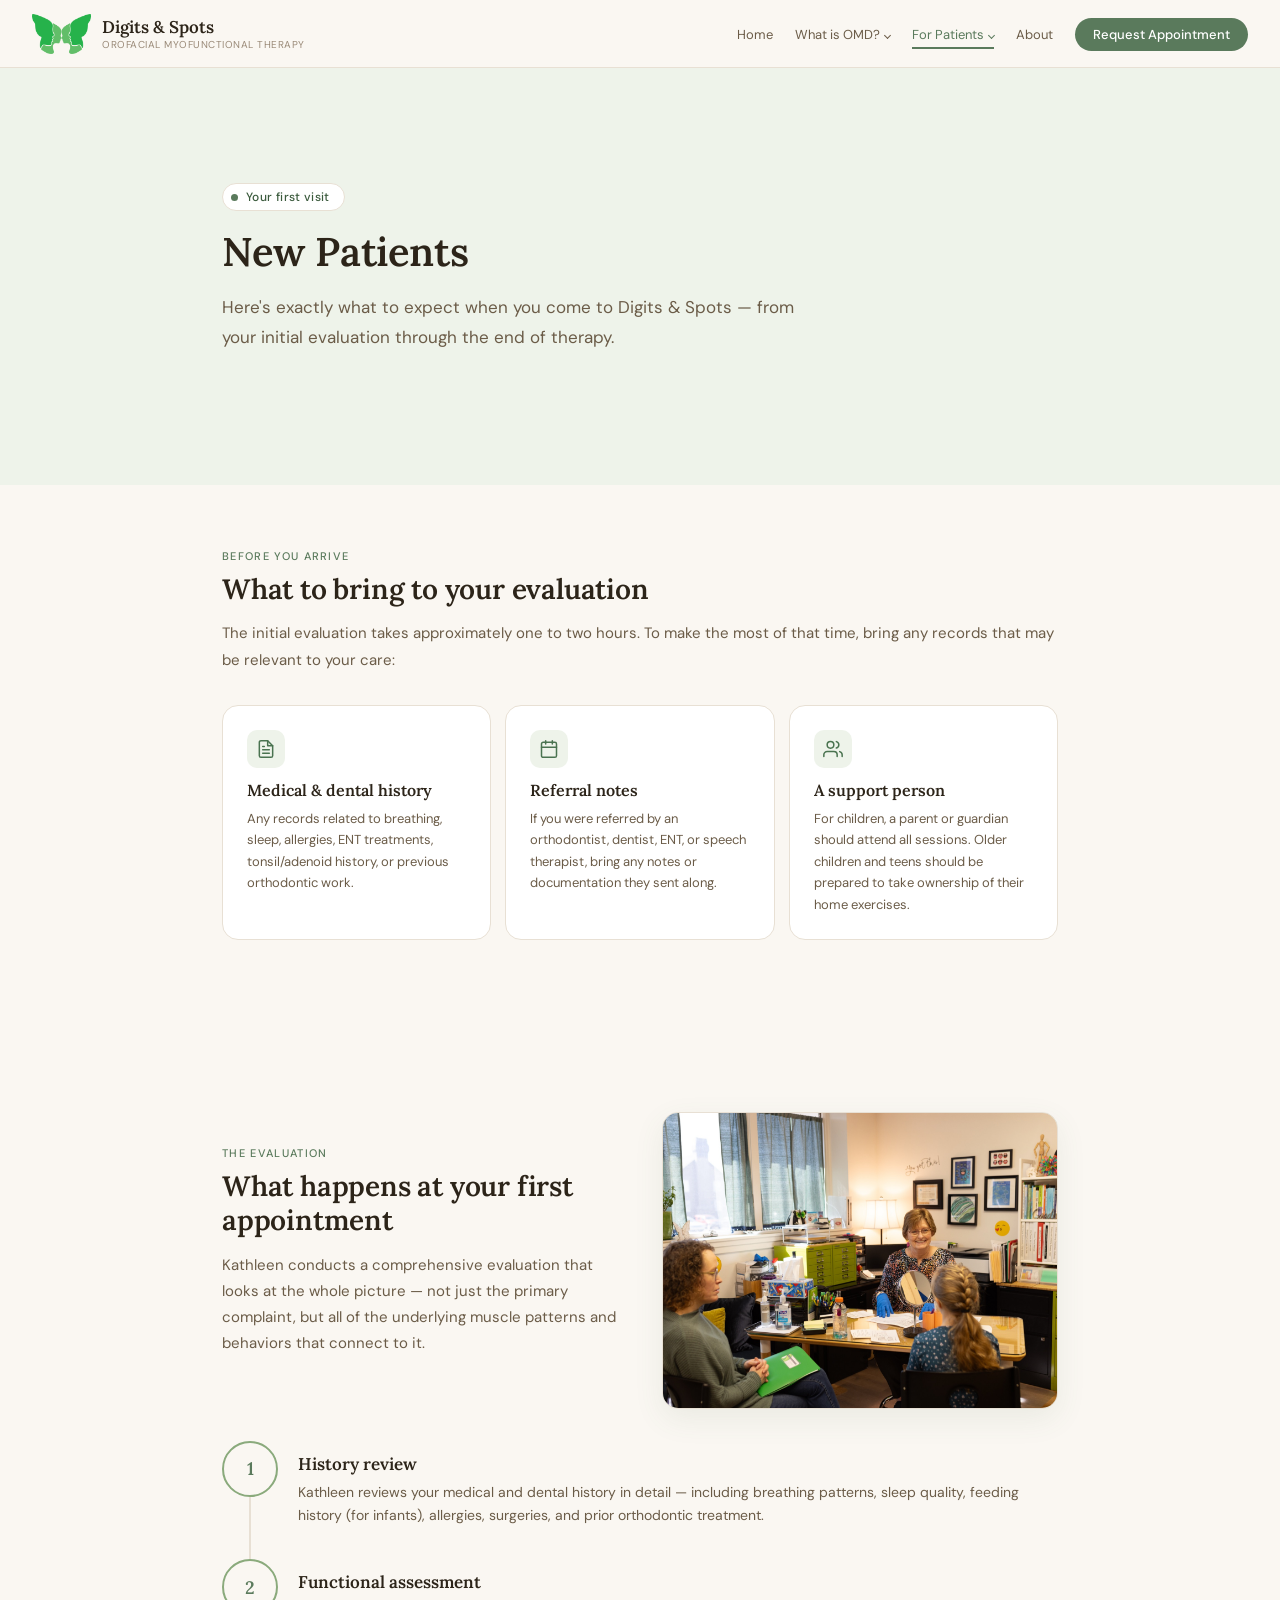
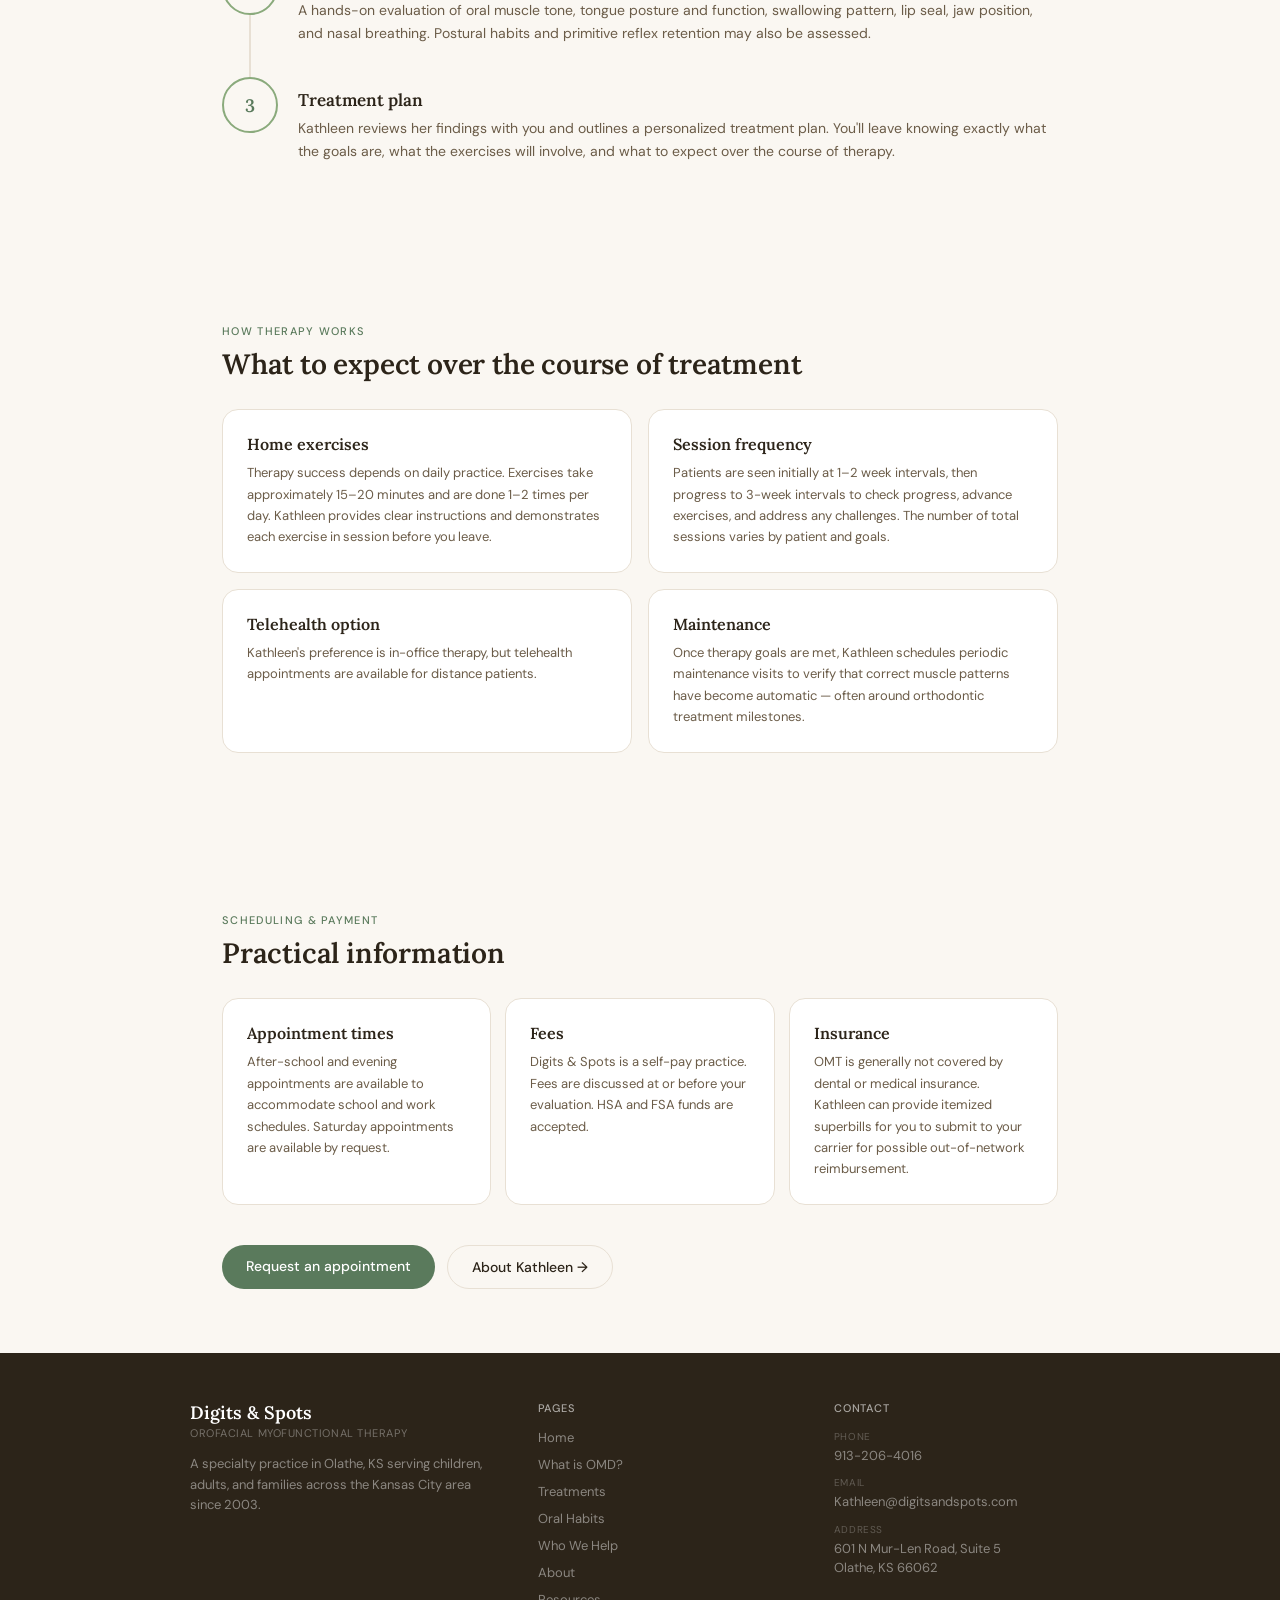
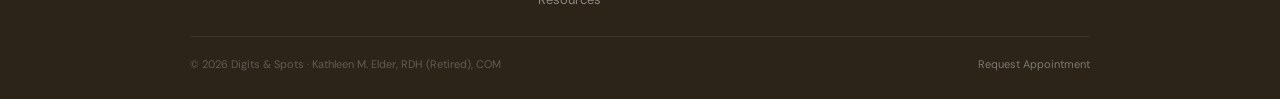
<file: about/digitsandspots.html>
<!DOCTYPE html>
<html lang="en">
<head>
  <meta charset="UTF-8" />
  <meta name="viewport" content="width=device-width, initial-scale=1.0" />
  <title>New Patients — Digits &amp; Spots</title>
  <meta name="description" content="Everything you need to know before your first visit to Digits & Spots: what to bring, what happens at the evaluation, how therapy works, and payment options." />
  <link rel="stylesheet" href="../css/style.css" />
  <link rel="icon" type="image/png" href="../images/favicon.png" />
</head>
<body>

  <nav class="ds-nav">
    <a href="../index.html" class="ds-logo" aria-label="Digits &amp; Spots home">
      <div class="ds-logo-mark" aria-hidden="true"></div>
      <div>
        <span class="ds-logo-name">Digits &amp; Spots</span>
        <span class="ds-logo-sub">Orofacial Myofunctional Therapy</span>
      </div>
    </a>
    <button class="ds-nav-toggle" aria-label="Toggle navigation" aria-expanded="false">
      <span></span><span></span><span></span>
    </button>
    <ul class="ds-nav-links">
      <li><a href="../index.html">Home</a></li>
      <li class="ds-nav-dropdown">
        <a href="../orofacial-myofunctional-disorders.html">What is OMD?</a>
        <ul class="ds-nav-dropdown-menu">
          <li><a href="../orofacial-myofunctional-disorders.html">OMD Overview</a></li>
          <li><a href="../oral-manifestations.html">Oral Habits</a></li>
        </ul>
      </li>
      <li class="ds-nav-dropdown">
        <a href="../treatments.html" class="active">For Patients</a>
        <ul class="ds-nav-dropdown-menu">
          <li><a href="../who-we-help.html">Who We Help</a></li>
          <li><a href="../treatments.html">Treatments</a></li>
          <li><a href="digitsandspots.html">New Patients</a></li>
          <li><a href="../resources.html">Resources</a></li>
        </ul>
      </li>
      <li><a href="digits-and-spots.html">About</a></li>
      <li><a href="../contact.html" class="ds-nav-cta">Request Appointment</a></li>
    </ul>
  </nav>

  <section class="ds-hero-band">
    <div class="ds-inner">
      <div class="ds-hero-eyebrow"><span class="ds-hero-eyebrow-dot"></span>Your first visit</div>
      <h1 class="ds-h1">New Patients</h1>
      <p class="ds-lead">Here's exactly what to expect when you come to Digits &amp; Spots — from your initial evaluation through the end of therapy.</p>
    </div>
  </section>

  <main>
    <div class="ds-inner">

      <section class="ds-section">
        <div class="ds-section-label">Before you arrive</div>
        <h2 class="ds-h2">What to bring to your evaluation</h2>
        <p class="ds-body">The initial evaluation takes approximately one to two hours. To make the most of that time, bring any records that may be relevant to your care:</p>

        <div class="ds-card-grid ds-card-grid-3" style="margin-top:32px;">
          <div class="ds-card">
            <div class="ds-card-icon">
              <svg width="20" height="20" viewBox="0 0 24 24" fill="none" stroke="#4a7350" stroke-width="1.8" stroke-linecap="round" stroke-linejoin="round" aria-hidden="true"><path d="M14 2H6a2 2 0 0 0-2 2v16a2 2 0 0 0 2 2h12a2 2 0 0 0 2-2V8z"/><polyline points="14 2 14 8 20 8"/><line x1="16" y1="13" x2="8" y2="13"/><line x1="16" y1="17" x2="8" y2="17"/><polyline points="10 9 9 9 8 9"/></svg>
            </div>
            <h3>Medical &amp; dental history</h3>
            <p>Any records related to breathing, sleep, allergies, ENT treatments, tonsil/adenoid history, or previous orthodontic work.</p>
          </div>
          <div class="ds-card">
            <div class="ds-card-icon">
              <svg width="20" height="20" viewBox="0 0 24 24" fill="none" stroke="#4a7350" stroke-width="1.8" stroke-linecap="round" stroke-linejoin="round" aria-hidden="true"><rect x="3" y="4" width="18" height="18" rx="2" ry="2"/><line x1="16" y1="2" x2="16" y2="6"/><line x1="8" y1="2" x2="8" y2="6"/><line x1="3" y1="10" x2="21" y2="10"/></svg>
            </div>
            <h3>Referral notes</h3>
            <p>If you were referred by an orthodontist, dentist, ENT, or speech therapist, bring any notes or documentation they sent along.</p>
          </div>
          <div class="ds-card">
            <div class="ds-card-icon">
              <svg width="20" height="20" viewBox="0 0 24 24" fill="none" stroke="#4a7350" stroke-width="1.8" stroke-linecap="round" stroke-linejoin="round" aria-hidden="true"><path d="M17 21v-2a4 4 0 0 0-4-4H5a4 4 0 0 0-4 4v2"/><circle cx="9" cy="7" r="4"/><path d="M23 21v-2a4 4 0 0 0-3-3.87"/><path d="M16 3.13a4 4 0 0 1 0 7.75"/></svg>
            </div>
            <h3>A support person</h3>
            <p>For children, a parent or guardian should attend all sessions. Older children and teens should be prepared to take ownership of their home exercises.</p>
          </div>
        </div>
      </section>

      <section class="ds-section">
        <div class="ds-media-grid img-right">
          <div>
            <div class="ds-section-label">The evaluation</div>
            <h2 class="ds-h2">What happens at your first appointment</h2>
            <p class="ds-body">Kathleen conducts a comprehensive evaluation that looks at the whole picture — not just the primary complaint, but all of the underlying muscle patterns and behaviors that connect to it.</p>
          </div>
          <figure class="ds-figure ds-media-figure">
            <img src="../images/new-patient-desk.jpg" alt="Kathleen reviewing treatment instructions with a patient at her desk" loading="lazy">
          </figure>
        </div>

        <div class="ds-steps" style="margin-top:32px;">
          <div class="ds-step">
            <div class="ds-step-num" aria-hidden="true">1</div>
            <div class="ds-step-body">
              <h3>History review</h3>
              <p>Kathleen reviews your medical and dental history in detail — including breathing patterns, sleep quality, feeding history (for infants), allergies, surgeries, and prior orthodontic treatment.</p>
            </div>
          </div>
          <div class="ds-step">
            <div class="ds-step-num" aria-hidden="true">2</div>
            <div class="ds-step-body">
              <h3>Functional assessment</h3>
              <p>A hands-on evaluation of oral muscle tone, tongue posture and function, swallowing pattern, lip seal, jaw position, and nasal breathing. Postural habits and primitive reflex retention may also be assessed.</p>
            </div>
          </div>
          <div class="ds-step">
            <div class="ds-step-num" aria-hidden="true">3</div>
            <div class="ds-step-body">
              <h3>Treatment plan</h3>
              <p>Kathleen reviews her findings with you and outlines a personalized treatment plan. You'll leave knowing exactly what the goals are, what the exercises will involve, and what to expect over the course of therapy.</p>
            </div>
          </div>
        </div>
      </section>

      <section class="ds-section">
        <div class="ds-section-label">How therapy works</div>
        <h2 class="ds-h2">What to expect over the course of treatment</h2>

        <div class="ds-card-grid" style="margin-top:28px;">
          <div class="ds-card">
            <h3>Home exercises</h3>
            <p>Therapy success depends on daily practice. Exercises take approximately 15–20 minutes and are done 1–2 times per day. Kathleen provides clear instructions and demonstrates each exercise in session before you leave.</p>
          </div>
          <div class="ds-card">
            <h3>Session frequency</h3>
            <p>Patients are seen initially at 1–2 week intervals, then progress to 3-week intervals to check progress, advance exercises, and address any challenges. The number of total sessions varies by patient and goals.</p>
          </div>
          <div class="ds-card">
            <h3>Telehealth option</h3>
            <p>Kathleen's preference is in-office therapy, but telehealth appointments are available for distance patients.</p>
          </div>
          <div class="ds-card">
            <h3>Maintenance</h3>
            <p>Once therapy goals are met, Kathleen schedules periodic maintenance visits to verify that correct muscle patterns have become automatic — often around orthodontic treatment milestones.</p>
          </div>
        </div>
      </section>

      <section class="ds-section">
        <div class="ds-section-label">Scheduling &amp; payment</div>
        <h2 class="ds-h2">Practical information</h2>

        <div class="ds-card-grid ds-card-grid-3" style="margin-top:28px;">
          <div class="ds-card">
            <h3>Appointment times</h3>
            <p>After-school and evening appointments are available to accommodate school and work schedules. Saturday appointments are available by request.</p>
          </div>
          <div class="ds-card">
            <h3>Fees</h3>
            <p>Digits &amp; Spots is a self-pay practice. Fees are discussed at or before your evaluation. HSA and FSA funds are accepted.</p>
          </div>
          <div class="ds-card">
            <h3>Insurance</h3>
            <p>OMT is generally not covered by dental or medical insurance. Kathleen can provide itemized superbills for you to submit to your carrier for possible out-of-network reimbursement.</p>
          </div>
        </div>

        <div class="ds-btn-row" style="margin-top:40px;">
          <a href="../contact.html" class="ds-btn-primary">Request an appointment</a>
          <a href="digits-and-spots.html" class="ds-btn-outline">About Kathleen →</a>
        </div>
      </section>

    </div>
  </main>

  <footer class="ds-footer">
    <div class="ds-footer-grid">
      <div>
        <div class="ds-footer-name">Digits &amp; Spots</div>
        <div class="ds-footer-sub">Orofacial Myofunctional Therapy</div>
        <p class="ds-footer-desc">A specialty practice in Olathe, KS serving children, adults, and families across the Kansas City area since 2003.</p>
      </div>
      <div>
        <div class="ds-footer-col-title">Pages</div>
        <nav class="ds-footer-links" aria-label="Footer navigation">
          <a href="../index.html">Home</a>
          <a href="../orofacial-myofunctional-disorders.html">What is OMD?</a>
          <a href="../treatments.html">Treatments</a>
          <a href="../oral-manifestations.html">Oral Habits</a>
          <a href="../who-we-help.html">Who We Help</a>
          <a href="digits-and-spots.html">About</a>
          <a href="../resources.html">Resources</a>
        </nav>
      </div>
      <div>
        <div class="ds-footer-col-title">Contact</div>
        <div class="ds-footer-contact">
          <div class="ds-footer-contact-item">
            <div class="ds-footer-contact-label">Phone</div>
            <a href="tel:9132064016">913-206-4016</a>
          </div>
          <div class="ds-footer-contact-item">
            <div class="ds-footer-contact-label">Email</div>
            <a href="mailto:Kathleen@digitsandspots.com">Kathleen@digitsandspots.com</a>
          </div>
          <div class="ds-footer-contact-item">
            <div class="ds-footer-contact-label">Address</div>
            601 N Mur-Len Road, Suite 5<br>Olathe, KS 66062
          </div>
        </div>
      </div>
    </div>
    <div class="ds-footer-bottom">
      <span>&copy; 2026 Digits &amp; Spots &middot; Kathleen M. Elder, RDH (Retired), COM</span>
      <a href="../contact.html" style="color:rgba(255,255,255,0.38); text-decoration:none;">Request Appointment</a>
    </div>
  </footer>

  <script src="../js/main.js"></script>
</body>
</html>
</file>
<file: css/style.css>
@import url('https://fonts.googleapis.com/css2?family=Lora:ital,wght@0,400;0,500;0,600;1,400&family=DM+Sans:wght@300;400;500&display=swap');

/* ===================================================
   DIGITS & SPOTS — Global Stylesheet
   =================================================== */

*, *::before, *::after { box-sizing: border-box; margin: 0; padding: 0; }

:root {
  --sage:        #5a7a5c;
  --sage-light:  #8aaa7c;
  --sage-pale:   #eef3ea;
  --sage-deep:   #3a5a3c;
  --cream:       #faf7f2;
  --warm-tan:    #e8e0d4;
  --warm-dark:   #2c2419;
  --warm-mid:    #6b5c48;
  --warm-muted:  #9a8a78;
  --font-display: 'Lora', Georgia, serif;
  --font-body:    'DM Sans', sans-serif;
}

html { scroll-behavior: smooth; }

body {
  font-family: var(--font-body);
  color: var(--warm-dark);
  background: var(--cream);
  min-height: 100vh;
  overflow-x: hidden;
}

/* ===================================================
   NAVIGATION
   =================================================== */

.ds-nav {
  background: var(--cream);
  border-bottom: 1px solid var(--warm-tan);
  padding: 0 2rem;
  display: flex;
  align-items: center;
  justify-content: space-between;
  height: 68px;
  position: sticky;
  top: 0;
  z-index: 100;
}

.ds-logo {
  display: flex;
  align-items: center;
  gap: 11px;
  text-decoration: none;
}

.ds-logo-mark {
  width: 59px; height: 40px;
  background: url("../images/logo.png") center / contain no-repeat;
  flex-shrink: 0;
}

.ds-logo-name {
  font-family: var(--font-display);
  font-size: 17px; font-weight: 600;
  color: var(--warm-dark); display: block;
}
.ds-logo-sub {
  font-size: 10px; color: var(--warm-muted);
  letter-spacing: 0.05em; text-transform: uppercase; display: block;
}

.ds-nav-links {
  display: flex; align-items: center;
  gap: 22px; list-style: none;
}
.ds-nav-links a {
  font-size: 13px; font-weight: 400;
  color: var(--warm-mid); text-decoration: none;
  padding: 4px 0;
  border-bottom: 2px solid transparent;
  transition: color 0.2s, border-color 0.2s;
}
.ds-nav-links a:hover { color: var(--sage); }
.ds-nav-links a.active { color: var(--sage); border-bottom-color: var(--sage); }

/* About dropdown */
.ds-nav-dropdown {
  position: relative;
}
.ds-nav-dropdown > a::after {
  content: '';
  display: inline-block;
  width: 5px; height: 5px;
  border-right: 1.5px solid currentColor;
  border-bottom: 1.5px solid currentColor;
  transform: rotate(45deg);
  margin-left: 5px;
  vertical-align: 1px;
}
.ds-nav-dropdown-menu {
  display: none;
  position: absolute;
  top: 100%;
  left: 50%;
  transform: translateX(-50%);
  background: var(--cream);
  border: 1px solid var(--warm-tan);
  border-radius: 8px;
  padding: 6px 0;
  min-width: 200px;
  box-shadow: 0 4px 16px rgba(0,0,0,0.08);
  z-index: 200;
  list-style: none;
}
.ds-nav-dropdown-menu li a {
  display: block;
  padding: 8px 16px !important;
  font-size: 13px;
  color: var(--warm-mid);
  text-decoration: none;
  border-bottom: none !important;
  white-space: nowrap;
}
.ds-nav-dropdown-menu li a:hover {
  background: var(--sage-pale);
  color: var(--sage);
}
.ds-nav-dropdown:hover .ds-nav-dropdown-menu,
.ds-nav-dropdown:focus-within .ds-nav-dropdown-menu {
  display: block;
}

.ds-nav-cta {
  background: var(--sage) !important;
  color: white !important;
  padding: 8px 18px !important;
  border-radius: 100px;
  font-weight: 500 !important;
  border-bottom: none !important;
  transition: background 0.2s !important;
}
.ds-nav-cta:hover { background: var(--sage-deep) !important; }

/* Mobile hamburger (hidden by default) */
.ds-nav-toggle {
  display: none;
  background: none; border: none;
  cursor: pointer; padding: 4px;
  flex-direction: column; gap: 5px;
}
.ds-nav-toggle span {
  display: block; width: 22px; height: 2px;
  background: var(--warm-dark); border-radius: 2px;
  transition: transform 0.25s, opacity 0.25s;
}

/* ===================================================
   LAYOUT & SHARED STRUCTURE
   =================================================== */

.ds-inner {
  max-width: 900px;
  margin: 0 auto;
  padding: 0 2rem;
}

.ds-section        { padding: 64px 0; }
.ds-section-label  { font-size: 11px; text-transform: uppercase; letter-spacing: 0.12em; color: var(--sage); font-weight: 500; margin-bottom: 10px; }

.ds-h1 {
  font-family: var(--font-display);
  font-size: 40px; font-weight: 600;
  color: var(--warm-dark); letter-spacing: -0.4px; line-height: 1.15;
  margin-bottom: 18px;
}
.ds-h1 em { font-style: italic; color: var(--sage); }

.ds-h2 {
  font-family: var(--font-display);
  font-size: 28px; font-weight: 600;
  color: var(--warm-dark); letter-spacing: -0.2px; line-height: 1.2;
  margin-bottom: 14px;
}
.ds-h2 em { font-style: italic; color: var(--sage); }

.ds-lead  { font-size: 17px; color: var(--warm-mid); line-height: 1.75; margin-bottom: 32px; max-width: 580px; }
.ds-body  { font-size: 15px; color: var(--warm-mid); line-height: 1.75; margin-bottom: 18px; }

.ds-divider { border: none; border-top: 1px solid var(--warm-tan); margin: 48px 0; }

/* ===================================================
   HERO BAND
   =================================================== */

.ds-hero-band {
  background: var(--sage-pale);
  padding: clamp(72px, 9vw, 116px) 0 clamp(60px, 8vw, 100px);
  position: relative; overflow: hidden;
}
.ds-hero-band .dots-bg {
  position: absolute; top: 0; right: 0;
  opacity: 0.13; pointer-events: none;
}

/* ===================================================
   TRUST BAR
   =================================================== */

.ds-trust {
  background: var(--sage);
  padding: 16px 2rem;
  display: flex; justify-content: center;
  gap: 36px; flex-wrap: wrap;
}
.ds-trust-item {
  display: flex; align-items: center;
  gap: 7px; color: rgba(255,255,255,0.85);
  font-size: 12.5px;
}
.ds-trust-item strong { color: white; font-weight: 500; }
.ds-trust-dot {
  width: 5px; height: 5px; border-radius: 50%;
  background: rgba(255,255,255,0.45); flex-shrink: 0;
}

/* ===================================================
   BUTTONS
   =================================================== */

.ds-btn-primary {
  background: var(--sage); color: white;
  padding: 12px 24px; border-radius: 100px;
  font-size: 14px; font-weight: 500;
  text-decoration: none; border: none;
  cursor: pointer; display: inline-block;
  font-family: var(--font-body);
  transition: background 0.2s, transform 0.15s;
}
.ds-btn-primary:hover { background: var(--sage-deep); transform: translateY(-1px); }

.ds-btn-outline {
  background: transparent; color: var(--warm-dark);
  padding: 12px 24px; border-radius: 100px;
  font-size: 14px; font-weight: 500;
  text-decoration: none;
  border: 1.5px solid var(--warm-tan);
  cursor: pointer; display: inline-block;
  font-family: var(--font-body);
  transition: border-color 0.2s, transform 0.15s;
}
.ds-btn-outline:hover { border-color: var(--sage); transform: translateY(-1px); }

.ds-btn-white {
  background: white; color: var(--warm-dark);
  padding: 12px 24px; border-radius: 100px;
  font-size: 14px; font-weight: 500;
  border: none; cursor: pointer;
  display: inline-block; font-family: var(--font-body);
  transition: opacity 0.2s;
}
.ds-btn-white:hover { opacity: 0.85; }

.ds-btn-row { display: flex; gap: 12px; flex-wrap: wrap; margin-top: 8px; }

/* ===================================================
   CARDS
   =================================================== */

.ds-card-grid   { display: grid; grid-template-columns: 1fr 1fr; gap: 16px; margin-bottom: 32px; }
.ds-card-grid-3 { display: grid; grid-template-columns: 1fr 1fr 1fr; gap: 14px; margin-bottom: 32px; }

.ds-card {
  background: white;
  border: 1px solid var(--warm-tan);
  border-radius: 16px; padding: 24px;
  transition: border-color 0.2s, transform 0.2s;
}
.ds-card:hover { border-color: var(--sage-light); transform: translateY(-2px); }

.ds-card-icon {
  width: 38px; height: 38px; border-radius: 10px;
  background: var(--sage-pale);
  display: flex; align-items: center; justify-content: center;
  margin-bottom: 12px;
}
.ds-card h3 {
  font-family: var(--font-display);
  font-size: 16px; font-weight: 600;
  color: var(--warm-dark); margin-bottom: 8px;
}
.ds-card p { font-size: 13px; color: var(--warm-mid); line-height: 1.65; }
.ds-card-link { color: var(--sage); font-size: 13px; }
a.ds-card { text-decoration: none; color: inherit; display: block; cursor: pointer; }

/* ===================================================
   STAT CARDS
   =================================================== */

.ds-stat-row { display: grid; grid-template-columns: repeat(3, 1fr); gap: 14px; margin: 32px 0; }

.ds-stat {
  background: white;
  border: 1px solid var(--warm-tan);
  border-radius: 14px; padding: 20px; text-align: center;
}
.ds-stat-num {
  font-family: var(--font-display);
  font-size: 30px; font-weight: 600;
  color: var(--sage-deep); line-height: 1;
}
.ds-stat-label { font-size: 12px; color: var(--warm-muted); margin-top: 5px; line-height: 1.4; }

/* Hero stat cards */
.ds-hero-stat {
  background: white; border-radius: 14px;
  padding: 16px 20px;
  display: flex; align-items: center; gap: 14px;
  box-shadow: 0 2px 10px rgba(90,122,92,0.08);
}
.ds-hero-stat-icon {
  width: 42px; height: 42px; border-radius: 10px;
  background: var(--sage-pale);
  display: flex; align-items: center; justify-content: center; flex-shrink: 0;
}
.ds-hero-stat-num {
  font-family: var(--font-display);
  font-size: 22px; font-weight: 600;
  color: var(--sage-deep); line-height: 1;
}
.ds-hero-stat-label { font-size: 12px; color: var(--warm-muted); margin-top: 2px; }

/* ===================================================
   DARK SECTION
   =================================================== */

.ds-dark { background: var(--warm-dark); padding: 64px 0; }
.ds-dark .ds-section-label { color: var(--sage-light); }
.ds-dark .ds-h2  { color: white; }
.ds-dark .ds-body { color: rgba(255,255,255,0.65); }
.ds-dark .ds-lead { color: rgba(255,255,255,0.65); }

/* ===================================================
   PALE (SAGE) SECTION
   =================================================== */

.ds-pale { background: var(--sage-pale); padding: 64px 0; }

/* ===================================================
   PROCESS STEPS
   =================================================== */

.ds-steps { display: flex; flex-direction: column; margin-top: 32px; }
.ds-step  {
  display: grid; grid-template-columns: 56px 1fr;
  gap: 20px; padding-bottom: 32px; position: relative;
}
.ds-step:not(:last-child)::after {
  content: '';
  position: absolute; left: 27px; top: 44px; bottom: 0;
  width: 2px; background: var(--warm-tan);
}
.ds-step-num {
  width: 56px; height: 56px; border-radius: 50%;
  background: var(--cream);
  border: 2px solid var(--sage-light);
  display: flex; align-items: center; justify-content: center;
  font-family: var(--font-display);
  font-size: 18px; font-weight: 600; color: var(--sage);
  flex-shrink: 0; z-index: 1; position: relative;
}
.ds-step-body { padding-top: 12px; }
.ds-step-body h3 {
  font-family: var(--font-display);
  font-size: 17px; font-weight: 600;
  color: var(--warm-dark); margin-bottom: 6px;
}
.ds-step-body p { font-size: 14px; color: var(--warm-mid); line-height: 1.65; }

/* ===================================================
   FACTS / BULLETS
   =================================================== */

.ds-facts { display: flex; flex-direction: column; gap: 10px; }
.ds-fact  { display: flex; gap: 10px; font-size: 14px; color: var(--warm-mid); align-items: flex-start; }
.ds-fact-dot {
  width: 7px; height: 7px; border-radius: 50%;
  background: var(--sage-light); flex-shrink: 0; margin-top: 5px;
}
.ds-dark .ds-fact { color: rgba(255,255,255,0.65); }

/* ===================================================
   TAGS / PILLS
   =================================================== */

.ds-tag-row { display: flex; gap: 8px; flex-wrap: wrap; margin-bottom: 24px; }
.ds-tag {
  background: white; border: 1px solid var(--warm-tan);
  border-radius: 100px; padding: 5px 14px;
  font-size: 12.5px; color: var(--warm-mid);
}

.ds-cred-pills { display: flex; gap: 7px; flex-wrap: wrap; margin: 12px 0 18px; }
.ds-cred {
  background: var(--sage-pale); color: var(--sage-deep);
  border-radius: 100px; padding: 4px 12px;
  font-size: 12px; font-weight: 500;
}
.ds-dark .ds-cred { background: rgba(255,255,255,0.1); color: rgba(255,255,255,0.8); }

/* ===================================================
   HIGHLIGHT / BLOCKQUOTE
   =================================================== */

.ds-highlight {
  background: var(--sage-pale);
  border-left: 4px solid var(--sage);
  border-radius: 0 12px 12px 0;
  padding: 18px 20px; margin: 24px 0;
}
.ds-highlight p { font-size: 15px; color: var(--sage-deep); line-height: 1.65; font-style: italic; }
.ds-highlight cite { font-size: 12px; color: var(--warm-muted); font-style: normal; display: block; margin-top: 6px; }

/* ===================================================
   FAQ ACCORDION
   =================================================== */

.ds-faq { display: flex; flex-direction: column; }
.ds-faq-item { border-bottom: 1px solid var(--warm-tan); }
.ds-faq-q {
  width: 100%; background: none; border: none; text-align: left;
  padding: 18px 0;
  font-family: var(--font-body);
  font-size: 15px; font-weight: 500; color: var(--warm-dark);
  cursor: pointer;
  display: flex; justify-content: space-between; align-items: center; gap: 16px;
}
.ds-faq-q:hover { color: var(--sage); }
.ds-faq-icon { font-size: 20px; color: var(--sage); flex-shrink: 0; transition: transform 0.25s; font-weight: 300; }
.ds-faq-a { font-size: 14px; color: var(--warm-mid); line-height: 1.7; padding-bottom: 18px; display: none; }
.ds-faq-item.open .ds-faq-a  { display: block; }
.ds-faq-item.open .ds-faq-icon { transform: rotate(45deg); }

/* ===================================================
   PORTRAIT / ABOUT
   =================================================== */

.ds-about-grid { display: grid; grid-template-columns: 260px 1fr; gap: 52px; align-items: start; }
.ds-portrait-frame {
  background: var(--sage-deep); border-radius: 20px;
  aspect-ratio: 3/4;
  display: flex; align-items: center; justify-content: center;
  flex-direction: column; gap: 12px;
  color: rgba(255,255,255,0.5); font-size: 12px; text-align: center;
  padding: 20px; position: relative;
}
.ds-portrait-photo {
  background-size: cover;
  background-position: center top;
}
.ds-portrait-initials {
  width: 72px; height: 72px; border-radius: 50%;
  background: rgba(255,255,255,0.12);
  display: flex; align-items: center; justify-content: center;
  font-family: var(--font-display);
  font-size: 22px; color: white; font-weight: 500;
}
.ds-portrait-badge {
  position: absolute; bottom: -12px; right: -12px;
  background: var(--sage); color: white;
  padding: 8px 14px; border-radius: 12px;
  font-size: 11px; font-weight: 500; line-height: 1.4;
  text-align: center; max-width: 140px;
}
.ds-portrait-badge strong { display: block; font-size: 12px; margin-bottom: 2px; }
.ds-portrait-frame img {
  position: absolute; inset: 0;
  width: 100%; height: 100%;
  object-fit: cover; object-position: center top;
  border-radius: 20px;
}

/* ===================================================
   PHOTOS / MEDIA
   =================================================== */

.ds-figure {
  border-radius: 16px; overflow: hidden;
  border: 1px solid var(--warm-tan);
  background: var(--sage-pale);
  box-shadow: 0 10px 30px rgba(74,115,80,0.09);
  margin: 0;
}
.ds-figure img { display: block; width: 100%; height: 100%; object-fit: cover; }

.ds-photo-strip {
  display: grid; gap: 16px;
  grid-template-columns: repeat(3, 1fr);
  margin: 4px 0;
}
.ds-photo-strip.cols-4 { grid-template-columns: repeat(4, 1fr); gap: 14px; }
.ds-photo-strip .ds-figure { aspect-ratio: 4/5; }
.ds-photo-strip.wide .ds-figure { aspect-ratio: 3/2; }

.ds-media-grid {
  display: grid; grid-template-columns: 1fr 1fr;
  gap: 44px; align-items: center; margin-top: 12px;
}
.ds-media-grid.img-right .ds-media-figure { order: 2; }
.ds-media-figure { aspect-ratio: 4/3; }
.ds-media-figure.portrait { aspect-ratio: 3/4; }

.ds-photo-caption {
  font-size: 12px; color: var(--warm-muted);
  text-align: center; margin-top: 10px; line-height: 1.5;
}

/* ===================================================
   WHO WE HELP
   =================================================== */

.ds-audience-grid { display: grid; grid-template-columns: 1fr 1fr; gap: 20px; margin-bottom: 40px; }
.ds-audience-card { border-radius: 20px; padding: 32px; }
.ds-audience-card.children { background: var(--sage-pale); border: 1px solid var(--sage-light); }
.ds-audience-card.adults   { background: white; border: 1px solid var(--warm-tan); }
.ds-audience-card h3 { font-family: var(--font-display); font-size: 20px; font-weight: 600; margin-bottom: 8px; }
.ds-audience-card .ds-sub  { font-size: 13px; color: var(--warm-muted); margin-bottom: 16px; }

/* ===================================================
   REFERRAL BANNER
   =================================================== */

.ds-referral {
  background: var(--warm-dark); border-radius: 20px;
  padding: 32px 36px;
  display: flex; justify-content: space-between; align-items: center;
  gap: 24px; flex-wrap: wrap; margin-top: 40px;
}
.ds-referral h3 { font-family: var(--font-display); font-size: 20px; font-weight: 600; color: white; margin-bottom: 6px; }
.ds-referral p  { font-size: 14px; color: rgba(255,255,255,0.6); }
.ds-referral-actions { display: flex; gap: 12px; flex-wrap: wrap; }
.ds-btn-ghost {
  background: rgba(255,255,255,0.12); color: white;
  padding: 12px 20px; border-radius: 100px;
  font-size: 14px; font-weight: 500; text-decoration: none;
  display: inline-block;
  border: 1px solid rgba(255,255,255,0.2);
  transition: background 0.2s;
}
.ds-btn-ghost:hover { background: rgba(255,255,255,0.2); }

/* ===================================================
   PARTNERS GRID
   =================================================== */

.ds-partners { display: grid; grid-template-columns: repeat(4, 1fr); gap: 12px; margin: 28px 0; }
.ds-partner  {
  background: white; border: 1px solid var(--warm-tan);
  border-radius: 12px; padding: 18px 14px; text-align: center;
}
.ds-partner-emoji { font-size: 22px; margin-bottom: 8px; }
.ds-partner h4 { font-size: 13px; font-weight: 500; color: var(--warm-dark); }

/* ===================================================
   CONTACT
   =================================================== */

.ds-contact-grid { display: grid; grid-template-columns: 1fr 1.1fr; gap: 56px; align-items: start; }
.ds-contact-details { display: flex; flex-direction: column; gap: 18px; margin-top: 24px; }
.ds-citem { display: flex; gap: 12px; align-items: flex-start; }
.ds-citem-icon {
  width: 36px; height: 36px;
  background: white; border-radius: 8px;
  border: 1px solid var(--warm-tan);
  display: flex; align-items: center; justify-content: center; flex-shrink: 0;
}
.ds-citem-label { font-size: 11px; text-transform: uppercase; letter-spacing: 0.07em; color: var(--warm-muted); margin-bottom: 2px; }
.ds-citem-val   { font-size: 14px; color: var(--warm-dark); line-height: 1.5; }
.ds-citem-val a { color: var(--warm-dark); text-decoration: none; }
.ds-citem-val a:hover { color: var(--sage); }

.ds-map-placeholder {
  background: var(--warm-tan); border-radius: 14px;
  overflow: hidden; margin-top: 20px;
  border: 1px solid var(--warm-tan);
}

/* ===================================================
   FORM
   =================================================== */

.ds-form-card {
  background: white; border-radius: 20px;
  padding: 28px; border: 1px solid rgba(0,0,0,0.06);
}
.ds-form-card h3 {
  font-family: var(--font-display);
  font-size: 19px; font-weight: 600;
  color: var(--warm-dark); margin-bottom: 18px;
}
.ds-field { margin-bottom: 13px; }
.ds-field label {
  display: block; font-size: 11px; font-weight: 500;
  color: var(--warm-muted); letter-spacing: 0.05em;
  text-transform: uppercase; margin-bottom: 5px;
}
.ds-field input,
.ds-field textarea,
.ds-field select {
  width: 100%; padding: 9px 13px;
  border: 1.5px solid var(--warm-tan);
  border-radius: 10px;
  font-family: var(--font-body);
  font-size: 14px; color: var(--warm-dark);
  background: var(--cream); outline: none;
  transition: border-color 0.2s;
  -webkit-appearance: none; appearance: none;
}
.ds-field input:focus,
.ds-field textarea:focus,
.ds-field select:focus { border-color: var(--sage); background: white; }
.ds-field textarea { height: 80px; resize: vertical; }
.ds-form-note { font-size: 12px; color: var(--warm-muted); text-align: center; margin-top: 12px; }
.ds-form-note a { color: var(--sage); }

/* ===================================================
   FOOTER
   =================================================== */

.ds-footer { background: var(--warm-dark); padding: 48px 2rem 28px; }
.ds-footer-grid {
  max-width: 900px; margin: 0 auto;
  display: grid; grid-template-columns: 1.2fr 1fr 1fr;
  gap: 40px;
  padding-bottom: 28px;
  border-bottom: 1px solid rgba(255,255,255,0.07);
  margin-bottom: 20px;
}
.ds-footer-brand {}
.ds-footer-name { font-family: var(--font-display); font-size: 18px; color: white; font-weight: 600; }
.ds-footer-sub  { font-size: 11px; color: rgba(255,255,255,0.35); text-transform: uppercase; letter-spacing: 0.05em; margin-top: 2px; }
.ds-footer-desc { font-size: 13px; color: rgba(255,255,255,0.45); line-height: 1.6; margin-top: 14px; }
.ds-footer-col-title {
  font-size: 11px; font-weight: 500; color: rgba(255,255,255,0.6);
  text-transform: uppercase; letter-spacing: 0.08em; margin-bottom: 14px;
}
.ds-footer-links { display: flex; flex-direction: column; gap: 10px; }
.ds-footer-links a { font-size: 13px; color: rgba(255,255,255,0.45); text-decoration: none; transition: color 0.2s; }
.ds-footer-links a:hover { color: rgba(255,255,255,0.85); }
.ds-footer-contact { display: flex; flex-direction: column; gap: 10px; }
.ds-footer-contact-item { font-size: 13px; color: rgba(255,255,255,0.45); line-height: 1.5; }
.ds-footer-contact-item a { color: rgba(255,255,255,0.45); text-decoration: none; transition: color 0.2s; }
.ds-footer-contact-item a:hover { color: rgba(255,255,255,0.85); }
.ds-footer-contact-label { font-size: 10px; color: rgba(255,255,255,0.25); text-transform: uppercase; letter-spacing: 0.06em; margin-bottom: 2px; }
.ds-footer-bottom {
  max-width: 900px; margin: 0 auto;
  display: flex; justify-content: space-between;
  font-size: 11px; color: rgba(255,255,255,0.25);
}

/* ===================================================
   HOME PAGE SPECIFIC
   =================================================== */

.ds-home-hero-grid {
  display: grid; grid-template-columns: 1fr 1fr;
  gap: 44px; align-items: end;
}
.ds-hero-stats { display: flex; flex-direction: column; gap: 12px; padding-bottom: 8px; }
.ds-hero-eyebrow {
  display: inline-flex; align-items: center; gap: 8px;
  background: white; border: 1px solid var(--warm-tan);
  border-radius: 100px; padding: 5px 14px 5px 8px;
  font-size: 12px; color: var(--sage-deep); font-weight: 500;
  letter-spacing: 0.03em; margin-bottom: 18px;
}
.ds-hero-eyebrow-dot {
  width: 7px; height: 7px; border-radius: 50%;
  background: var(--sage); display: inline-block;
}

/* ===================================================
   SYMPTOM CHIPS (interactive checklist)
   =================================================== */

.ds-symptoms {
  display: grid;
  grid-template-columns: repeat(auto-fill, minmax(230px, 1fr));
  gap: 10px; margin: 24px 0;
}
.ds-symptom {
  display: flex; align-items: center; gap: 10px;
  padding: 11px 14px;
  background: white; border: 1.5px solid var(--warm-tan);
  border-radius: 10px;
  font-size: 13.5px; color: var(--warm-mid);
  cursor: pointer;
  transition: border-color 0.18s, background 0.18s, color 0.18s;
  user-select: none;
}
.ds-symptom.checked { border-color: var(--sage); background: var(--sage-pale); color: var(--sage-deep); }
.ds-symptom-box {
  width: 18px; height: 18px; border-radius: 5px;
  border: 1.5px solid var(--warm-tan); flex-shrink: 0;
  transition: background 0.18s, border-color 0.18s;
  display: flex; align-items: center; justify-content: center;
}
.ds-symptom.checked .ds-symptom-box { background: var(--sage); border-color: var(--sage); }
.ds-symptom.checked .ds-symptom-box::after {
  content: '';
  width: 4px; height: 8px;
  border: 2px solid white; border-top: none; border-left: none;
  transform: rotate(45deg) translate(-1px, -1px);
}

/* ===================================================
   RESOURCE LIST
   =================================================== */

.ds-resource-list { display: flex; flex-direction: column; }
.ds-resource-item {
  display: flex; gap: 16px; align-items: flex-start;
  padding: 18px 0; border-bottom: 1px solid var(--warm-tan);
}
.ds-resource-item:last-child { border-bottom: none; }
.ds-resource-icon {
  width: 36px; height: 36px; flex-shrink: 0;
  background: var(--sage-pale); border-radius: 8px;
  display: flex; align-items: center; justify-content: center; margin-top: 2px;
}
.ds-resource-name { font-size: 14px; font-weight: 500; color: var(--warm-dark); margin-bottom: 4px; }
.ds-resource-name a { color: var(--sage-deep); text-decoration: none; }
.ds-resource-name a:hover { text-decoration: underline; }
.ds-resource-desc { font-size: 13px; color: var(--warm-mid); line-height: 1.6; }

/* Audience card sub-text */
.ds-audience-card .ds-sub,
.ds-card .ds-sub { font-size: 13px; color: var(--warm-muted); margin-bottom: 16px; }

/* ===================================================
   RESPONSIVE — MOBILE
   =================================================== */

@media (max-width: 768px) {
  .ds-nav-links { display: none; flex-direction: column; gap: 0; }
  .ds-nav-links.open {
    display: flex;
    position: fixed; top: 68px; left: 0; right: 0;
    background: var(--cream);
    border-bottom: 1px solid var(--warm-tan);
    padding: 12px 0 20px;
  }
  .ds-nav-links.open li { width: 100%; }
  .ds-nav-links.open a {
    display: block; padding: 12px 2rem;
    border-bottom: none; font-size: 15px;
  }
  .ds-nav-links.open .ds-nav-cta {
    margin: 8px 2rem 0; border-radius: 100px;
    text-align: center; display: block;
    padding: 12px 2rem !important;
  }
  .ds-nav-toggle { display: flex; }

  .ds-h1  { font-size: 30px; }
  .ds-h2  { font-size: 22px; }
  .ds-lead { font-size: 15px; }

  .ds-home-hero-grid  { grid-template-columns: 1fr; }
  .ds-hero-stats      { display: none; }
  .ds-card-grid       { grid-template-columns: 1fr; }
  .ds-card-grid-3     { grid-template-columns: 1fr; }
  .ds-stat-row        { grid-template-columns: 1fr; }
  .ds-about-grid      { grid-template-columns: 1fr; }
  .ds-contact-grid    { grid-template-columns: 1fr; }
  .ds-audience-grid   { grid-template-columns: 1fr; }
  .ds-partners        { grid-template-columns: 1fr 1fr; }
  .ds-trust           { gap: 16px; }
  .ds-referral        { flex-direction: column; }
  .ds-footer-grid     { grid-template-columns: 1fr; gap: 28px; }
  .ds-symptoms        { grid-template-columns: 1fr; }
  .ds-photo-strip,
  .ds-photo-strip.cols-4 { grid-template-columns: 1fr 1fr; }
  .ds-media-grid      { grid-template-columns: 1fr; gap: 22px; }
  .ds-media-grid.img-right .ds-media-figure { order: 0; }

  .ds-section { padding: 44px 0; }
  .ds-dark    { padding: 44px 0; }
  .ds-pale    { padding: 44px 0; }
}
</file>
